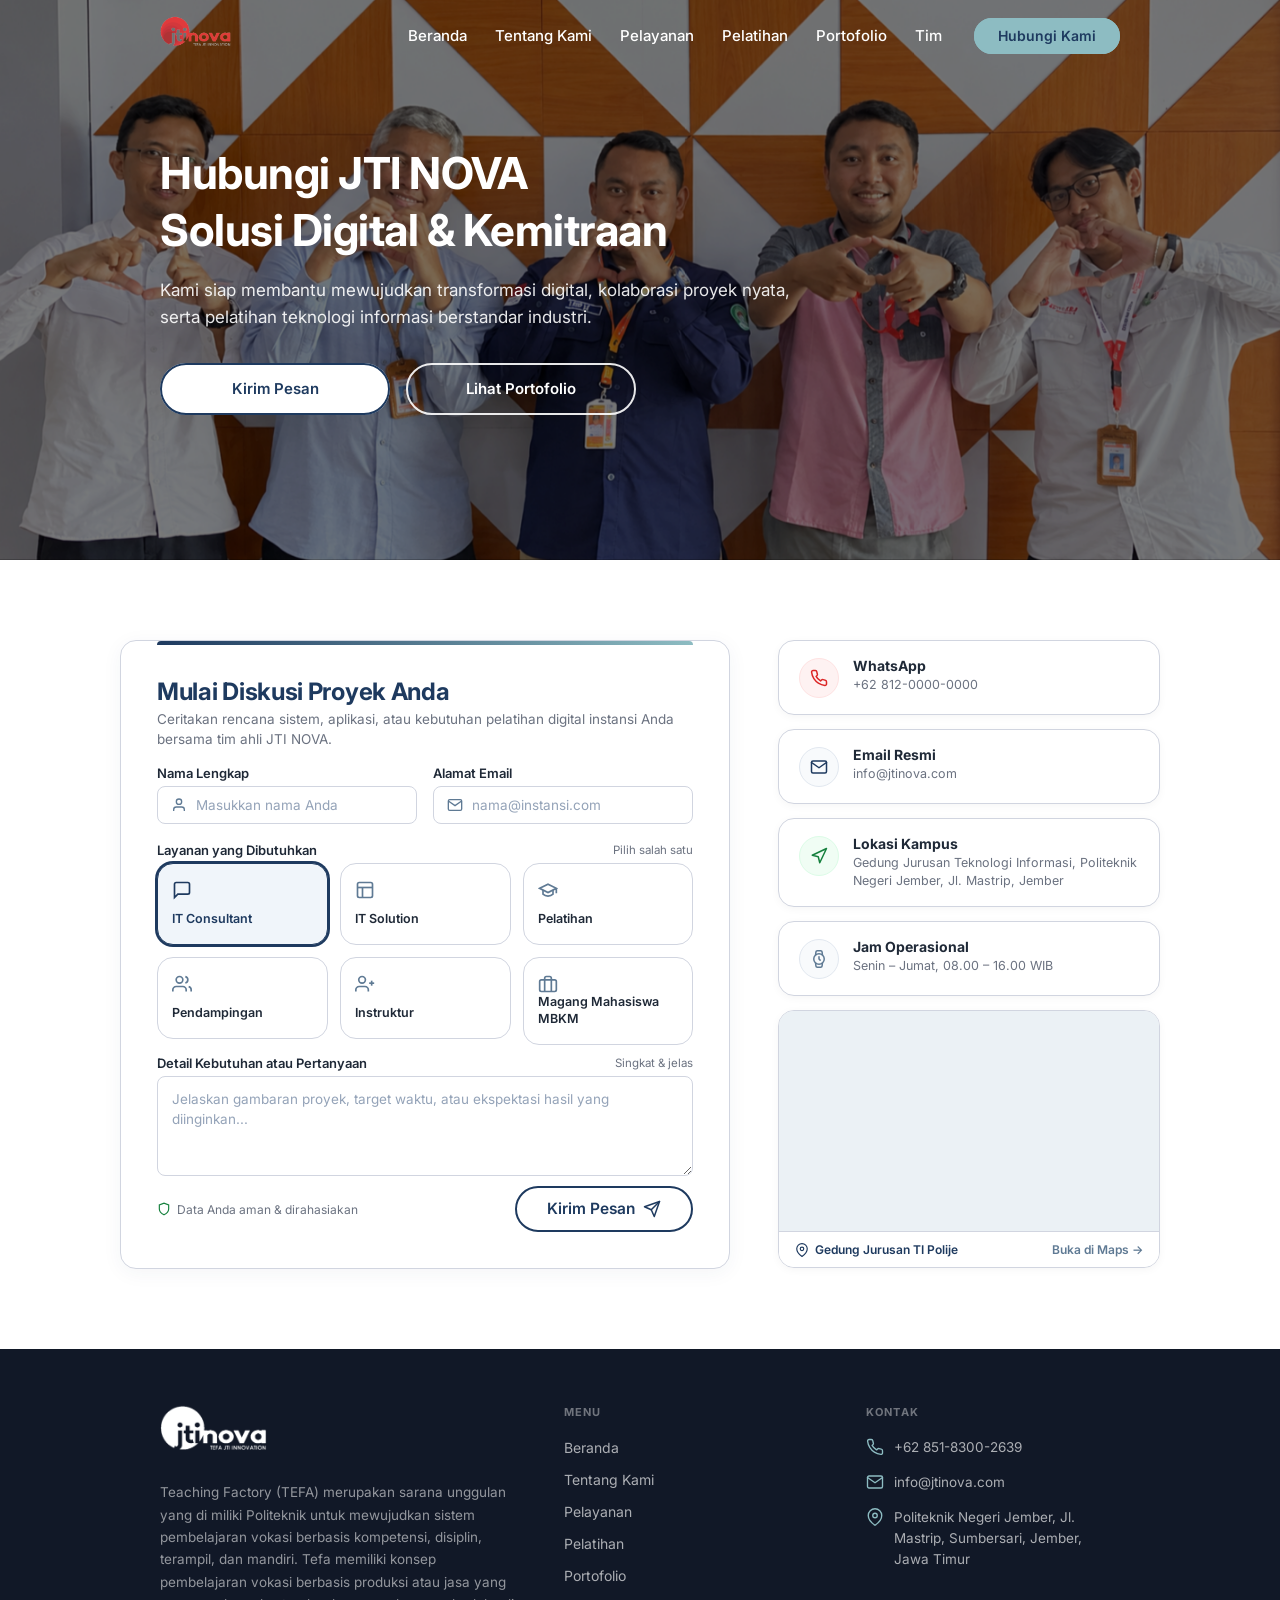
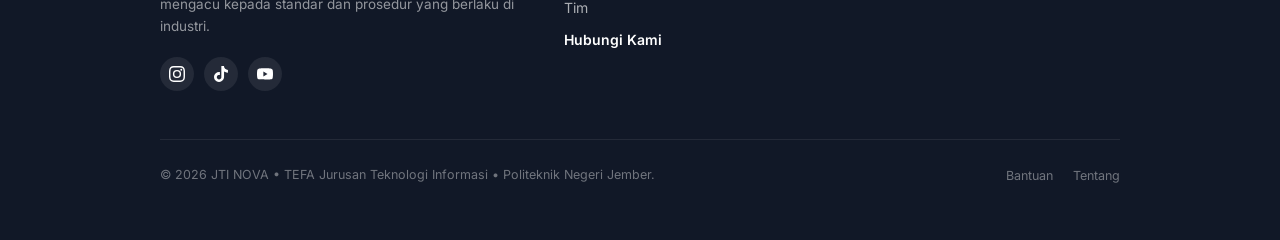
<file: Pages/HubungiKami/index.html>
<!DOCTYPE html>
<html lang="id">
<head>
    <meta charset="UTF-8">
    <meta name="viewport" content="width=device-width, initial-scale=1.0">
    <title>Hubungi Kami - JTI NOVA</title>
    <script>
        (function () {
            var path = (window.location.pathname || '').replace(/\\/g, '/');
            var matches = path.match(/^(.*?)\/(Pages|api|Components)/);
            var base;
            if (matches) {
                base = matches[1];
            } else {
                var idx = path.lastIndexOf('/');
                base = idx > 0 ? path.substring(0, idx) : '';
                base = base.replace(/[\/\\]+$/, '');
                if (base === '/' || base === '\\') {
                    base = '';
                }
            }
            window.base_url = base;
            window.current_page = 'hubungi-kami';
            document.write('<link rel="stylesheet" href="' + base + '/Style/style.css">');
        })();
    </script>
    <script src="../../Components/button.js"></script>
    <script>
        function placeButton(options) {
            document.currentScript.insertAdjacentHTML('beforebegin', renderButton(options));
        }
    </script>
    <style>
        html {
            -webkit-text-size-adjust: 100%;
        }
        body {
            overflow-x: clip;
        }

        .contact-page-section {
            padding: var(--space-80) 0;
            background-color: var(--bg-white);
            min-height: 60vh;
            width: 100%;
            box-sizing: border-box;
        }

        .contact-layout-grid {
            display: grid;
            grid-template-columns: 1.6fr 1fr;
            gap: var(--space-48);
            align-items: start;
            width: 100%;
            box-sizing: border-box;
        }

        .contact-card {
            background-color: var(--bg-white);
            border-radius: var(--radius-card);
            border: 1px solid var(--border-default);
            box-shadow: 0 4px 20px rgba(30, 58, 95, 0.05);
            padding: 36px;
            box-sizing: border-box;
            position: relative;
            width: 100%;
        }

        .contact-card::before {
            content: '';
            position: absolute;
            top: 0;
            left: 36px;
            right: 36px;
            height: 4px;
            background: linear-gradient(90deg, var(--brand-primary), var(--brand-teal));
            border-radius: 4px 4px 0 0;
        }

        .contact-form-header {
            margin-bottom: var(--space-16);
        }

        .contact-form-title {
            font-size: clamp(20px, 2.5vw, 24px);
            font-weight: 700;
            color: var(--brand-primary);
            margin: 0 0 4px;
            font-family: 'Inter', sans-serif;
            letter-spacing: -0.3px;
            overflow-wrap: anywhere;
        }

        .contact-form-subtitle {
            font-size: clamp(12.5px, 1.5vw, 13.5px);
            color: var(--text-secondary);
            margin: 0;
            font-family: 'Inter', sans-serif;
            line-height: 1.45;
            overflow-wrap: break-word;
        }

        .form-row-2col {
            display: grid;
            grid-template-columns: 1fr 1fr;
            gap: 16px;
            margin-bottom: 8px;
            width: 100%;
            box-sizing: border-box;
        }

        .form-group {
            display: flex;
            flex-direction: column;
            gap: 5px;
            margin-bottom: 10px;
            width: 100%;
            box-sizing: border-box;
        }

        .form-label {
            font-family: 'Inter', sans-serif;
            font-size: 13px;
            font-weight: 600;
            color: var(--text-primary);
            display: flex;
            align-items: center;
            justify-content: space-between;
        }

        .form-label-hint {
            font-size: 11.5px;
            color: var(--text-secondary);
            font-weight: 400;
        }

        .form-input-box {
            position: relative;
            display: flex;
            align-items: center;
            width: 100%;
            box-sizing: border-box;
        }

        .form-input-icon {
            position: absolute;
            left: 14px;
            color: var(--brand-slate);
            pointer-events: none;
            display: flex;
            align-items: center;
            justify-content: center;
        }

        .form-input-icon svg {
            width: 16px;
            height: 16px;
        }

        .form-input,
        .form-textarea {
            width: 100%;
            padding: 10px 14px 10px 38px;
            font-family: 'Inter', sans-serif;
            font-size: 13.5px;
            color: var(--text-primary);
            background-color: var(--bg-white);
            border: 1px solid var(--border-default);
            border-radius: var(--radius-input);
            outline: none;
            box-sizing: border-box;
            transition: all 0.2s ease;
        }

        .form-input::placeholder,
        .form-textarea::placeholder {
            color: #94a3b8;
        }

        .form-input:focus,
        .form-textarea:focus {
            border-color: var(--brand-primary);
            box-shadow: 0 0 0 3px rgba(30, 58, 95, 0.12);
            background-color: var(--bg-white);
        }

        .service-selection-grid {
            display: grid;
            grid-template-columns: repeat(3, 1fr);
            gap: 12px;
            width: 100%;
            box-sizing: border-box;
        }

        .service-option-item {
            position: relative;
            min-width: 0;
        }

        .service-option-item input[type="radio"] {
            position: absolute;
            opacity: 0;
            pointer-events: none;
        }

        .service-option-label {
            display: flex;
            flex-direction: column;
            align-items: flex-start;
            justify-content: space-between;
            min-height: 82px;
            padding: 16px 14px;
            border: 1.5px solid var(--border-default);
            border-radius: var(--radius-card);
            background-color: var(--bg-white);
            cursor: pointer;
            transition: all 0.2s ease;
            user-select: none;
            box-sizing: border-box;
            width: 100%;
        }

        .service-option-icon {
            color: var(--brand-slate);
            transition: color 0.2s ease;
            display: flex;
            align-items: center;
        }

        .service-option-icon svg {
            width: 20px;
            height: 20px;
        }

        .service-option-text {
            font-family: 'Inter', sans-serif;
            font-size: 12.5px;
            font-weight: 600;
            color: var(--text-primary);
            line-height: 1.35;
            overflow-wrap: anywhere;
        }

        .service-option-item:hover .service-option-label {
            border-color: var(--brand-primary);
            background-color: var(--bg-soft);
        }

        .service-option-item input[type="radio"]:checked + .service-option-label {
            border-color: var(--brand-primary);
            background-color: #f0f5fa;
            box-shadow: 0 0 0 2px var(--brand-primary);
        }

        .service-option-item input[type="radio"]:checked + .service-option-label .service-option-icon {
            color: var(--brand-primary);
        }

        .service-option-item input[type="radio"]:checked + .service-option-label .service-option-text {
            color: var(--brand-primary);
        }

        .form-textarea {
            padding: 12px 14px;
            resize: vertical;
            min-height: 100px;
            line-height: 1.5;
        }

        .form-footer-action {
            display: flex;
            align-items: center;
            justify-content: space-between;
            gap: var(--space-16);
            margin-top: 4px;
            width: 100%;
            box-sizing: border-box;
        }

        .form-privacy-note {
            font-size: 12px;
            color: var(--text-secondary);
            font-family: 'Inter', sans-serif;
            display: flex;
            align-items: center;
            gap: 6px;
            overflow-wrap: anywhere;
        }

        .form-privacy-note svg {
            width: 14px;
            height: 14px;
            color: #15803d;
            flex-shrink: 0;
        }

        .contact-info-column {
            display: flex;
            flex-direction: column;
            gap: 14px;
            width: 100%;
            box-sizing: border-box;
        }

        .info-pill-card {
            background-color: var(--bg-white);
            border: 1px solid var(--border-default);
            border-radius: var(--radius-card);
            box-shadow: 0 2px 8px rgba(0, 0, 0, 0.04);
            padding: 16px 20px;
            display: flex;
            align-items: flex-start;
            gap: 14px;
            box-sizing: border-box;
            transition: transform 0.2s ease, box-shadow 0.2s ease, border-color 0.2s ease;
            text-decoration: none;
            color: inherit;
            width: 100%;
        }

        .info-pill-card:hover {
            transform: translateY(-2px);
            box-shadow: 0 6px 16px rgba(0, 0, 0, 0.08);
            border-color: var(--brand-teal);
        }

        .info-icon-bubble {
            width: 38px;
            height: 38px;
            border-radius: 50%;
            display: flex;
            align-items: center;
            justify-content: center;
            flex-shrink: 0;
            margin-top: 1px;
            transition: transform 0.2s ease;
        }

        .info-pill-card:hover .info-icon-bubble {
            transform: scale(1.08);
        }

        .info-icon-bubble.icon-wa {
            background-color: #fef2f2;
            color: #dc2626;
            border: 1px solid #fee2e2;
        }

        .info-icon-bubble.icon-email {
            background-color: #f8fafc;
            color: var(--brand-primary);
            border: 1px solid #e2e8f0;
        }

        .info-icon-bubble.icon-alamat {
            background-color: #f0fdf4;
            color: #15803d;
            border: 1px solid #dcfce7;
        }

        .info-icon-bubble.icon-jam {
            background-color: #f8fafc;
            color: var(--brand-slate);
            border: 1px solid #e2e8f0;
        }

        .info-icon-bubble svg {
            width: 18px;
            height: 18px;
        }

        .info-text-group {
            display: flex;
            flex-direction: column;
            flex: 1;
            min-width: 0;
        }

        .info-title {
            font-family: 'Inter', sans-serif;
            font-size: 14px;
            font-weight: 700;
            color: var(--text-primary);
            margin: 0 0 2px;
            overflow-wrap: anywhere;
        }

        .info-desc {
            font-family: 'Inter', sans-serif;
            font-size: 12.5px;
            color: var(--text-secondary);
            margin: 0;
            line-height: 1.45;
            overflow-wrap: break-word;
        }

        .contact-map-wrapper {
            background-color: var(--bg-white);
            border-radius: var(--radius-card);
            border: 1px solid var(--border-default);
            box-shadow: 0 2px 8px rgba(0, 0, 0, 0.04);
            overflow: hidden;
            display: flex;
            flex-direction: column;
            width: 100%;
            box-sizing: border-box;
        }

        .contact-map-card {
            width: 100%;
            height: 220px;
            position: relative;
            background-color: var(--bg-soft);
        }

        .contact-map-card iframe {
            width: 100%;
            height: 100%;
            border: none;
            display: block;
            pointer-events: auto !important;
        }

        .contact-map-footer {
            padding: 10px 16px;
            background-color: var(--bg-white);
            border-top: 1px solid var(--border-default);
            display: flex;
            align-items: center;
            justify-content: space-between;
            gap: 10px;
            box-sizing: border-box;
            width: 100%;
        }

        .contact-map-caption {
            font-size: 12px;
            font-weight: 600;
            color: var(--brand-primary);
            font-family: 'Inter', sans-serif;
            display: flex;
            align-items: center;
            gap: 6px;
            overflow-wrap: anywhere;
        }

        .contact-map-link {
            font-size: 12px;
            color: var(--brand-slate);
            text-decoration: none;
            font-weight: 600;
            transition: color 0.2s ease;
            white-space: nowrap;
        }

        .contact-map-link:hover {
            color: var(--brand-primary);
            text-decoration: underline;
        }

        .success-box-wrapper {
            max-width: 640px;
            margin: 0 auto;
            width: 100%;
            box-sizing: border-box;
        }

        .success-card {
            background-color: var(--bg-white);
            border-radius: var(--radius-card);
            border: 1.5px solid #22c55e;
            box-shadow: var(--shadow-card);
            padding: 56px 40px;
            text-align: center;
            display: flex;
            flex-direction: column;
            align-items: center;
            box-sizing: border-box;
            width: 100%;
        }

        .success-icon-badge {
            width: 64px;
            height: 64px;
            border-radius: 50%;
            background-color: #15803d;
            color: var(--bg-white);
            display: flex;
            align-items: center;
            justify-content: center;
            margin-bottom: var(--space-24);
            box-shadow: 0 4px 14px rgba(21, 128, 61, 0.25);
        }

        .success-icon-badge svg {
            width: 32px;
            height: 32px;
            stroke-width: 3;
        }

        .success-title {
            font-size: 26px;
            font-weight: 700;
            color: var(--text-primary);
            margin: 0 0 var(--space-16);
            font-family: 'Inter', sans-serif;
            overflow-wrap: anywhere;
        }

        .success-desc {
            font-size: 14px;
            line-height: 1.6;
            color: var(--text-secondary);
            max-width: 460px;
            margin: 0 0 var(--space-24);
            font-family: 'Inter', sans-serif;
            overflow-wrap: break-word;
        }

        .success-btn-group {
            display: flex;
            flex-direction: column;
            gap: 12px;
            width: 100%;
            max-width: 240px;
        }

        @media (max-width: 1024px) {
            .container {
                padding-left: 40px;
                padding-right: 40px;
            }

            .contact-layout-grid {
                grid-template-columns: 1fr;
                gap: var(--space-32);
            }

            .service-selection-grid {
                grid-template-columns: repeat(2, 1fr);
            }
        }

        @media (max-width: 768px) {
            .container {
                padding-left: 24px;
                padding-right: 24px;
            }

            .contact-card {
                padding: 28px 20px;
            }

            .contact-card::before {
                left: 20px;
                right: 20px;
            }
        }

        @media (max-width: 640px) {
            .container {
                padding-left: 16px;
                padding-right: 16px;
            }

            .form-row-2col {
                grid-template-columns: 1fr;
                gap: 12px;
            }

            .service-selection-grid {
                grid-template-columns: 1fr;
            }

            .contact-card {
                padding: 20px 16px;
            }

            .contact-card::before {
                left: 16px;
                right: 16px;
            }

            .form-footer-action {
                flex-direction: column-reverse;
                align-items: stretch;
            }

            .btn-submit-message {
                width: 100%;
            }

            .success-card {
                padding: 36px 20px;
            }
        }
    </style>
</head>
<body>

    <script src="../../Components/navbar.js"></script>

    <script>
        window.carousel_slides = [
            {
                id: 1,
                image: window.base_url + '/Assets/images/foto-hubungikami.png',
                title: 'Hubungi JTI NOVA\nSolusi Digital & Kemitraan',
                description: 'Kami siap membantu mewujudkan transformasi digital, kolaborasi proyek nyata, serta pelatihan teknologi informasi berstandar industri.',
                buttons: [
                    { text: 'Kirim Pesan', link: '#kontak-form', variant: 'primary' },
                    { text: 'Lihat Portofolio', link: '/Pages/Portofolio/index.html', variant: 'outline-white' }
                ]
            }
        ];
    </script>
    <script src="../../Components/carousel.js"></script>

    <section id="kontak-form" class="contact-page-section">
        <div class="container">

            <div id="successView" class="success-box-wrapper" style="display: none;">
                <div class="success-card">
                    <div class="success-icon-badge">
                        <svg viewBox="0 0 24 24" fill="none" stroke="currentColor">
                            <polyline points="20 6 9 17 4 12"/>
                        </svg>
                    </div>
                    <h2 class="success-title">Pesan Terkirim</h2>
                    <p class="success-desc">
                        Terima kasih telah menghubungi JTI NOVA. Tim kami akan membalas melalui email atau WhatsApp dalam 1×24 jam kerja.
                    </p>
                    <div class="success-btn-group">
                        <script>
                            placeButton({
                                href: '/Pages/index.html',
                                text: 'Kembali ke Beranda',
                                variant: 'primary',
                                size: 'md',
                                class: 'btn-block'
                            });
                        </script>
                        <script>
                            placeButton({
                                href: '/Pages/HubungiKami/index.html',
                                text: 'Kirim Pesan Lagi',
                                variant: 'outline',
                                size: 'md',
                                id: 'btnKirimLagi',
                                class: 'btn-block'
                            });
                        </script>
                    </div>
                </div>
            </div>

            <div id="formView" class="contact-layout-grid">

                <div class="contact-card">
                    <div class="contact-form-header">
                        <h2 class="contact-form-title">Mulai Diskusi Proyek Anda</h2>
                        <p class="contact-form-subtitle">Ceritakan rencana sistem, aplikasi, atau kebutuhan pelatihan digital instansi Anda bersama tim ahli JTI NOVA.</p>
                    </div>

                    <form id="contactForm" method="POST">
                        <input type="hidden" name="action" value="kirim_pesan">

                        <div class="form-row-2col">
                            <div class="form-group">
                                <label for="nama" class="form-label">Nama Lengkap</label>
                                <div class="form-input-box">
                                    <span class="form-input-icon">
                                        <svg viewBox="0 0 24 24" fill="none" stroke="currentColor" stroke-width="2"><path d="M20 21v-2a4 4 0 0 0-4-4H8a4 4 0 0 0-4 4v2"/><circle cx="12" cy="7" r="4"/></svg>
                                    </span>
                                    <input type="text" id="nama" name="nama" class="form-input" placeholder="Masukkan nama Anda" required>
                                </div>
                            </div>
                            <div class="form-group">
                                <label for="email" class="form-label">Alamat Email</label>
                                <div class="form-input-box">
                                    <span class="form-input-icon">
                                        <svg viewBox="0 0 24 24" fill="none" stroke="currentColor" stroke-width="2"><path d="M4 4h16c1.1 0 2 .9 2 2v12c0 1.1-.9 2-2 2H4c-1.1 0-2-.9-2-2V6c0-1.1.9-2 2-2z"/><polyline points="22,6 12,13 2,6"/></svg>
                                    </span>
                                    <input type="email" id="email" name="email" class="form-input" placeholder="nama@instansi.com" required>
                                </div>
                            </div>
                        </div>

                        <div class="form-group">
                            <label class="form-label">
                                <span>Layanan yang Dibutuhkan</span>
                                <span class="form-label-hint">Pilih salah satu</span>
                            </label>
                            <div class="service-selection-grid">
                                <div class="service-option-item">
                                    <input type="radio" id="srv_it_consultant" name="layanan" value="IT Consultant" checked required>
                                    <label for="srv_it_consultant" class="service-option-label">
                                        <span class="service-option-icon"><svg viewBox="0 0 24 24" fill="none" stroke="currentColor" stroke-width="2"><path d="M21 15a2 2 0 0 1-2 2H7l-4 4V5a2 2 0 0 1 2-2h14a2 2 0 0 1 2 2z"/></svg></span>
                                        <span class="service-option-text">IT Consultant</span>
                                    </label>
                                </div>
                                <div class="service-option-item">
                                    <input type="radio" id="srv_it_solution" name="layanan" value="IT Solution" required>
                                    <label for="srv_it_solution" class="service-option-label">
                                        <span class="service-option-icon"><svg viewBox="0 0 24 24" fill="none" stroke="currentColor" stroke-width="2"><rect x="3" y="3" width="18" height="18" rx="2"/><path d="M3 9h18"/><path d="M9 21V9"/></svg></span>
                                        <span class="service-option-text">IT Solution</span>
                                    </label>
                                </div>
                                <div class="service-option-item">
                                    <input type="radio" id="srv_pelatihan" name="layanan" value="Pelatihan" required>
                                    <label for="srv_pelatihan" class="service-option-label">
                                        <span class="service-option-icon"><svg viewBox="0 0 24 24" fill="none" stroke="currentColor" stroke-width="2"><path d="M22 10v6M2 10l10-5 10 5-10 5z"/><path d="M6 12v5c3 3 9 3 12 0v-5"/></svg></span>
                                        <span class="service-option-text">Pelatihan</span>
                                    </label>
                                </div>
                                <div class="service-option-item">
                                    <input type="radio" id="srv_pendampingan" name="layanan" value="Pendampingan" required>
                                    <label for="srv_pendampingan" class="service-option-label">
                                        <span class="service-option-icon"><svg viewBox="0 0 24 24" fill="none" stroke="currentColor" stroke-width="2"><path d="M17 21v-2a4 4 0 0 0-4-4H5a4 4 0 0 0-4 4v2"/><circle cx="9" cy="7" r="4"/><path d="M23 21v-2a4 4 0 0 0-3-3.87"/><path d="M16 3.13a4 4 0 0 1 0 7.75"/></svg></span>
                                        <span class="service-option-text">Pendampingan</span>
                                    </label>
                                </div>
                                <div class="service-option-item">
                                    <input type="radio" id="srv_instruktur" name="layanan" value="Instruktur" required>
                                    <label for="srv_instruktur" class="service-option-label">
                                        <span class="service-option-icon"><svg viewBox="0 0 24 24" fill="none" stroke="currentColor" stroke-width="2"><path d="M16 21v-2a4 4 0 0 0-4-4H5a4 4 0 0 0-4 4v2"/><circle cx="8.5" cy="7" r="4"/><line x1="20" y1="8" x2="20" y2="14"/><line x1="23" y1="11" x2="17" y2="11"/></svg></span>
                                        <span class="service-option-text">Instruktur</span>
                                    </label>
                                </div>
                                <div class="service-option-item">
                                    <input type="radio" id="srv_magang_mbkm" name="layanan" value="Magang Mahasiswa MBKM" required>
                                    <label for="srv_magang_mbkm" class="service-option-label">
                                        <span class="service-option-icon"><svg viewBox="0 0 24 24" fill="none" stroke="currentColor" stroke-width="2"><rect x="2" y="7" width="20" height="14" rx="2" ry="2"/><path d="M16 21V5a2 2 0 0 0-2-2h-4a2 2 0 0 0-2 2v16"/></svg></span>
                                        <span class="service-option-text">Magang Mahasiswa MBKM</span>
                                    </label>
                                </div>
                            </div>
                        </div>

                        <div class="form-group">
                            <label for="pesan" class="form-label">
                                <span>Detail Kebutuhan atau Pertanyaan</span>
                                <span class="form-label-hint">Singkat &amp; jelas</span>
                            </label>
                            <textarea id="pesan" name="pesan" class="form-textarea" placeholder="Jelaskan gambaran proyek, target waktu, atau ekspektasi hasil yang diinginkan..." required></textarea>
                        </div>

                        <div class="form-footer-action">
                            <div class="form-privacy-note">
                                <svg viewBox="0 0 24 24" fill="none" stroke="currentColor" stroke-width="2"><path d="M12 22s8-4 8-10V5l-8-3-8 3v7c0 6 8 10 8 10z"/></svg>
                                <span>Data Anda aman &amp; dirahasiakan</span>
                            </div>
                            <script>
                                placeButton({
                                    type: 'submit',
                                    text: 'Kirim Pesan',
                                    icon: 'send',
                                    icon_position: 'right',
                                    variant: 'primary',
                                    size: 'md',
                                    class: 'btn-submit-message'
                                });
                            </script>
                        </div>
                    </form>
                </div>

                <div class="contact-info-column">

                    <a href="https://wa.me/6281200000000" target="_blank" rel="noopener noreferrer" class="info-pill-card">
                        <div class="info-icon-bubble icon-wa">
                            <svg viewBox="0 0 24 24" fill="none" stroke="currentColor" stroke-width="2" stroke-linecap="round" stroke-linejoin="round">
                                <path d="M22 16.92v3a2 2 0 0 1-2.18 2 19.79 19.79 0 0 1-8.63-3.07 19.5 19.5 0 0 1-6-6 19.79 19.79 0 0 1-3.07-8.67A2 2 0 0 1 4.11 2h3a2 2 0 0 1 2 1.72 12.84 12.84 0 0 0 .7 2.81 2 2 0 0 1-.45 2.11L8.09 9.91a16 16 0 0 0 6 6l1.27-1.27a2 2 0 0 1 2.11-.45 12.84 12.84 0 0 0 2.81.7A2 2 0 0 1 22 16.92z"/>
                            </svg>
                        </div>
                        <div class="info-text-group">
                            <h3 class="info-title">WhatsApp</h3>
                            <p class="info-desc">+62 812-0000-0000</p>
                        </div>
                    </a>

                    <a href="mailto:info@jtinova.com" class="info-pill-card">
                        <div class="info-icon-bubble icon-email">
                            <svg viewBox="0 0 24 24" fill="none" stroke="currentColor" stroke-width="2" stroke-linecap="round" stroke-linejoin="round">
                                <path d="M4 4h16c1.1 0 2 .9 2 2v12c0 1.1-.9 2-2 2H4c-1.1 0-2-.9-2-2V6c0-1.1.9-2 2-2z"/>
                                <polyline points="22,6 12,13 2,6"/>
                            </svg>
                        </div>
                        <div class="info-text-group">
                            <h3 class="info-title">Email Resmi</h3>
                            <p class="info-desc">info@jtinova.com</p>
                        </div>
                    </a>

                    <div class="info-pill-card">
                        <div class="info-icon-bubble icon-alamat">
                            <svg viewBox="0 0 24 24" fill="none" stroke="currentColor" stroke-width="2" stroke-linecap="round" stroke-linejoin="round">
                                <polygon points="3 11 22 2 13 21 11 13 3 11"/>
                            </svg>
                        </div>
                        <div class="info-text-group">
                            <h3 class="info-title">Lokasi Kampus</h3>
                            <p class="info-desc">Gedung Jurusan Teknologi Informasi, Politeknik Negeri Jember, Jl. Mastrip, Jember</p>
                        </div>
                    </div>

                    <div class="info-pill-card">
                        <div class="info-icon-bubble icon-jam">
                            <svg viewBox="0 0 24 24" fill="none" stroke="currentColor" stroke-width="2" stroke-linecap="round" stroke-linejoin="round">
                                <circle cx="12" cy="12" r="7"/>
                                <polyline points="12 9 12 12 13.5 13.5"/>
                                <path d="M16.51 17.35l-.35 3.83a2 2 0 0 1-2 1.82H9.83a2 2 0 0 1-2-1.82l-.35-3.83m.01-10.7l.35-3.83A2 2 0 0 1 9.83 1h4.35a2 2 0 0 1 2 1.82l.35 3.83"/>
                            </svg>
                        </div>
                        <div class="info-text-group">
                            <h3 class="info-title">Jam Operasional</h3>
                            <p class="info-desc">Senin – Jumat, 08.00 – 16.00 WIB</p>
                        </div>
                    </div>

                    <div class="contact-map-wrapper">
                        <div class="contact-map-card">
                            <iframe
                                src="https://maps.google.com/maps?q=-8.1581561,113.7226039+(Gedung%20Jurusan%20Teknologi%20Informasi%20Politeknik%20Negeri%20Jember)&amp;t=&amp;z=17&amp;ie=UTF8&amp;iwloc=B&amp;output=embed"
                                allowfullscreen=""
                                loading="lazy"
                                referrerpolicy="no-referrer-when-downgrade"
                                title="Peta Interaktif Lokasi Gedung Jurusan TI Politeknik Negeri Jember">
                            </iframe>
                        </div>
                        <div class="contact-map-footer">
                            <span class="contact-map-caption">
                                <svg viewBox="0 0 24 24" width="14" height="14" fill="none" stroke="currentColor" stroke-width="2"><path d="M21 10c0 7-9 13-9 13s-9-6-9-13a9 9 0 0 1 18 0z"/><circle cx="12" cy="10" r="3"/></svg>
                                Gedung Jurusan TI Polije
                            </span>
                            <a href="https://maps.google.com/?q=-8.1581561,113.7226039" target="_blank" rel="noopener noreferrer" class="contact-map-link">
                                Buka di Maps &rarr;
                            </a>
                        </div>
                    </div>

                </div>

            </div>

        </div>
    </section>

    <script src="../../Components/footer.js"></script>

    <script>
        (function () {
            var successView = document.getElementById('successView');
            var formView = document.getElementById('formView');
            var params = new URLSearchParams(window.location.search);

            if (params.get('sent') === '1') {
                successView.style.display = '';
                formView.style.display = 'none';
            }

            function getWaktu() {
                var parts = new Intl.DateTimeFormat('en-GB', {
                    timeZone: 'Asia/Jakarta',
                    hour: '2-digit',
                    minute: '2-digit',
                    hourCycle: 'h23'
                }).formatToParts(new Date());

                var hour = 0;
                var minute = 0;
                parts.forEach(function (part) {
                    if (part.type === 'hour') hour = parseInt(part.value, 10);
                    if (part.type === 'minute') minute = parseInt(part.value, 10);
                });

                var timeVal = hour + (minute / 60);

                if (timeVal >= 4.0 && timeVal <= 10.0) {
                    return 'pagi';
                } else if (timeVal > 10.0 && timeVal <= 15.0) {
                    return 'siang';
                } else if (timeVal > 15.0 && timeVal <= 18.0) {
                    return 'sore';
                }
                return 'malam';
            }

            var form = document.getElementById('contactForm');
            form.addEventListener('submit', function (e) {
                e.preventDefault();

                var waktu = getWaktu();
                var nama = form.elements['nama'].value.trim();
                var email = form.elements['email'].value.trim();
                var layananEl = form.querySelector('input[name="layanan"]:checked');
                var layanan = layananEl ? layananEl.value.trim() : '';
                var pesan = form.elements['pesan'].value.trim();

                var template = 'Halo Admin JTI NOVA, selamat ' + waktu + '! 😊\n\n' +
                    'Saya tertarik dengan layanan JTI NOVA dan ingin bertanya lebih lanjut.\n\n' +
                    'Nama: ' + nama + '\n\n' +
                    'Email: ' + email + '\n\n' +
                    'Layanan: ' + layanan + '\n\n' +
                    'Pertanyaan/Kebutuhan: ' + pesan + '\n\n' +
                    'Ditunggu respons dan informasi selanjutnya. Terima kasih! 🙏';

                var waNumber = '+6285282439141';
                var waUrl = 'https://api.whatsapp.com/send?phone=' + waNumber + '&text=' + encodeURIComponent(template);

                window.location.href = waUrl;
            });
        })();
    </script>

</body>
</html>
</file>
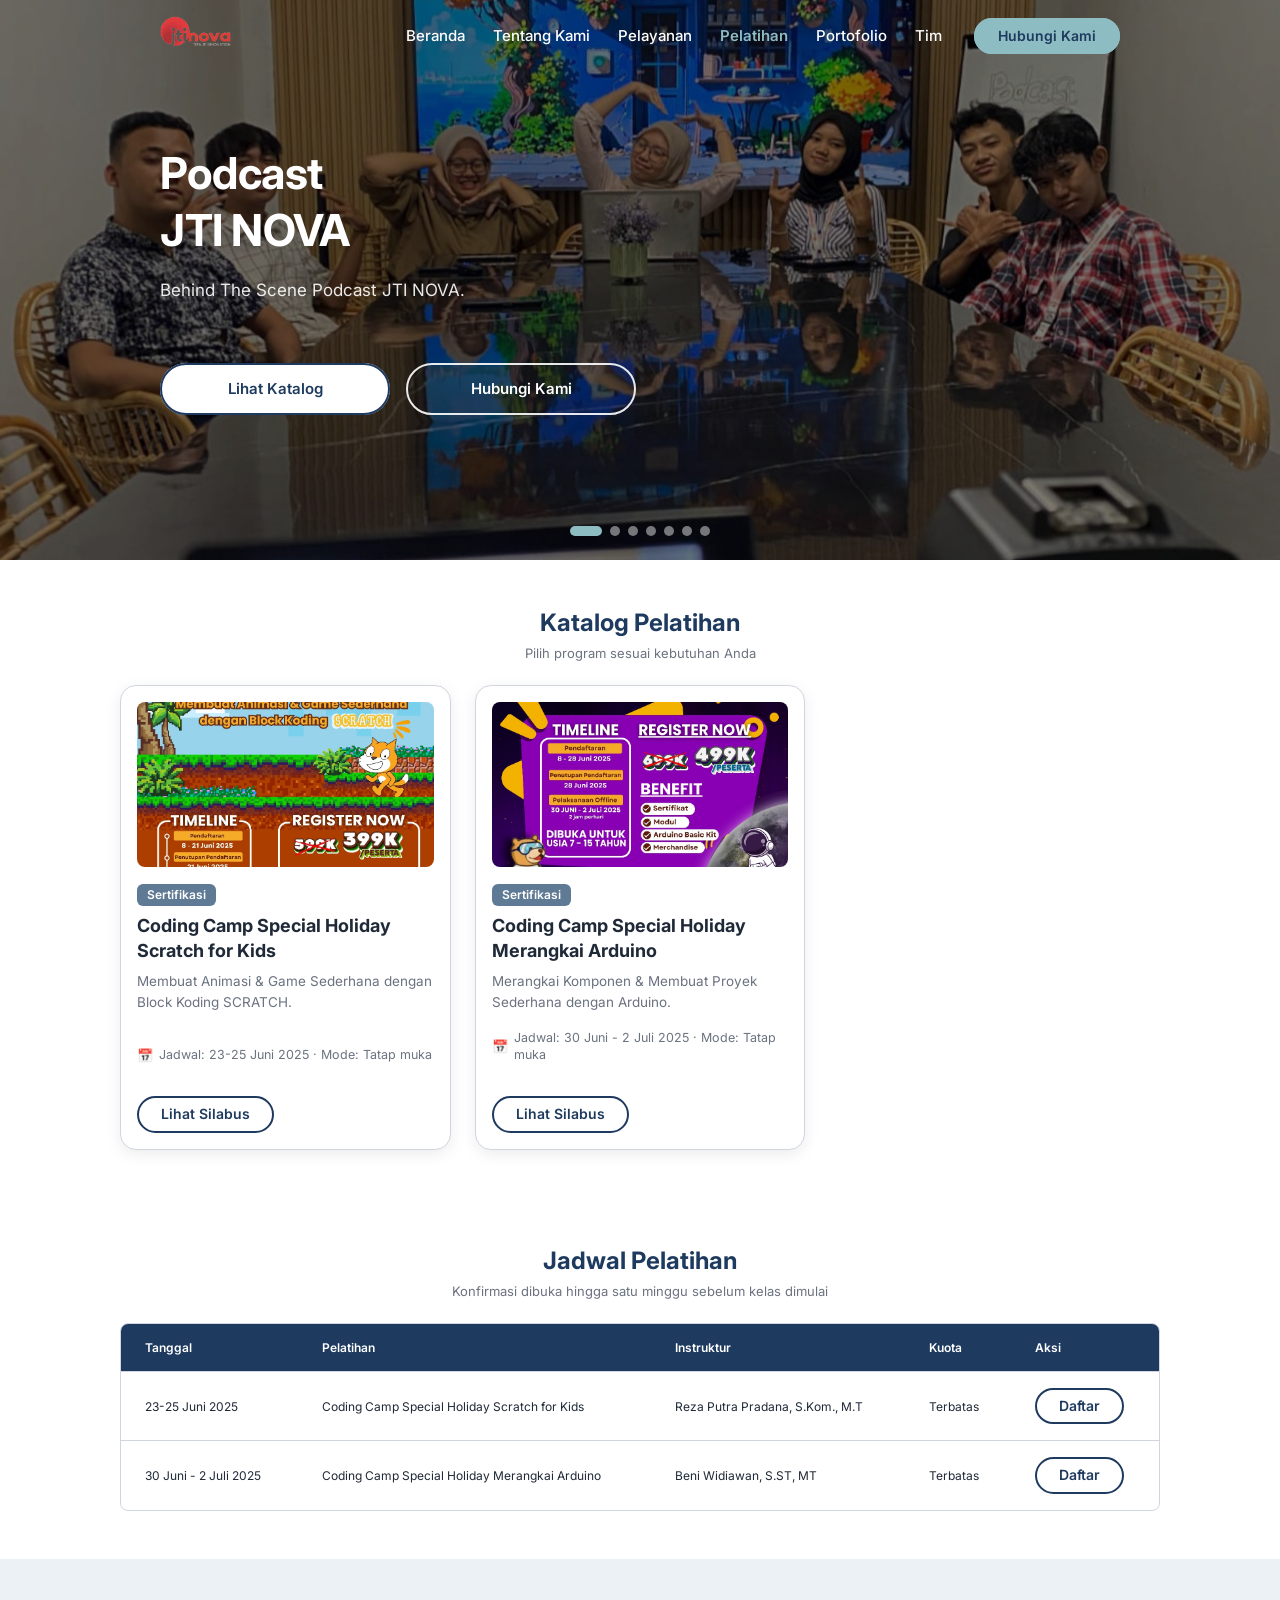
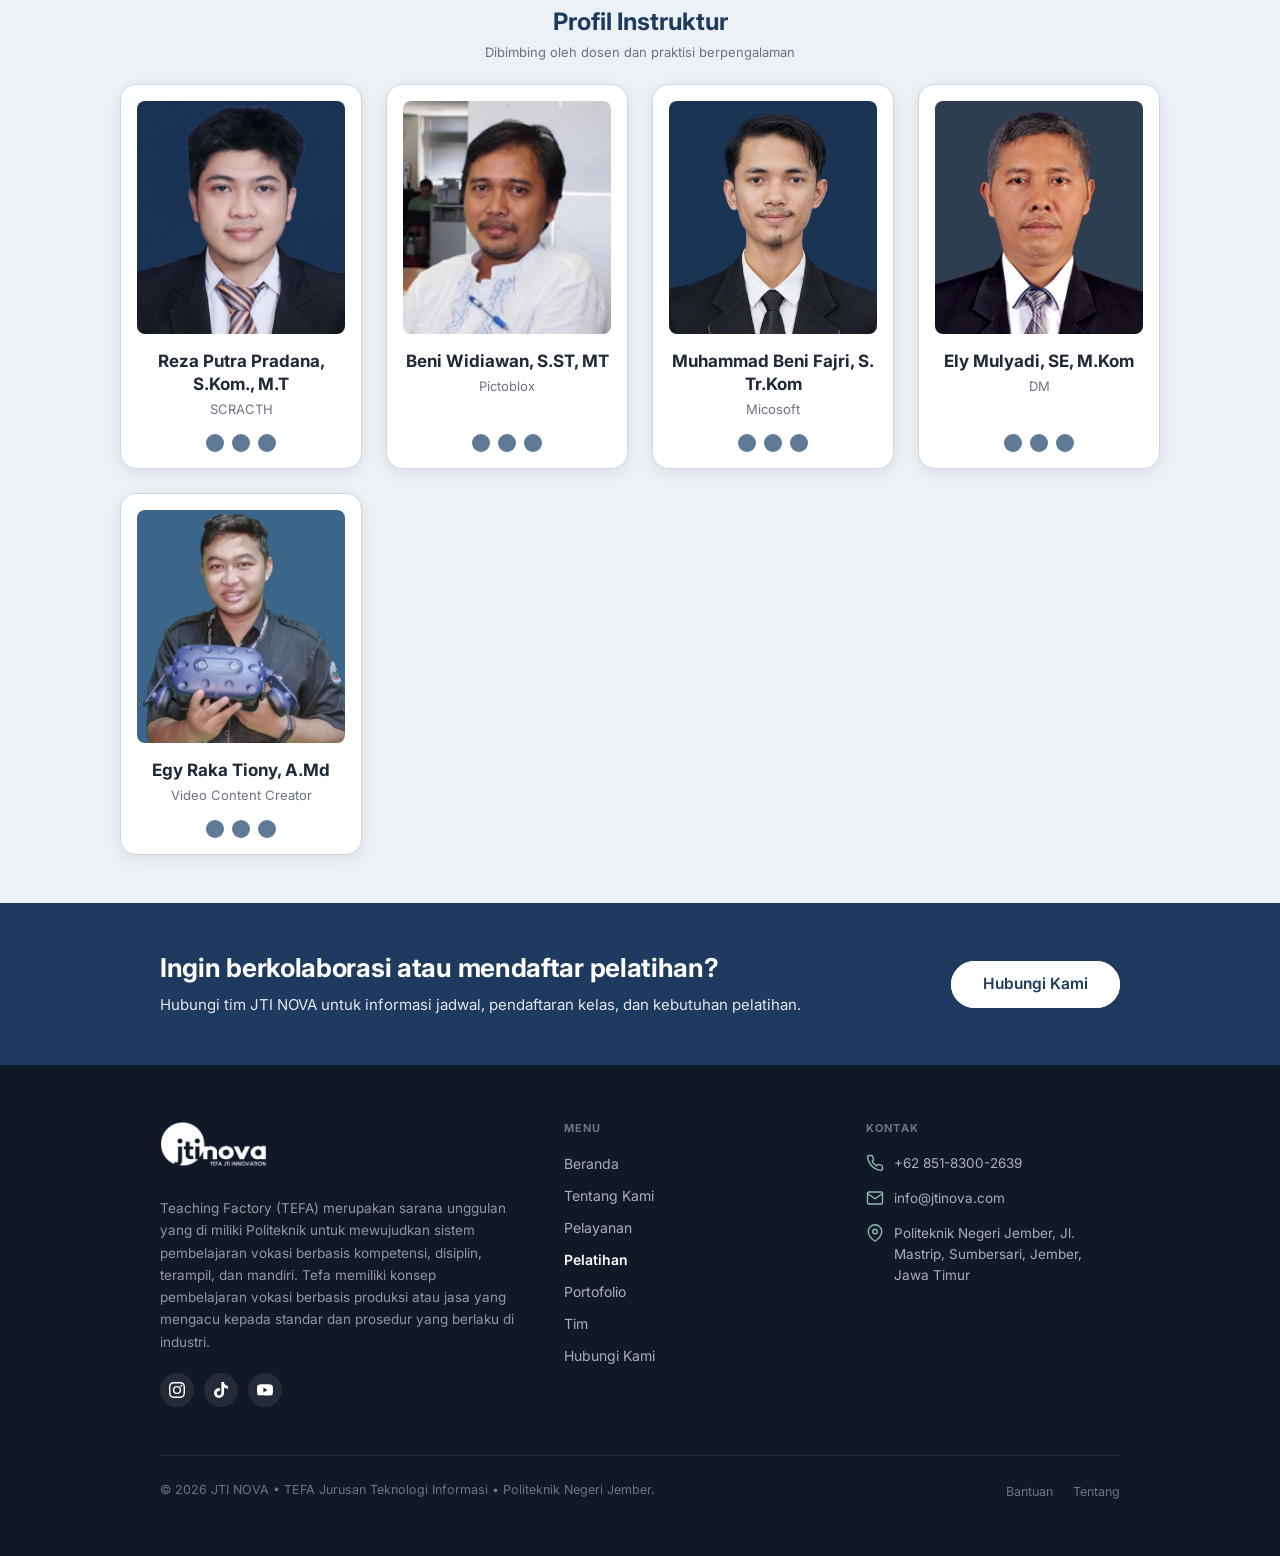
<file: Pages/Pelatihan/index.html>
<!DOCTYPE html>
<html lang="id">

<head>
    <meta charset="UTF-8">
    <meta name="viewport" content="width=device-width, initial-scale=1.0">
    <title>jtinova - Pelatihan</title>

    <link rel="stylesheet" href="../../Style/style.css">

    <style>
        html {
            -webkit-text-size-adjust: 100%;
        }

        body {
            overflow-x: clip;
            margin: 0;
        }

        @media (prefers-reduced-motion: no-preference) {
            html {
                scroll-behavior: smooth;
            }
        }

        [id] {
            scroll-margin-top: 96px;
        }

        .section {
            padding-top: var(--space-48, 48px);
            padding-bottom: var(--space-48, 48px);
            box-sizing: border-box;
            width: 100%;
        }

        .section--soft {
            background-color: var(--bg-soft, #eef3f7);
        }

        .section__head {
            text-align: center;
            margin-bottom: var(--space-24, 24px);
        }

        .section__title {
            margin: 0;
            color: var(--brand-primary, #0f294a);
            font-size: clamp(22px, 3vw, 24px);
        }

        .section__subtitle {
            margin: var(--space-8, 8px) 0 0;
            font-size: clamp(12px, 1.5vw, 13px);
            color: var(--text-secondary, #64748b);
        }

        .catalog-grid {
            display: grid;
            grid-template-columns: repeat(3, 1fr);
            gap: var(--space-24, 24px);
            width: 100%;
            box-sizing: border-box;
        }

        .syllabus {
            display: flex;
            flex-direction: column;
            gap: var(--space-8, 8px);
            max-width: 880px;
            margin: 0 auto;
            width: 100%;
            box-sizing: border-box;
        }

        .syllabus__row {
            display: grid;
            grid-template-columns: 120px 180px 1fr;
            align-items: center;
            gap: var(--space-16, 16px);
            padding: var(--space-16, 16px) var(--space-24, 24px);
            border: 1px solid var(--border-default, #e2e8f0);
            border-radius: var(--radius-input, 8px);
            background-color: var(--bg-white, #ffffff);
            font-size: 12px;
            box-sizing: border-box;
            width: 100%;
        }

        .syllabus__no {
            color: var(--text-secondary, #64748b);
            font-weight: 600;
        }

        .syllabus__topic {
            margin: 0;
            font-weight: 700;
            color: var(--text-primary, #0f172a);
            overflow-wrap: anywhere;
        }

        .syllabus__sum {
            margin: 0;
            color: var(--text-secondary, #64748b);
            overflow-wrap: break-word;
        }

        .schedule {
            overflow-x: auto;
            border: 1px solid var(--border-default, #e2e8f0);
            border-radius: var(--radius-input, 8px);
            background-color: var(--bg-white, #ffffff);
            width: 100%;
            box-sizing: border-box;
        }

        .schedule table {
            width: 100%;
            border-collapse: collapse;
            font-size: 12px;
            min-width: 600px;
        }

        .schedule th {
            padding: var(--space-16, 16px) var(--space-24, 24px);
            background-color: var(--brand-primary, #0f294a);
            color: var(--bg-white, #ffffff);
            font-weight: 600;
            text-align: left;
            white-space: nowrap;
        }

        .schedule td {
            padding: var(--space-16, 16px) var(--space-24, 24px);
            border-top: 1px solid var(--border-default, #e2e8f0);
            color: var(--text-primary, #0f172a);
            overflow-wrap: anywhere;
        }

        .instr-grid {
            display: grid;
            grid-template-columns: repeat(4, 1fr);
            gap: var(--space-24, 24px);
            width: 100%;
            box-sizing: border-box;
        }

        .instr-link {
            display: block;
            color: inherit;
            text-decoration: none;
            border-radius: var(--radius-card, 12px);
            min-width: 0;
        }

        .instr-link:focus-visible {
            outline: 2px solid var(--brand-teal, #0d9488);
            outline-offset: 3px;
        }

        @media (max-width: 1024px) {
            .container {
                padding-left: 40px;
                padding-right: 40px;
            }

            .catalog-grid,
            .instr-grid {
                grid-template-columns: repeat(2, 1fr);
                gap: 20px;
            }
        }

        @media (max-width: 768px) {
            .container {
                padding-left: 24px;
                padding-right: 24px;
            }

            .syllabus__row {
                grid-template-columns: 1fr;
                gap: 6px;
                padding: 16px;
            }
        }

        @media (max-width: 640px) {
            .container {
                padding-left: 16px;
                padding-right: 16px;
            }

            .catalog-grid,
            .instr-grid {
                grid-template-columns: 1fr;
                gap: 16px;
            }

            .section {
                padding-top: 36px;
                padding-bottom: 36px;
            }
        }
    </style>
</head>

<body>

    <div id="navbar-container"></div>

    <div id="carousel-container"></div>

    <section class="section" id="katalog">
        <div class="container">
            <div class="section__head">
                <h2 class="heading-2 section__title">Katalog Pelatihan</h2>
                <p class="section__subtitle">Pilih program sesuai kebutuhan Anda</p>
            </div>
            <div class="catalog-grid" id="katalog-grid"></div>
        </div>
    </section>

    <section class="section" id="jadwal">
        <div class="container">
            <div class="section__head">
                <h2 class="heading-2 section__title">Jadwal Pelatihan</h2>
                <p class="section__subtitle">Konfirmasi dibuka hingga satu minggu sebelum kelas dimulai</p>
            </div>
            <div class="schedule">
                <table>
                    <thead>
                        <tr>
                            <th>Tanggal</th>
                            <th>Pelatihan</th>
                            <th>Instruktur</th>
                            <th>Kuota</th>
                            <th>Aksi</th>
                        </tr>
                    </thead>
                    <tbody id="jadwal-tbody"></tbody>
                </table>
            </div>
        </div>
    </section>

    <section class="section section--soft" id="instruktur">
        <div class="container">
            <div class="section__head">
                <h2 class="heading-2 section__title">Profil Instruktur</h2>
                <p class="section__subtitle">Dibimbing oleh dosen dan praktisi berpengalaman</p>
            </div>
            <div class="instr-grid" id="instruktur-grid"></div>
        </div>
    </section>
    
    <div id="cta-container"></div>
    <div id="footer-container"></div>

    <script>
        window.current_page = 'pelatihan';
        window.navbar_autorender = false;
        window.carousel_autorender = false;
        window.footer_autorender = false;
    </script>

    <script src="../../Components/ctacontainer.js"></script>
    <script src="../../Components/button.js"></script>
    <script src="../../Components/card.js"></script>
    <script src="../../Components/carousel.js"></script>
    <script src="../../Components/navbar.js"></script>
    <script src="../../Components/footer.js"></script>

    <script>
        (function () {
            "use strict";

            var baseUrl = (typeof window.baseUrl === 'string') ? window.baseUrl : '../..';
            var imagesUrl = baseUrl + '/Assets/images/';

            var katalog = [
                {
                    id: 1,
                    judul: "Coding Camp Special Holiday Scratch for Kids",
                    badge: "Sertifikasi",
                    deskripsi: "Membuat Animasi & Game Sederhana dengan Block Koding SCRATCH.",
                    tanggal: "23-25 Juni 2025",
                    mode: "Tatap muka",
                    kuota: "Terbatas",
                    instruktur: "Reza Putra Pradana, S.Kom., M.T",
                    gambar: "Foto-Pelatihan/foto1.jpg",
                    silabus: [
                        { pertemuan: "Pertemuan 1", materi: "Dasar HTML & CSS", ringkasan: "Struktur halaman, styling, dan layout responsif" },
                        { pertemuan: "Pertemuan 2", materi: "JavaScript Dasar", ringkasan: "Variabel, fungsi, DOM, dan event" },
                        { pertemuan: "Pertemuan 3", materi: "Backend & Database", ringkasan: "PHP, REST API, dan pengelolaan database" },
                        { pertemuan: "Proyek Akhir", materi: "Proyek Akhir", ringkasan: "Integrasi, penyajian, dan presentasi" }
                    ]
                },
                {
                    id: 2,
                    judul: "Coding Camp Special Holiday Merangkai Arduino",
                    badge: "Sertifikasi",
                    deskripsi: "Merangkai Komponen & Membuat Proyek Sederhana dengan Arduino.",
                    tanggal: "30 Juni - 2 Juli 2025",
                    mode: "Tatap muka",
                    kuota: "Terbatas",
                    instruktur: "Beni Widiawan, S.ST, MT",
                    gambar: "Foto-Pelatihan/foto2.jpg",
                    silabus: [
                        { pertemuan: "Pertemuan 1", materi: "Dasar UI/UX", ringkasan: "Prinsip desain dan alur kerja desainer" },
                        { pertemuan: "Pertemuan 2", materi: "Riset & Wireframe", ringkasan: "User persona, user flow, dan wireframe" },
                        { pertemuan: "Pertemuan 3", materi: "Desain Visual", ringkasan: "Komponen, warna, tipografi, dan design system" },
                        { pertemuan: "Proyek Akhir", materi: "Prototipe", ringkasan: "Prototipe interaktif dan uji kegunaan" }
                    ]
                }
            ];

            var instruktur = [
                { id: 1, nama: "Reza Putra Pradana, S.Kom., M.T", peran: "SCRACTH", foto: "Foto-Instruktur/foto1.jpg" },
                { id: 2, nama: "Beni Widiawan, S.ST, MT", peran: "Pictoblox", foto: "Foto-Instruktur/foto2.jpg" },
                { id: 3, nama: "Muhammad Beni Fajri, S. Tr.Kom", peran: "Micosoft", foto: "Foto-Instruktur/foto3.jpg" },
                { id: 4, nama: "Ely Mulyadi, SE, M.Kom", peran: "DM", foto: "Foto-Instruktur/foto4.jpg" },
                { id: 5, nama: "Egy Raka Tiony, A.Md", peran: "Video Content Creator", foto: "Foto-Instruktur/foto5.jpg" }
            ];

            var jadwal = katalog.slice(0, 3);

            var silabusById = {};
            katalog.forEach(function (kursus) {
                silabusById[kursus.id] = {
                    judul: kursus.judul,
                    baris: kursus.silabus
                };
            });

            var carouselSlides = [
                {
                    id: 1,
                    image: imagesUrl + "Foto-Carousel/foto1.png",
                    title: "Podcast\nJTI NOVA",
                    description: "Behind The Scene Podcast JTI NOVA.",
                    buttons: [
                        { text: "Lihat Katalog", link: "#katalog", variant: "primary" },
                        { text: "Hubungi Kami", link: baseUrl + "/Pages/HubungiKami/index.html", variant: "outline-white" }
                    ]
                },
                {
                    id: 2,
                    image: imagesUrl + "Foto-Carousel/foto2.png",
                    title: "Simulasi\nS-LEARN",
                    description: "Pengujian Website S-LEARN.",
                    buttons: [
                        { text: "Lihat Katalog", link: "#katalog", variant: "primary" },
                        { text: "Hubungi Kami", link: baseUrl + "/Pages/HubungiKami/index.html", variant: "outline-white" }
                    ]
                },
                {
                    id: 3,
                    image: imagesUrl + "Foto-Carousel/foto3.png",
                    title: "Closing MBKM\nBatch 3",
                    description: "Kegiatan MBKM Batch 3 Ditutup dengan Liburan Ke Banyuwangi",
                    buttons: [
                        { text: "Lihat Katalog", link: "#katalog", variant: "primary" },
                        { text: "Hubungi Kami", link: baseUrl + "/Pages/HubungiKami/index.html", variant: "outline-white" }
                    ]
                },
                {
                    id: 4,
                    image: imagesUrl + "Foto-Carousel/foto4.png",
                    title: "Free\nTime",
                    description: "Kegiatan Setelah Evaluasi Pertama.",
                    buttons: [
                        { text: "Lihat Katalog", link: "#katalog", variant: "primary" },
                        { text: "Hubungi Kami", link: baseUrl + "/Pages/HubungiKami/index.html", variant: "outline-white" }
                    ]
                },
                {
                    id: 5,
                    image: imagesUrl + "Foto-Carousel/foto5.png",
                    title: "Weekly\nMeet",
                    description: "Rapat Mingguan yang Dilaksanakan untuk Membahas Progres.",
                    buttons: [
                        { text: "Lihat Katalog", link: "#katalog", variant: "primary" },
                        { text: "Hubungi Kami", link: baseUrl + "/Pages/HubungiKami/index.html", variant: "outline-white" }
                    ]
                },
                {
                    id: 6,
                    image: imagesUrl + "Foto-Carousel/foto6.png",
                    title: "Nurul Chotib\nMoU",
                    description: "Penandatanganan nota kesepahaman dan perjanjian kerja sama antara Politeknik Negeri Jember dengan Yayasan Nurul Chotib Al Qodiri Jember.",
                    buttons: [
                        { text: "Lihat Katalog", link: "#katalog", variant: "primary" },
                        { text: "Hubungi Kami", link: baseUrl + "/Pages/HubungiKami/index.html", variant: "outline-white" }
                    ]
                },
                {
                    id: 7,
                    image: imagesUrl + "Foto-Carousel/foto7.png",
                    title: "Pelatihan\nGame Developer",
                    description: "Pelatihan Offline yang disediakan TEFA untuk usia dini.",
                    buttons: [
                        { text: "Lihat Katalog", link: "#katalog", variant: "primary" },
                        { text: "Hubungi Kami", link: baseUrl + "/Pages/HubungiKami/index.html", variant: "outline-white" }
                    ]
                }
            ];

            // Mount Navbar, Carousel, dan Footer tepat di container masing-masing
            var navContainer = document.getElementById("navbar-container");
            if (navContainer && typeof window.mountNavbar === "function") {
                window.mountNavbar(navContainer, { current_page: "pelatihan", base_url: baseUrl });
            }

            var carouselContainer = document.getElementById("carousel-container");
            if (carouselContainer && typeof window.mountCarousel === "function") {
                window.mountCarousel(carouselContainer, {
                    carousel_type: "hero",
                    carousel_slides: carouselSlides
                });
            }

            function renderKatalog() {
                var grid = document.getElementById("katalog-grid");
                if (!grid || typeof window.renderCard !== "function") return;

                var cardsHtml = katalog.map(function (kursus) {
                    return window.renderCard({
                        variant: "training",
                        title: kursus.judul,
                        description: kursus.deskripsi,
                        category: kursus.badge,
                        image: imagesUrl + kursus.gambar,
                        extra_info: ["Jadwal: " + kursus.tanggal, "Mode: " + kursus.mode],
                        attributes: 'data-id="' + kursus.id + '"',
                        button_config: {
                        variant: "primary",
                        text: "Lihat Silabus",
                        href: baseUrl + "/Pages/Pelatihan/Detail/DetailPelatihan/index.html?id=" + kursus.id
                        }
                    });
                }).join("");

                grid.innerHTML = cardsHtml;

                grid.querySelectorAll("[data-id]").forEach(function (cardEl) {
                    var id = cardEl.getAttribute("data-id");
                    var tautan = cardEl.querySelector('a[href="#silabus"]');
                    if (!tautan) return;

                });
            }

            function renderSilabus(kursusId) {
                var judulEl = document.getElementById("silabus-judul");
                var daftarEl = document.getElementById("silabus-daftar");
                if (!judulEl || !daftarEl) return;

                var data = silabusById[kursusId] || silabusById[katalog[0].id];
                judulEl.textContent = "Silabus: " + data.judul;
                daftarEl.textContent = "";

                data.baris.forEach(function (item) {
                    var baris = document.createElement("div");
                    baris.className = "syllabus__row";

                    var no = document.createElement("span");
                    no.className = "syllabus__no";
                    no.textContent = item.pertemuan;

                    var topik = document.createElement("p");
                    topik.className = "syllabus__topic";
                    topik.textContent = item.materi;

                    var ringkasan = document.createElement("p");
                    ringkasan.className = "syllabus__sum";
                    ringkasan.textContent = item.ringkasan;

                    baris.appendChild(no);
                    baris.appendChild(topik);
                    baris.appendChild(ringkasan);
                    daftarEl.appendChild(baris);
                });
            }

            function renderJadwal() {
                var tbody = document.getElementById("jadwal-tbody");
                if (!tbody || typeof window.renderButton !== "function") return;

                tbody.innerHTML = jadwal.map(function (item) {
                    var btnHtml = window.renderButton({
                        variant: "primary",
                        text: "Daftar",
                        href: baseUrl + "/Pages/HubungiKami/index.html",
                        size: "sm"
                    });

                    return "<tr>" +
                        "<td>" + item.tanggal + "</td>" +
                        "<td>" + item.judul + "</td>" +
                        "<td>" + item.instruktur + "</td>" +
                        "<td>" + item.kuota + "</td>" +
                        "<td>" + btnHtml + "</td>" +
                        "</tr>";
                }).join("");
            }

            function renderInstruktur() {
                var grid = document.getElementById("instruktur-grid");
                if (!grid || typeof window.renderCard !== "function") return;

                grid.innerHTML = instruktur.map(function (orang) {
                    return window.renderCard({
                        variant: "team",
                        title: orang.nama,
                        subtitle: orang.peran,
                        image: imagesUrl + orang.foto,
                        href: baseUrl + "/Pages/Pelatihan/Detail/DetailInstruktur/index.html?id=" + orang.id
                    });
                }).join("");
            }

            renderKatalog();
            renderSilabus(katalog[0].id);
            renderJadwal();
            renderInstruktur();

            var ctaContainer = document.getElementById("cta-container");
            if (ctaContainer && typeof window.mountCta === "function") {
                window.mountCta(ctaContainer, {
                    title: "Ingin berkolaborasi atau mendaftar pelatihan?",
                    subtitle: "Hubungi tim JTI NOVA untuk informasi jadwal, pendaftaran kelas, dan kebutuhan pelatihan.",
                    btn_text: "Hubungi Kami",
                    btn_href: baseUrl + "/Pages/HubungiKami/index.html",
                    variant: "dark"
                });
            }

            var footerContainer = document.getElementById("footer-container");
            if (footerContainer && typeof window.mountFooter === "function") {
                window.mountFooter(footerContainer, { current_page: "pelatihan", base_url: baseUrl });
            }
        })();
    </script>

</body>

</html>
</file>
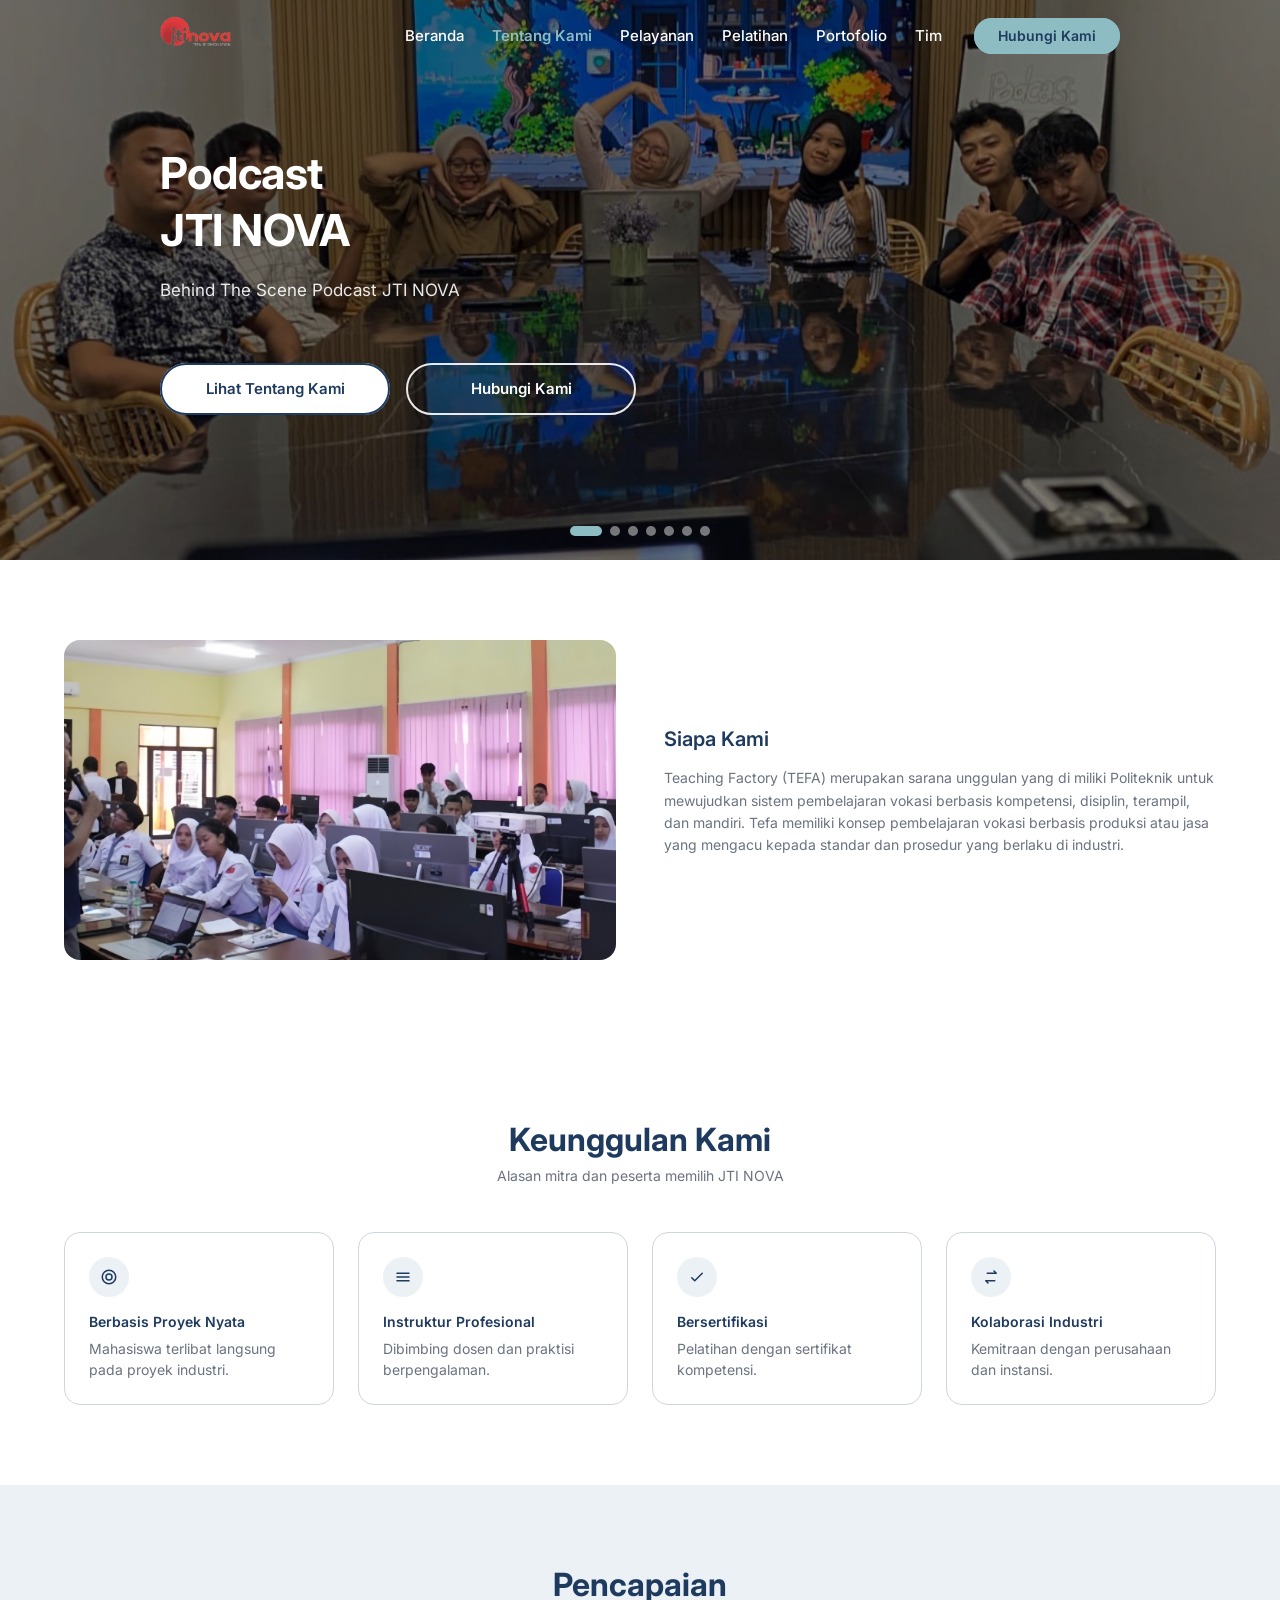
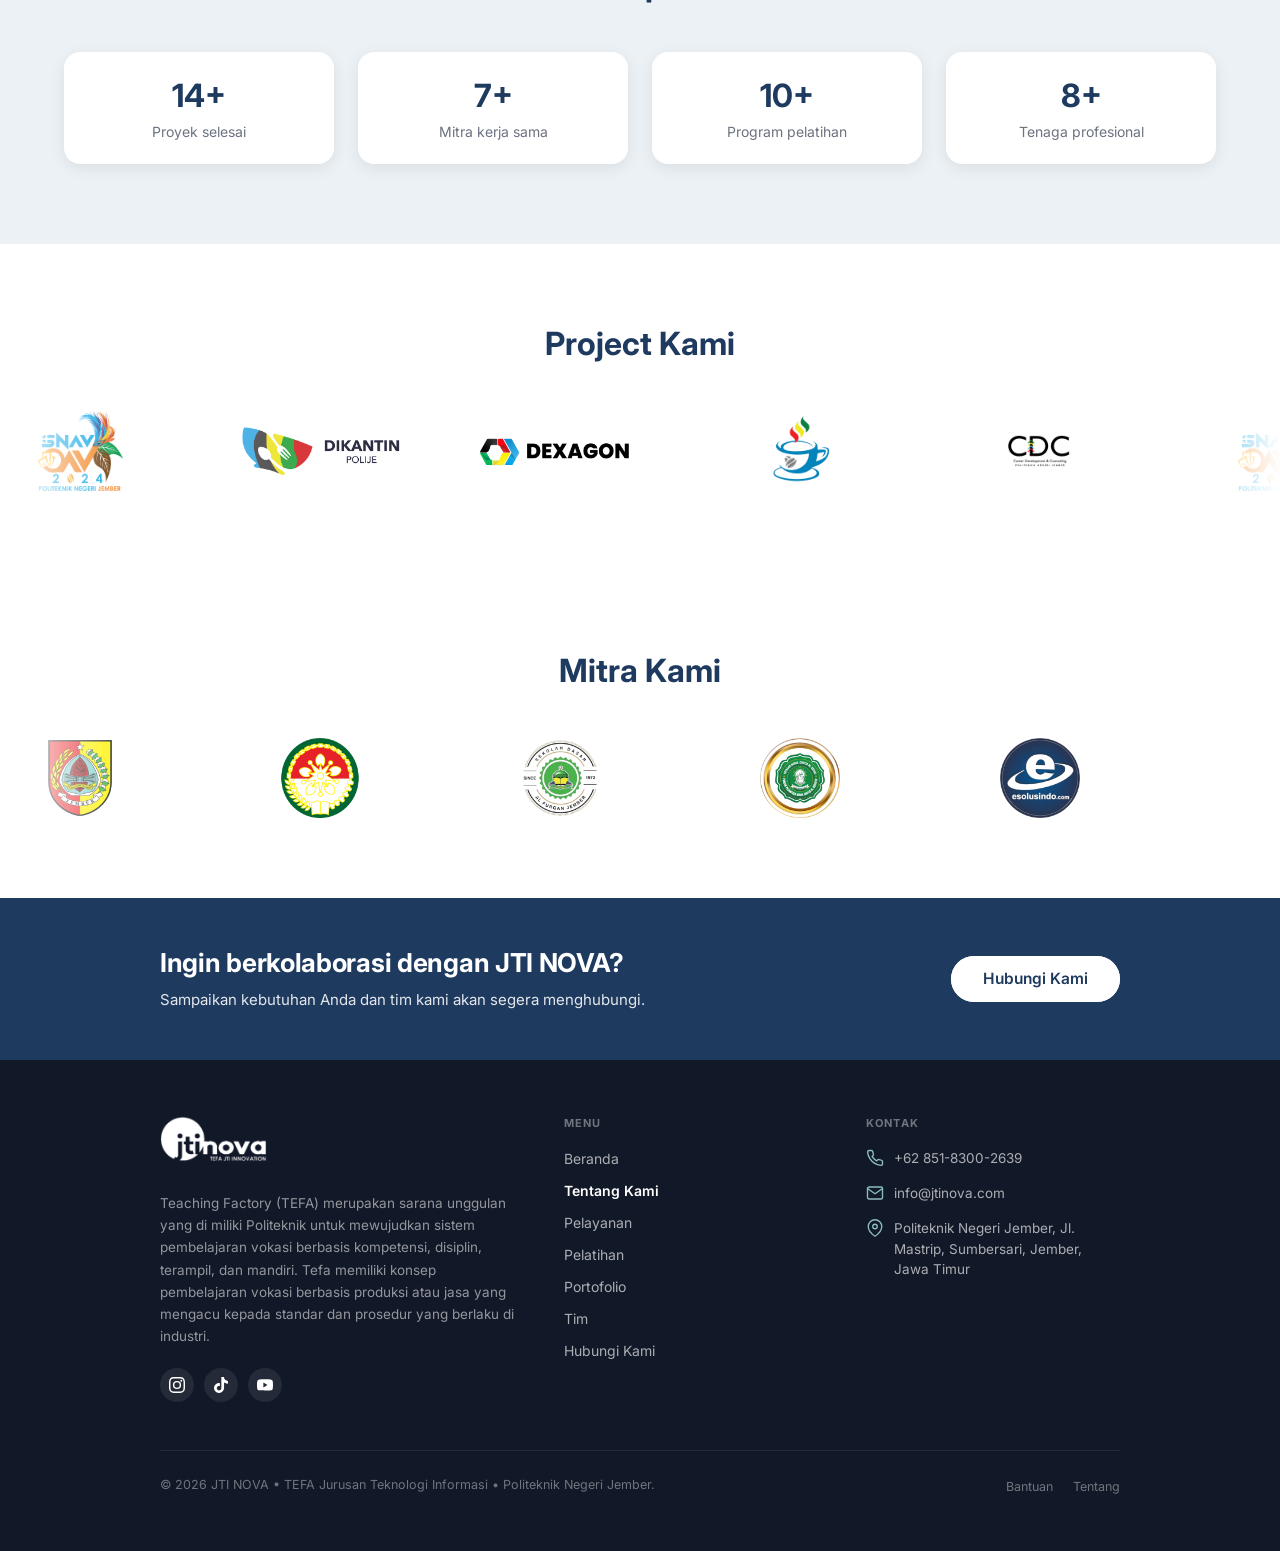
<file: Pages/TentangKami/index.html>
<!DOCTYPE html>
<html lang="id">

<head>
    <meta charset="UTF-8">
    <meta name="viewport" content="width=device-width, initial-scale=1.0">
    <title>jtinova - Tentang Kami</title>
    <script>
        (function () {
            var path = (window.location.pathname || '').replace(/\\/g, '/');
            var matches = path.match(/^(.*?)\/(Pages|api|Components)/);
            var base;
            if (matches) {
                base = matches[1];
            } else {
                var idx = path.lastIndexOf('/');
                base = idx > 0 ? path.substring(0, idx) : '';
                base = base.replace(/[\/\\]+$/, '');
                if (base === '/' || base === '\\') {
                    base = '';
                }
            }
            window.base_url = base;
            window.current_page = 'tentang-kami';
            document.write('<link rel="stylesheet" href="' + base + '/Style/style.css">');
        })();
    </script>
    <script src="../../Components/button.js"></script>

    <style>
    .section {
        padding-top: var(--space-80);
        padding-bottom: var(--space-80);
    }

    .section--soft {
        background-color: var(--bg-soft);
    }

    .section__head {
        text-align: center;
        margin-bottom: var(--space-48);
    }

    .section__title {
        margin: 0;
        color: var(--brand-primary);
        text-align: center;
    }

    .section__subtitle {
        margin: var(--space-8) 0 0;
        font-size: 14px;
        color: var(--text-secondary);
    }

    .about {
        display: grid;
        grid-template-columns: 1fr 1fr;
        align-items: center;
        gap: var(--space-48);
    }

    .about__image {
        width: 100%;
        height: 320px;
        object-fit: cover;
        display: block;
        border-radius: var(--radius-card);
        background-color: var(--bg-gray);
    }

    .about__title {
        margin: 0 0 var(--space-16);
        color: var(--brand-primary);
    }

    .about__text {
        margin: 0 0 var(--space-16);
        font-size: 14px;
        line-height: 1.6;
        color: var(--text-secondary);
    }

    .vm-grid {
        display: grid;
        grid-template-columns: repeat(2, 1fr);
        gap: var(--space-24);
    }

    .vm-card {
        display: flex;
        gap: var(--space-16);
        align-items: flex-start;
        padding: var(--space-24);
    }

    .vm-card__no {
        font-size: 32px;
        font-weight: 700;
        line-height: 1;
        color: var(--brand-slate);
    }

    .vm-card__title {
        margin: 0 0 var(--space-8);
        color: var(--brand-primary);
        font-size: 16px;
    }

    .vm-card__text {
        margin: 0;
        font-size: 14px;
        line-height: 1.6;
        color: var(--text-secondary);
    }

    .adv-grid,
    .stat-grid {
        display: grid;
        grid-template-columns: repeat(4, 1fr);
        gap: var(--space-24);
    }

    .adv-card {
        padding: var(--space-24);
        border: 1px solid var(--border-default);
        box-shadow: none;
    }

    .adv-card__icon {
        display: inline-flex;
        align-items: center;
        justify-content: center;
        width: 40px;
        height: 40px;
        margin-bottom: var(--space-16);
        border-radius: 50%;
        background-color: var(--bg-soft);
        color: var(--brand-primary);
    }

    .adv-card__icon svg {
        width: var(--icon-size-min);
        height: var(--icon-size-min);
        fill: none;
        stroke: currentColor;
    }

    .adv-card__title {
        margin: 0 0 var(--space-8);
        color: var(--brand-primary);
    }

    .adv-card__text {
        margin: 0;
        font-size: 14px;
        line-height: 1.5;
        color: var(--text-secondary);
    }

    .stat-card {
        padding: var(--space-24);
        text-align: center;
    }

    .stat-card__value {
        margin: 0 0 var(--space-8);
        font-size: 32px;
        font-weight: 700;
        color: var(--brand-primary);
    }

    .stat-card__label {
        margin: 0;
        font-size: 14px;
        color: var(--text-secondary);
    }

    .marquee {
        overflow: hidden;
        -webkit-mask-image: linear-gradient(to right, transparent, #000 10%, #000 90%, transparent);
        mask-image: linear-gradient(to right, transparent, #000 10%, #000 90%, transparent);
    }

    .marquee__track {
        display: flex;
        align-items: center;
        width: max-content;
        animation: marquee-scroll 30s linear infinite;
    }

    .marquee__item {
        flex: 0 0 auto;
        display: flex;
        align-items: center;
        justify-content: center;
        width: 160px;
        height: 80px;
        margin-right: var(--space-80);
        transition: filter 0.3s ease, opacity 0.3s ease;
    }

    .marquee__item:hover {
        filter: grayscale(100%);
        opacity: 0.6;
    }

    .marquee__item img {
        max-width: 100%;
        max-height: 100%;
        object-fit: contain;
        display: block;
    }

    @keyframes marquee-scroll {
        from { transform: translateX(0); }
        to   { transform: translateX(-50%); }
    }

    @media (prefers-reduced-motion: reduce) {
        .marquee__track {
            animation: none;
        }
    }

    html { -webkit-text-size-adjust: 100%; }
    body { overflow-x: clip; }
    img  { max-width: 100%; }

    .about > *,
    .vm-card > *,
    .adv-card,
    .stat-card { min-width: 0; }

    .section__title,
    .about__title,
    .vm-card__title,
    .adv-card__title { overflow-wrap: anywhere; }

    .vm-card__text,
    .adv-card__text,
    .about__text { overflow-wrap: break-word; }

    @media (max-width: 1280px) {
        .container {
            padding-left: 64px;
            padding-right: 64px;
        }
    }

    @media (max-width: 1024px) {
        .container,
        .section .container {
            padding-left: 40px;
            padding-right: 40px;
        }

        .section {
            padding-top: 64px;
            padding-bottom: 64px;
        }

        .section__head {
            margin-bottom: 36px;
        }

        .about {
            gap: 32px;
        }

        .about__image {
            height: 280px;
        }

        .adv-grid,
        .stat-grid {
            grid-template-columns: repeat(2, 1fr);
        }
    }

    @media (max-width: 768px) {
        .container,
        .section .container {
            padding-left: 24px;
            padding-right: 24px;
        }

        .section {
            padding-top: var(--space-48);
            padding-bottom: var(--space-48);
        }

        .section__head {
            margin-bottom: 28px;
        }

        .section__title {
            font-size: 26px;
        }

        .about,
        .vm-grid {
            grid-template-columns: 1fr;
        }

        .about {
            gap: 24px;
        }

        .about__image {
            height: 240px;
        }

        .vm-card,
        .adv-card,
        .stat-card {
            padding: 20px;
        }

        .marquee__item {
            width: 130px;
            height: 64px;
            margin-right: 48px;
        }
    }

    @media (max-width: 480px) {
        .container,
        .section .container {
            padding-left: 16px;
            padding-right: 16px;
        }

        .section {
            padding-top: 40px;
            padding-bottom: 40px;
        }

        .section__title {
            font-size: 24px;
        }

        .about__image {
            height: 200px;
        }

        .adv-grid {
            grid-template-columns: 1fr;
        }

        .stat-grid {
            grid-template-columns: repeat(2, 1fr);
            gap: var(--space-16);
        }

        .stat-card {
            padding: 16px 12px;
        }

        .stat-card__value {
            font-size: 28px;
        }

        .vm-card {
            gap: 12px;
        }

        .vm-card__no {
            font-size: 28px;
        }

        .marquee__item {
            width: 110px;
            height: 56px;
            margin-right: 32px;
        }
    }

    @media (max-width: 360px) {
        .stat-grid {
            grid-template-columns: 1fr;
        }
    }

    @media (hover: none) {
        .marquee__item:hover {
            filter: none;
            opacity: 1;
        }
    }
    </style>
</head>

<body>

    <script src="../../Components/navbar.js"></script>

    <script>
        window.carousel_slides = [
            {
                id: 1,
                image: window.base_url + '/Assets/images/Foto-Carousel/foto1.png',
                title: 'Podcast\nJTI NOVA',
                description: 'Behind The Scene Podcast JTI NOVA',
                buttons: [
                    { text: 'Lihat Tentang Kami', link:'#tentangkami', variant: 'primary' },
                    { text: 'Hubungi Kami', link: baseUrl + "/Pages/HubungiKami/index.html", variant: 'secondary' }
                ]
            },
            {
                id: 2,
                image: window.base_url + '/Assets/images/Foto-Carousel/foto2.png',
                title: 'Simulasi\nS-LEARN',
                description: 'Pengujian Website S-LEARN.',
                buttons: [
                    { text: 'Lihat Tentang Kami', link: '#tentangkami', variant: 'primary' },
                    { text: 'Hubungi Kami', link: baseUrl + "/Pages/HubungiKami/index.html", variant: 'secondary' }
                ]
            },
            {
                id: 3,
                image: window.base_url + '/Assets/images/Foto-Carousel/foto3.png',
                title: 'Closing MBKM\nBatch 3',
                description: 'Kegiatan MBKM Batch 3 Ditutup dengan Liburan Ke Banyuwangi',
                buttons: [
                    { text: 'Lihat Tentang Kami', link: '#tentangkami', variant: 'primary' },
                    { text: 'Hubungi Kami', link: baseUrl + "/Pages/HubungiKami/index.html", variant: 'secondary' }
                ]
            },
            {
                id: 4,
                image: window.base_url + '/Assets/images/Foto-Carousel/foto4.png',
                title: 'Free\nTime',
                description: 'Kegiatan Setelah Evaluasi Pertama.',
                buttons: [
                    { text: 'Lihat Tentang Kami', link: '#tentangkami', variant: 'primary' },
                    { text: 'Hubungi Kami', link: baseUrl + "/Pages/HubungiKami/index.html", variant: 'secondary' }
                ]
            },
            {
                id: 5,
                image: window.base_url + '/Assets/images/Foto-Carousel/foto5.png',
                title: 'Weekly\nMeet',
                description: 'Rapat Mingguan yang Dilaksanakan untuk Membahas Progres.',
                buttons: [
                    { text: 'Lihat Tentang Kami', link: '#tentangkami', variant: 'primary' },
                    { text: 'Hubungi Kami', link: baseUrl + "/Pages/HubungiKami/index.html", variant: 'secondary' }
                ]
            },
            {
                id: 6,
                image: window.base_url + '/Assets/images/Foto-Carousel/foto6.png',
                title: 'Nurul Chotib\nMoU',
                description: 'Penandatanganan nota kesepahaman dan perjanjian kerja sama antara Politeknik Negeri Jember dengan Yayasan Nurul Chotib Al Qodiri Jember.',
                buttons: [
                    { text: 'Lihat Tentang Kami', link: '#tentangkami', variant: 'primary' },
                    { text: 'Hubungi Kami', link: baseUrl + "/Pages/HubungiKami/index.html", variant: 'secondary' }
                ]
            },
            {
                id: 7,
                image: window.base_url + '/Assets/images/Foto-Carousel/foto7.png',
                title: 'Pelatihan\nGame Developer',
                description: 'Pelatihan Offline yang disediakan TEFA untuk usia dini.',
                buttons: [
                    { text: 'Lihat Tentang Kami', link: '#tentangkami', variant: 'primary' },
                    { text: 'Hubungi Kami', link: baseUrl + "/Pages/HubungiKami/index.html", variant: 'secondary' }
                ]
            },
        ];
    </script>
    <script src="../../Components/carousel.js"></script>

    <section class="section" id="tentangkami">
        <div class="container about">
            <img class="about__image"
                 data-src="/Assets/images/foto_tentang_kami.jpg"
                 alt="Siapa Kami">
            <div>
                <h2 class="heading-3 about__title">Siapa Kami</h2>
                <p class="about__text">Teaching Factory (TEFA) merupakan sarana unggulan yang di miliki Politeknik untuk mewujudkan sistem pembelajaran vokasi berbasis kompetensi, disiplin, terampil, dan mandiri. Tefa memiliki konsep pembelajaran vokasi berbasis produksi atau jasa yang mengacu kepada standar dan prosedur yang berlaku di industri.</p>
            </div>
        </div>
    </section>

    <section class="section"> 
        <div class="container">
            <div class="section__head">
                <h2 class="heading-2 section__title">Keunggulan Kami</h2>
                <p class="section__subtitle">Alasan mitra dan peserta memilih JTI NOVA</p>
            </div>
            <div class="adv-grid">
                <article class="card adv-card">
                    <span class="adv-card__icon">
                        <svg class="icon" viewBox="0 0 24 24" aria-hidden="true"><circle cx="12" cy="12" r="9"/><circle cx="12" cy="12" r="4"/></svg>
                    </span>
                    <h3 class="label adv-card__title">Berbasis Proyek Nyata</h3>
                    <p class="adv-card__text">Mahasiswa terlibat langsung pada proyek industri.</p>
                </article>
                <article class="card adv-card">
                    <span class="adv-card__icon">
                        <svg class="icon" viewBox="0 0 24 24" aria-hidden="true"><path d="M4 7h16M4 12h16M4 17h16"/></svg>
                    </span>
                    <h3 class="label adv-card__title">Instruktur Profesional</h3>
                    <p class="adv-card__text">Dibimbing dosen dan praktisi berpengalaman.</p>
                </article>
                <article class="card adv-card">
                    <span class="adv-card__icon">
                        <svg class="icon" viewBox="0 0 24 24" aria-hidden="true"><path d="M5 13l4 4L19 7"/></svg>
                    </span>
                    <h3 class="label adv-card__title">Bersertifikasi</h3>
                    <p class="adv-card__text">Pelatihan dengan sertifikat kompetensi.</p>
                </article>
                <article class="card adv-card">
                    <span class="adv-card__icon">
                        <svg class="icon" viewBox="0 0 24 24" aria-hidden="true"><path d="M7 7h12l-3-3M17 17H5l3 3"/></svg>
                    </span>
                    <h3 class="label adv-card__title">Kolaborasi Industri</h3>
                    <p class="adv-card__text">Kemitraan dengan perusahaan dan instansi.</p>
                </article>
            </div>
        </div>
    </section>

    <section class="section section--soft">
        <div class="container">
            <div class="section__head">
                <h2 class="heading-2 section__title">Pencapaian</h2>
            </div>
            <div class="stat-grid">
                <div class="card stat-card">
                    <p class="stat-card__value">14+</p>
                    <p class="stat-card__label">Proyek selesai</p>
                </div>
                <div class="card stat-card">
                    <p class="stat-card__value">7+</p>
                    <p class="stat-card__label">Mitra kerja sama</p>
                </div>
                <div class="card stat-card">
                    <p class="stat-card__value">10+</p>
                    <p class="stat-card__label">Program pelatihan</p>
                </div>
                <div class="card stat-card">
                    <p class="stat-card__value">8+</p>
                    <p class="stat-card__label">Tenaga profesional</p>
                </div>
            </div>
        </div>
    </section>

    <section class="section">
        <div class="container">
            <div class="section__head">
                <h2 class="heading-2 section__title">Project Kami</h2>
            </div>
        </div>
        <div class="marquee" aria-label="Daftar mitra">
            <div class="marquee__track" id="marqueeTrack">
                <div class="marquee__item">
                    <img data-src="/Assets/images/Foto-Project/foto1.png" alt="SNAV DAW 2024" loading="lazy">
                </div>
                <div class="marquee__item">
                    <img data-src="/Assets/images/Foto-Project/foto2.png" alt="Dikantin Polije" loading="lazy">
                </div>
                <div class="marquee__item">
                    <img data-src="/Assets/images/Foto-Project/foto3.png" alt="Dexagon" loading="lazy">
                </div>
                <div class="marquee__item">
                    <img data-src="/Assets/images/Foto-Project/foto4.png" alt="Java Cup" loading="lazy">
                </div>
                <div class="marquee__item">
                    <img data-src="/Assets/images/Foto-Project/foto5.png" alt="CDC Polije" loading="lazy">
                </div>
            </div>
        </div>
    </section>

    <section class="section">
        <div class="container">
            <div class="section__head">
                <h2 class="heading-2 section__title">Mitra Kami</h2>
            </div>
        </div>
        <div class="marquee" aria-label="Daftar mitra">
            <div class="marquee__track" id="marqueeTrack">
                <div class="marquee__item">
                    <img data-src="/Assets/images/Foto-Mitra/foto1.png" alt="SNAV DAW 2024" loading="lazy">
                </div>
                <div class="marquee__item">
                    <img data-src="/Assets/images/Foto-Mitra/foto2.png" alt="Dikantin Polije" loading="lazy">
                </div>
                <div class="marquee__item">
                    <img data-src="/Assets/images/Foto-Mitra/foto3.png" alt="Dexagon" loading="lazy">
                </div>
                <div class="marquee__item">
                    <img data-src="/Assets/images/Foto-Mitra/foto4.png" alt="Java Cup" loading="lazy">
                </div>
                <div class="marquee__item">
                    <img data-src="/Assets/images/Foto-Mitra/foto5.png" alt="CDC Polije" loading="lazy">
                </div>
            </div>
        </div>
    </section>

    <script>
        window.cta_title = 'Ingin berkolaborasi dengan JTI NOVA?';
        window.cta_subtitle = 'Sampaikan kebutuhan Anda dan tim kami akan segera menghubungi.';
        window.cta_btn_text = 'Hubungi Kami';
        window.cta_btn_href = '#';
        window.cta_variant = 'dark';
    </script>
    <script src="../../Components/ctacontainer.js"></script>
    <script src="../../Components/footer.js"></script>

    <script>
        (function () {
            document.querySelectorAll('img[data-src]').forEach(function (img) {
                img.setAttribute('src', window.base_url + img.getAttribute('data-src'));
            });

            var track = document.getElementById('marqueeTrack');
            if (track) {
                var originals = Array.prototype.slice.call(track.children);
                for (var copy = 1; copy < 4; copy++) {
                    originals.forEach(function (item) {
                        var clone = item.cloneNode(true);
                        if (copy > 1) {
                            clone.setAttribute('aria-hidden', 'true');
                        }
                        track.appendChild(clone);
                    });
                }
            }
        })();
    </script>

</body>

</html>
</file>
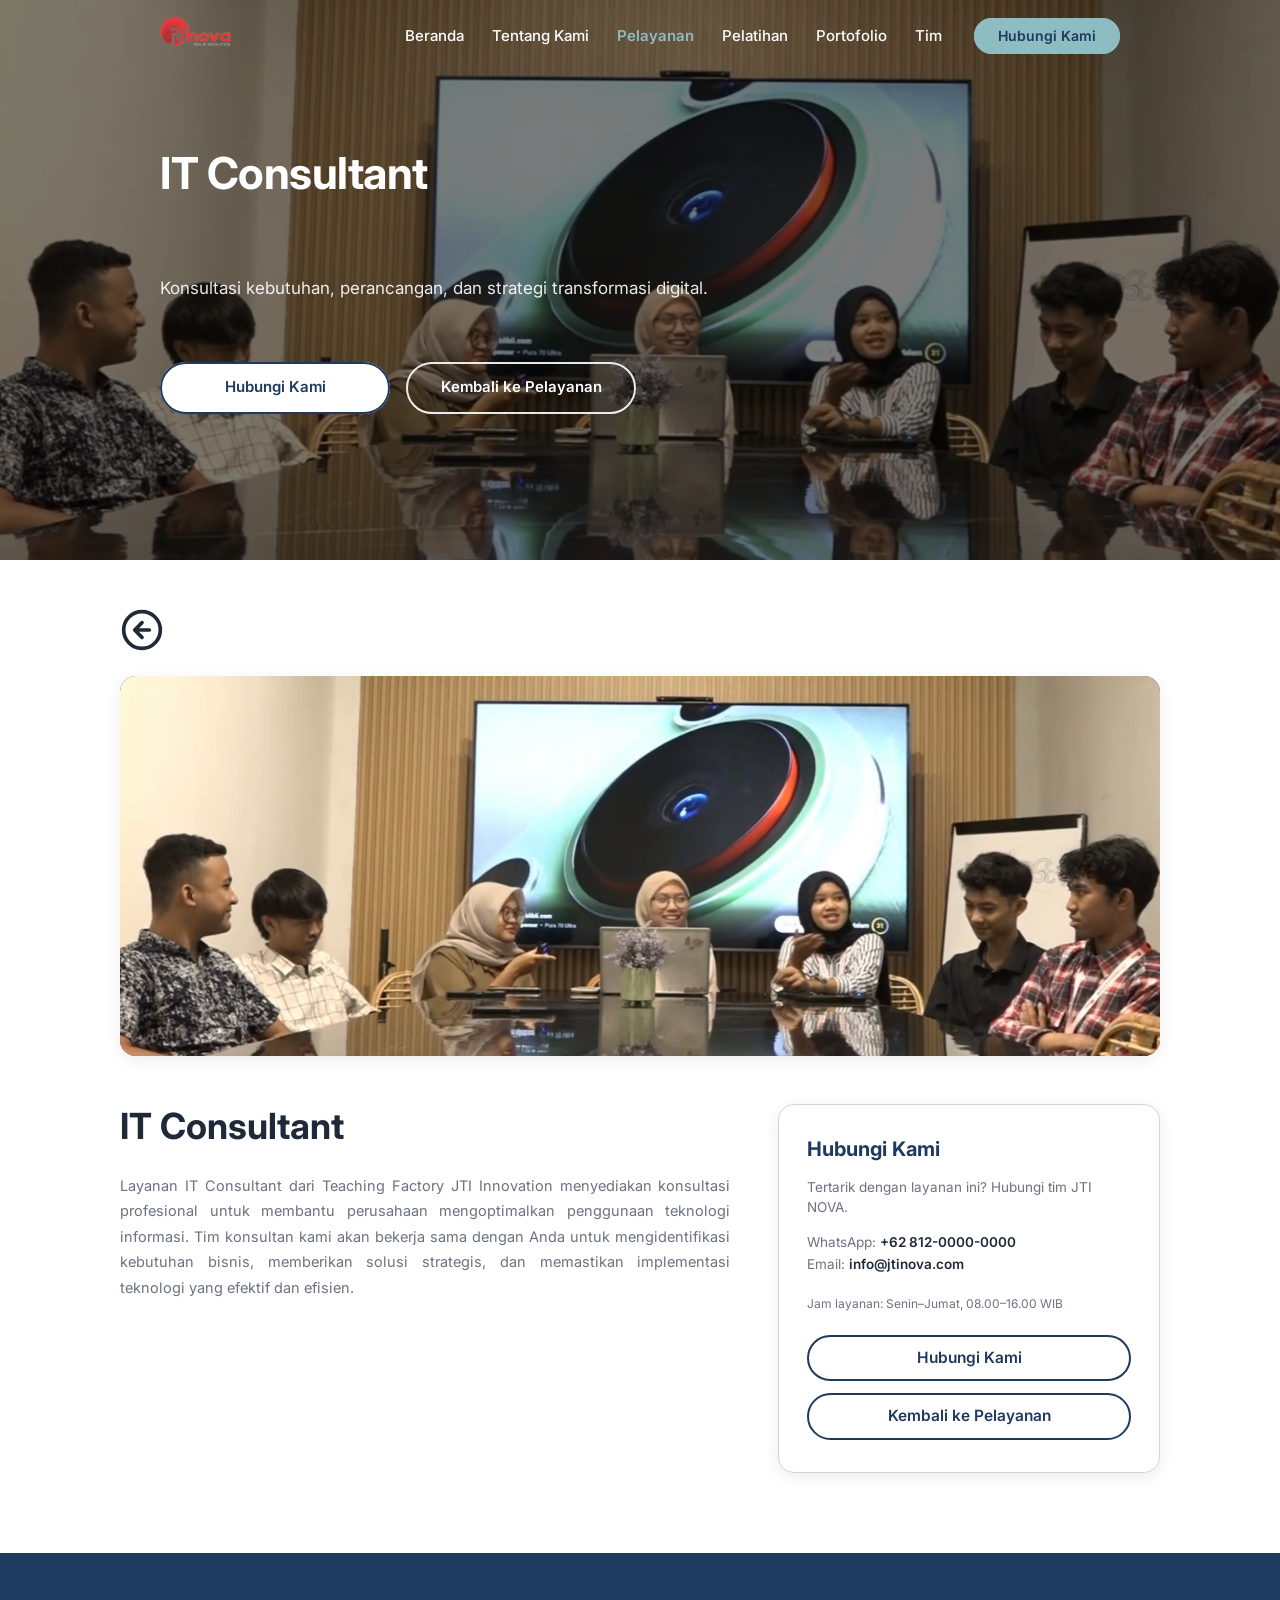
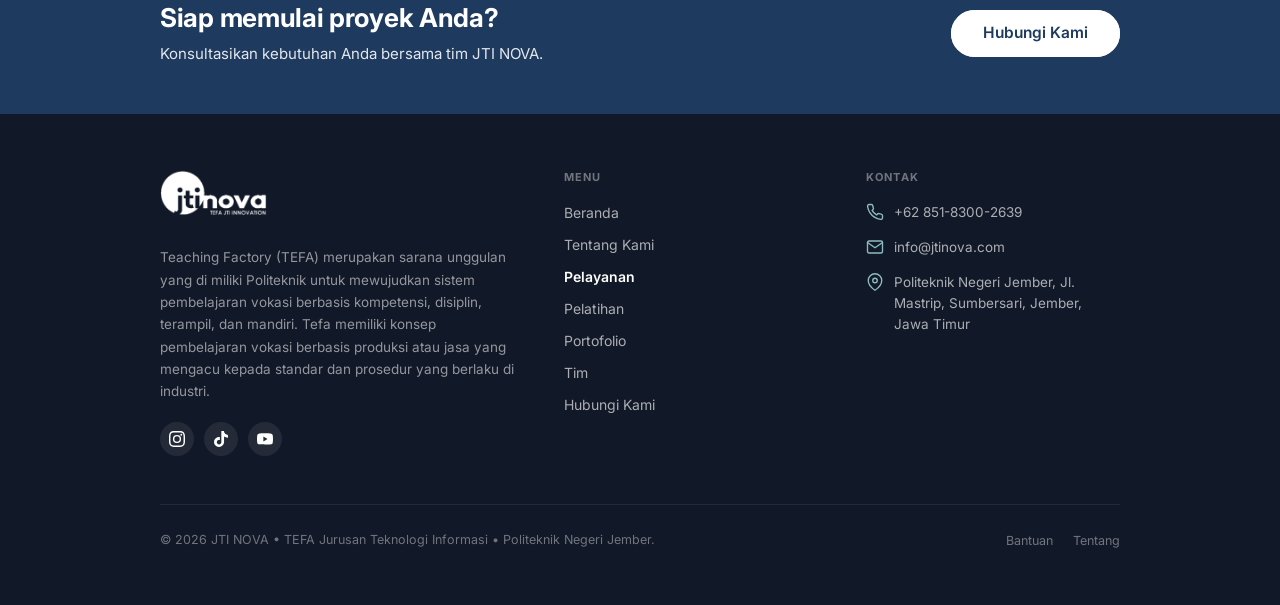
<file: Pages/Pelayanan/Detail/index.html>
<!DOCTYPE html>
<html lang="id">

<head>
    <meta charset="UTF-8">
    <meta name="viewport" content="width=device-width, initial-scale=1.0">
    <title>Detail Pelayanan - JTI NOVA</title>

    <link rel="stylesheet" href="../../../Style/style.css">

    <style>
        html {
            -webkit-text-size-adjust: 100%;
        }

        body {
            overflow-x: clip;
            margin: 0;
        }

        img {
            max-width: 100%;
            height: auto;
        }

        .detail-page-section {
            padding: var(--space-48) 0 var(--space-80);
            background-color: var(--bg-white);
            box-sizing: border-box;
            width: 100%;
        }

        .dt-hero__back {
            display: inline-flex;
            color: var(--text-primary);
            border-radius: 50%;
            margin-bottom: var(--space-24);
        }

        .dt-hero__back svg {
            width: 44px;
            height: 44px;
            fill: none;
            stroke: currentColor;
        }

        .dt-hero__back:focus-visible {
            outline: 2px solid var(--brand-teal);
            outline-offset: 3px;
        }

        .detail-hero-banner {
            width: 100%;
            height: 380px;
            border-radius: var(--radius-card);
            overflow: hidden;
            background-color: var(--brand-primary);
            margin-bottom: var(--space-48);
            position: relative;
            box-shadow: var(--shadow-card);
            box-sizing: border-box;
        }

        .detail-hero-banner img {
            width: 100%;
            height: 100%;
            object-fit: cover;
            display: block;
        }

        .detail-layout-grid {
            display: grid;
            grid-template-columns: 1.6fr 1fr;
            gap: 48px;
            align-items: start;
            box-sizing: border-box;
            width: 100%;
        }

        .detail-main-content {
            display: flex;
            flex-direction: column;
            min-width: 0;
        }

        .detail-main-title {
            font-size: 36px;
            font-weight: 700;
            color: var(--text-primary);
            margin: 0 0 var(--space-24);
            font-family: 'Inter', sans-serif;
            line-height: 1.25;
            overflow-wrap: anywhere;
        }

        .detail-paragraph {
            font-size: 14.5px;
            line-height: 1.75;
            color: var(--text-secondary);
            margin: 0 0 var(--space-24);
            font-family: 'Inter', sans-serif;
            text-align: justify;
            overflow-wrap: break-word;
        }

        .detail-sidebar-card {
            background-color: var(--bg-white);
            border-radius: var(--radius-card);
            border: 1px solid var(--border-default);
            box-shadow: var(--shadow-card);
            padding: 32px 28px;
            position: sticky;
            top: 96px;
            box-sizing: border-box;
            min-width: 0;
        }

        .sidebar-card-title {
            font-size: 20px;
            font-weight: 700;
            color: var(--brand-primary);
            margin: 0 0 var(--space-16);
            font-family: 'Inter', sans-serif;
        }

        .sidebar-card-desc {
            font-size: 13.5px;
            line-height: 1.5;
            color: var(--text-secondary);
            margin: 0 0 var(--space-16);
            font-family: 'Inter', sans-serif;
        }

        .sidebar-contact-info {
            display: flex;
            flex-direction: column;
            gap: 6px;
            margin-bottom: var(--space-24);
            font-size: 13.5px;
            color: var(--text-primary);
            font-family: 'Inter', sans-serif;
        }

        .sidebar-contact-item {
            display: flex;
            align-items: center;
            gap: 4px;
            flex-wrap: wrap;
        }

        .sidebar-contact-label {
            color: var(--text-secondary);
        }

        .sidebar-contact-value {
            font-weight: 600;
            color: var(--text-primary);
            overflow-wrap: anywhere;
        }

        .sidebar-card-hours {
            font-size: 12px;
            color: var(--text-secondary);
            margin: 0 0 var(--space-24);
            font-family: 'Inter', sans-serif;
        }

        .sidebar-btn-group {
            display: flex;
            flex-direction: column;
            gap: 12px;
        }

        /* Responsivitas Tablet & Layar Menengah (<= 1024px) */
        @media (max-width: 1024px) {
            .container {
                padding-left: 40px;
                padding-right: 40px;
            }

            .detail-hero-banner {
                height: 320px;
                margin-bottom: 36px;
            }

            .detail-layout-grid {
                gap: 32px;
            }
        }

        /* Responsivitas Phablet / Tablet Kecil (<= 900px) */
        @media (max-width: 900px) {
            .detail-layout-grid {
                grid-template-columns: 1fr;
                gap: 32px;
            }

            .detail-sidebar-card {
                position: static;
                max-width: 100%;
            }

            .detail-hero-banner {
                height: 260px;
            }

            .detail-main-title {
                font-size: 28px;
            }
        }

        /* Responsivitas Smartphone / Android / iPhone (<= 768px) */
        @media (max-width: 768px) {
            .container {
                padding-left: 24px;
                padding-right: 24px;
            }

            .detail-page-section {
                padding: 32px 0 60px;
            }

            .dt-hero__back svg {
                width: 40px;
                height: 40px;
            }

            .detail-hero-banner {
                height: 220px;
                margin-bottom: 28px;
            }
        }

        /* Responsivitas Perangkat Sangat Kecil / iPhone SE (<= 480px) */
        @media (max-width: 480px) {
            .container {
                padding-left: 16px;
                padding-right: 16px;
            }

            .detail-hero-banner {
                height: 180px;
                margin-bottom: 24px;
            }

            .detail-main-title {
                font-size: 24px;
            }

            .detail-paragraph {
                font-size: 14px;
                text-align: left;
            }

            .detail-sidebar-card {
                padding: 24px 20px;
            }

            .sidebar-card-title {
                font-size: 18px;
            }
        }
    </style>
</head>

<body>

    <div id="navbar-container"></div>

    <div id="carousel-container"></div>

    <section class="detail-page-section">
        <div class="container">
            <a class="dt-hero__back" id="detail-back-link" href="../index.html" aria-label="Kembali ke Pelayanan">
                <svg class="icon" viewBox="0 0 24 24" aria-hidden="true">
                    <circle cx="12" cy="12" r="10" />
                    <path d="M16 12H8M12 8l-4 4 4 4" />
                </svg>
            </a>

            <div class="detail-hero-banner">
                <img id="detail-banner-img" src="" alt="">
            </div>

            <div class="detail-layout-grid">
                <main class="detail-main-content" id="detail-main-content">
                    <h1 class="detail-main-title" id="detail-main-title"></h1>
                    <p class="detail-paragraph" id="detail-p1"></p>
                </main>

                <aside class="detail-sidebar-card">
                    <h3 class="sidebar-card-title">Hubungi Kami</h3>
                    <p class="sidebar-card-desc">Tertarik dengan layanan ini? Hubungi tim JTI NOVA.</p>

                    <div class="sidebar-contact-info">
                        <div class="sidebar-contact-item">
                            <span class="sidebar-contact-label">WhatsApp:</span>
                            <span class="sidebar-contact-value">+62 812-0000-0000</span>
                        </div>
                        <div class="sidebar-contact-item">
                            <span class="sidebar-contact-label">Email:</span>
                            <span class="sidebar-contact-value">info@jtinova.com</span>
                        </div>
                    </div>

                    <p class="sidebar-card-hours">Jam layanan: Senin–Jumat, 08.00–16.00 WIB</p>

                    <div class="sidebar-btn-group" id="sidebar-btn-group"></div>
                </aside>
            </div>
        </div>
    </section>

    <div id="cta-container"></div>

    <div id="footer-container"></div>

    <script>
        window.current_page = 'pelayanan';
        window.navbar_autorender = false;
        window.carousel_autorender = false;
        window.footer_autorender = false;
    </script>

    <script src="../../../Components/button.js"></script>
    <script src="../../../Components/card.js"></script>
    <script src="../../../Components/carousel.js"></script>
    <script src="../../../Components/navbar.js"></script>
    <script src="../../../Components/ctacontainer.js"></script>
    <script src="../../../Components/footer.js"></script>

    <script>
        (function () {
            "use strict";

            var baseUrl = (typeof window.baseUrl === 'string' && window.baseUrl !== '') ? window.baseUrl : '../../..';
            var imagesUrl = baseUrl + '/Assets/images/';
            var pelayananUrl = baseUrl + '/Pages/Pelayanan/index.html';
            var hubungiUrl = baseUrl + '/Pages/HubungiKami/index.html';

            var layananKatalog = {
                1: {
                    id: 1,
                    title: "IT Consultant",
                    crumb: "ITconsultant",
                    image: "Foto-Pelayanan/foto1.png",
                    overview: "Konsultasi kebutuhan, perancangan, dan strategi transformasi digital.",
                    p1: "Layanan IT Consultant dari Teaching Factory JTI Innovation menyediakan konsultasi profesional untuk membantu perusahaan mengoptimalkan penggunaan teknologi informasi. Tim konsultan kami akan bekerja sama dengan Anda untuk mengidentifikasi kebutuhan bisnis, memberikan solusi strategis, dan memastikan implementasi teknologi yang efektif dan efisien."
                },
                2: {
                    id: 2,
                    title: "IT Solution",
                    crumb: "ITsolution",
                    image: "Foto-Pelayanan/foto2.png",
                    overview: "Pengembangan website, aplikasi mobile, dan sistem informasi.",
                    p1: "Layanan IT Solution kami menawarkan berbagai solusi teknologi yang dirancang untuk memenuhi kebutuhan spesifik perusahaan Anda. Kami menyediakan layanan pengembangan perangkat lunak, integrasi sistem, serta solusi jaringan dan keamanan, yang semuanya dirancang untuk meningkatkan produktivitas dan efisiensi operasional perusahaan Anda."
                },
                3: {
                    id: 3,
                    title: "Pelatihan",
                    crumb: "Pelatihan",
                    image: "Foto-Pelayanan/foto3.png",
                    overview: "Pelatihan teknologi informasi dengan kurikulum berbasis industri.",
                    p1: "Kami menawarkan berbagai program pelatihan yang dirancang untuk meningkatkan keterampilan teknis dan praktis peserta. Pelatihan kami mencakup berbagai bidang teknologi dan inovasi, dengan kurikulum yang disesuaikan dengan kebutuhan industri untuk memastikan lulusan siap kerja."
                },
                4: {
                    id: 4,
                    title: "Pendampingan",
                    crumb: "Pendampingan",
                    image: "Foto-Pelayanan/foto4.png",
                    overview: "Pendampingan pengembangan produk digital dan UMKM.",
                    p1: "Teaching Factory JTI Innovation menyediakan layanan pendampingan bagi individu atau perusahaan yang membutuhkan bimbingan dalam penerapan teknologi dan inovasi. Tim ahli kami siap membantu dalam proses pengembangan produk, peningkatan kualitas, dan implementasi proyek teknologi."
                },
                5: {
                    id: 5,
                    title: "Instruktur",
                    crumb: "Instruktur",
                    image: "Foto-Pelayanan/foto5.png",
                    overview: "Penyediaan instruktur profesional untuk program pelatihan.",
                    p1: "Kami mengundang para profesional dan praktisi industri yang memiliki pengetahuan dan pengalaman di bidang teknologi dan inovasi untuk bergabung dengan kami. Sebagai instruktur, Anda akan memiliki kesempatan untuk berbagi ilmu dan keterampilan dengan peserta, serta berkontribusi pada pengembangan pendidikan vokasi yang berkualitas."
                },
                6: {
                    id: 6,
                    title: "Magang Mahasiswa MBKM",
                    crumb: "MagangMBKM",
                    image: "Foto-Pelayanan/foto6.png",
                    overview: "Program magang MBKM pada proyek nyata teaching factory.",
                    p1: "Program magang ini memberikan kesempatan bagi mahasiswa untuk mendapatkan pengalaman kerja nyata di industri. Melalui Magang MBKM, mahasiswa dapat mengembangkan keterampilan praktis, memahami dinamika industri, dan membangun jaringan profesional yang akan mendukung karir mereka di masa depan"
                }
            };

            var params = new URLSearchParams(window.location.search);
            var rawId = params.get("id");
            var parsedId = rawId !== null ? parseInt(rawId, 10) : 1;
            var layanan = layananKatalog[parsedId] || layananKatalog[1];
            var layananImageUrl = imagesUrl + (layanan.image || "dummy.jpg");

            document.title = layanan.title + " - Detail Pelayanan JTI NOVA";

            var backLink = document.getElementById("detail-back-link");
            if (backLink) {
                backLink.href = pelayananUrl;
            }

            var navContainer = document.getElementById("navbar-container");
            if (navContainer && typeof window.mountNavbar === "function") {
                window.mountNavbar(navContainer, { current_page: "pelayanan", base_url: baseUrl });
            }

            var carouselSlides = [
                {
                    id: layanan.id,
                    image: layananImageUrl,
                    title: layanan.title,
                    description: layanan.overview,
                    buttons: [
                        { text: "Hubungi Kami", link: hubungiUrl, variant: "primary" },
                        { text: "Kembali ke Pelayanan", link: pelayananUrl, variant: "outline-white" }
                    ]
                },
            ];

            var carouselContainer = document.getElementById("carousel-container");
            if (carouselContainer && typeof window.mountCarousel === "function") {
                window.mountCarousel(carouselContainer, {
                    carousel_type: "hero",
                    carousel_slides: carouselSlides
                });
            }

            var bannerImg = document.getElementById("detail-banner-img");
            if (bannerImg) {
                bannerImg.src = layananImageUrl;
                bannerImg.alt = layanan.title;
                bannerImg.addEventListener("error", function () {
                    if (bannerImg.src.indexOf("dummy.jpg") === -1) {
                        bannerImg.src = imagesUrl + "dummy.jpg";
                    }
                });
            }

            var titleEl = document.getElementById("detail-main-title");
            if (titleEl) titleEl.textContent = layanan.title;

            var p1El = document.getElementById("detail-p1");
            if (p1El) p1El.textContent = layanan.p1 || "";

            var btnGroup = document.getElementById("sidebar-btn-group");
            if (btnGroup && typeof window.renderButton === "function") {
                btnGroup.innerHTML =
                    window.renderButton({
                        href: hubungiUrl,
                        text: "Hubungi Kami",
                        variant: "primary",
                        size: "md",
                        class: "btn-block"
                    }) +
                    window.renderButton({
                        href: pelayananUrl,
                        text: "Kembali ke Pelayanan",
                        variant: "outline",
                        size: "md",
                        class: "btn-block"
                    });
            }

            var ctaContainer = document.getElementById("cta-container");
            if (ctaContainer && typeof window.mountCta === "function") {
                window.mountCta(ctaContainer, {
                    title: "Siap memulai proyek Anda?",
                    subtitle: "Konsultasikan kebutuhan Anda bersama tim JTI NOVA.",
                    btn_text: "Hubungi Kami",
                    btn_href: hubungiUrl,
                    variant: "dark"
                });
            }

            var footerContainer = document.getElementById("footer-container");
            if (footerContainer && typeof window.mountFooter === "function") {
                window.mountFooter(footerContainer, { current_page: "pelayanan", base_url: baseUrl });
            }
        })();
    </script>

</body>

</html>
</file>
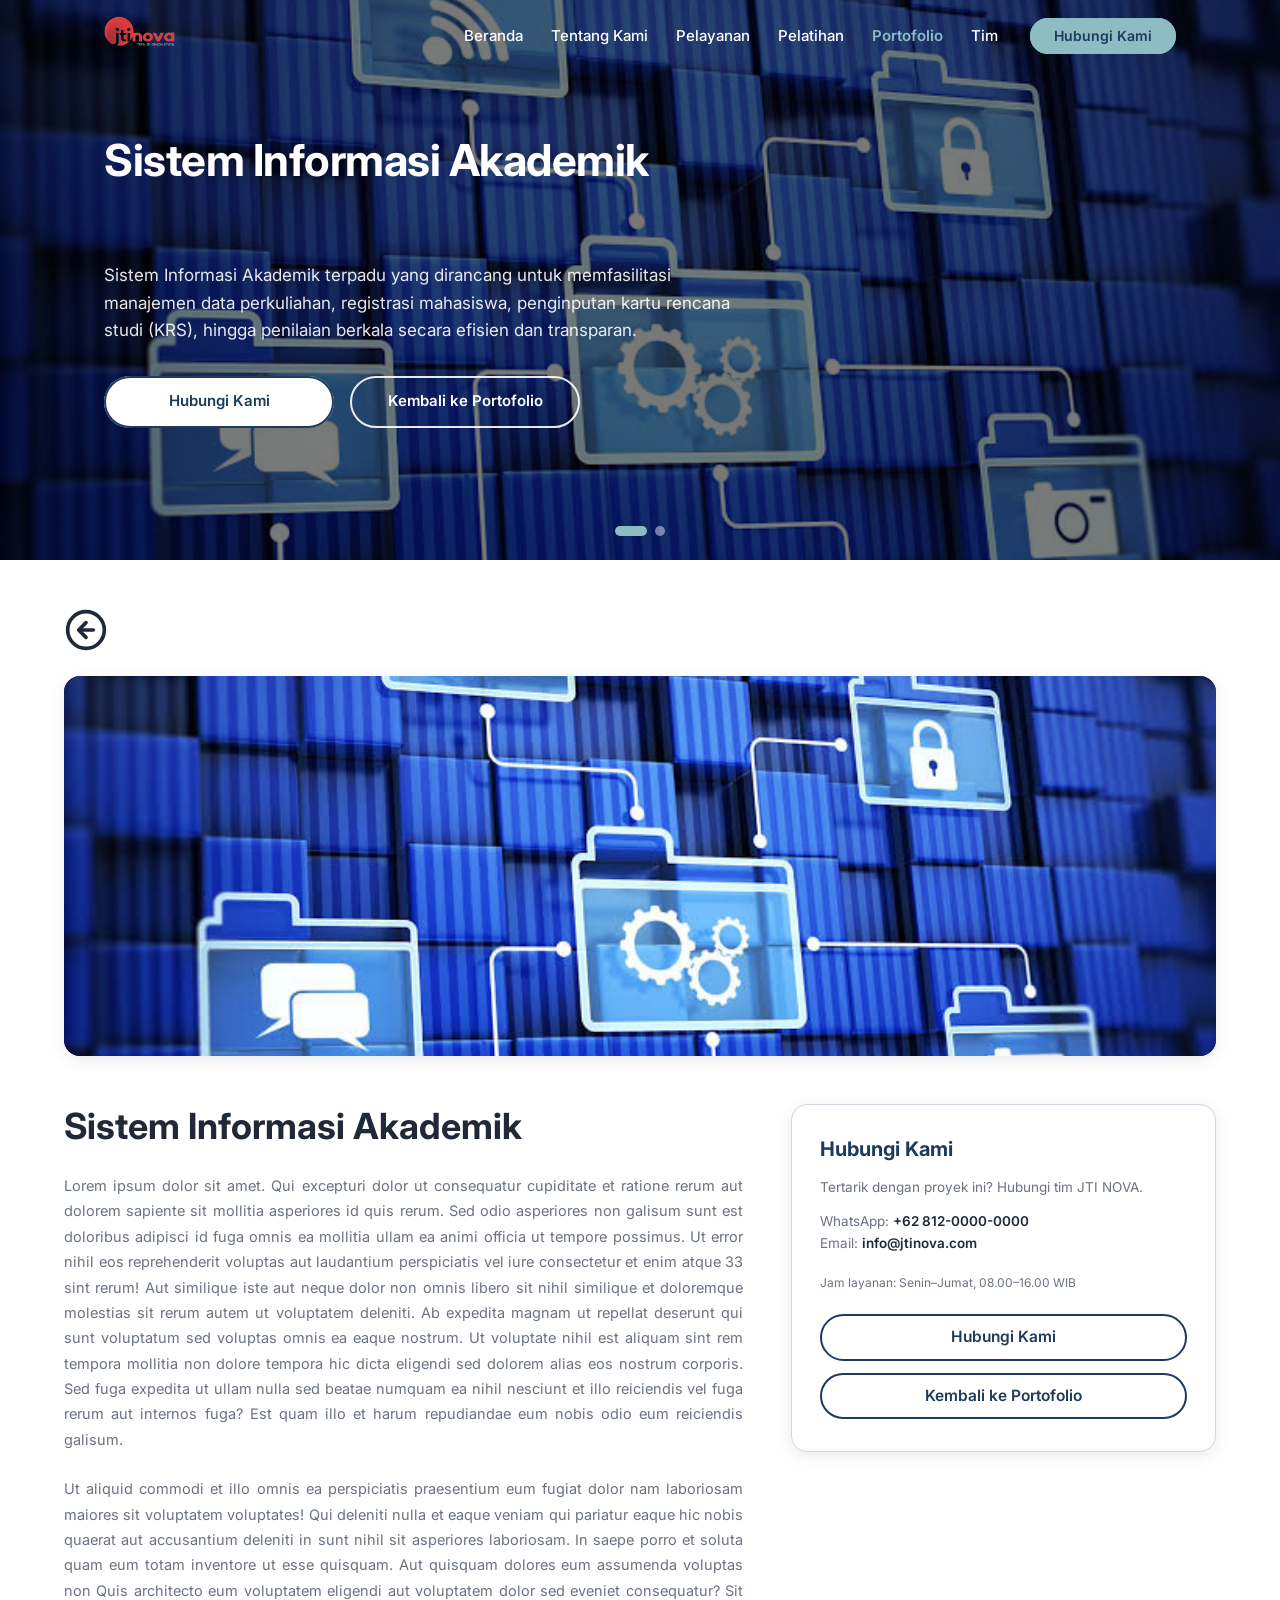
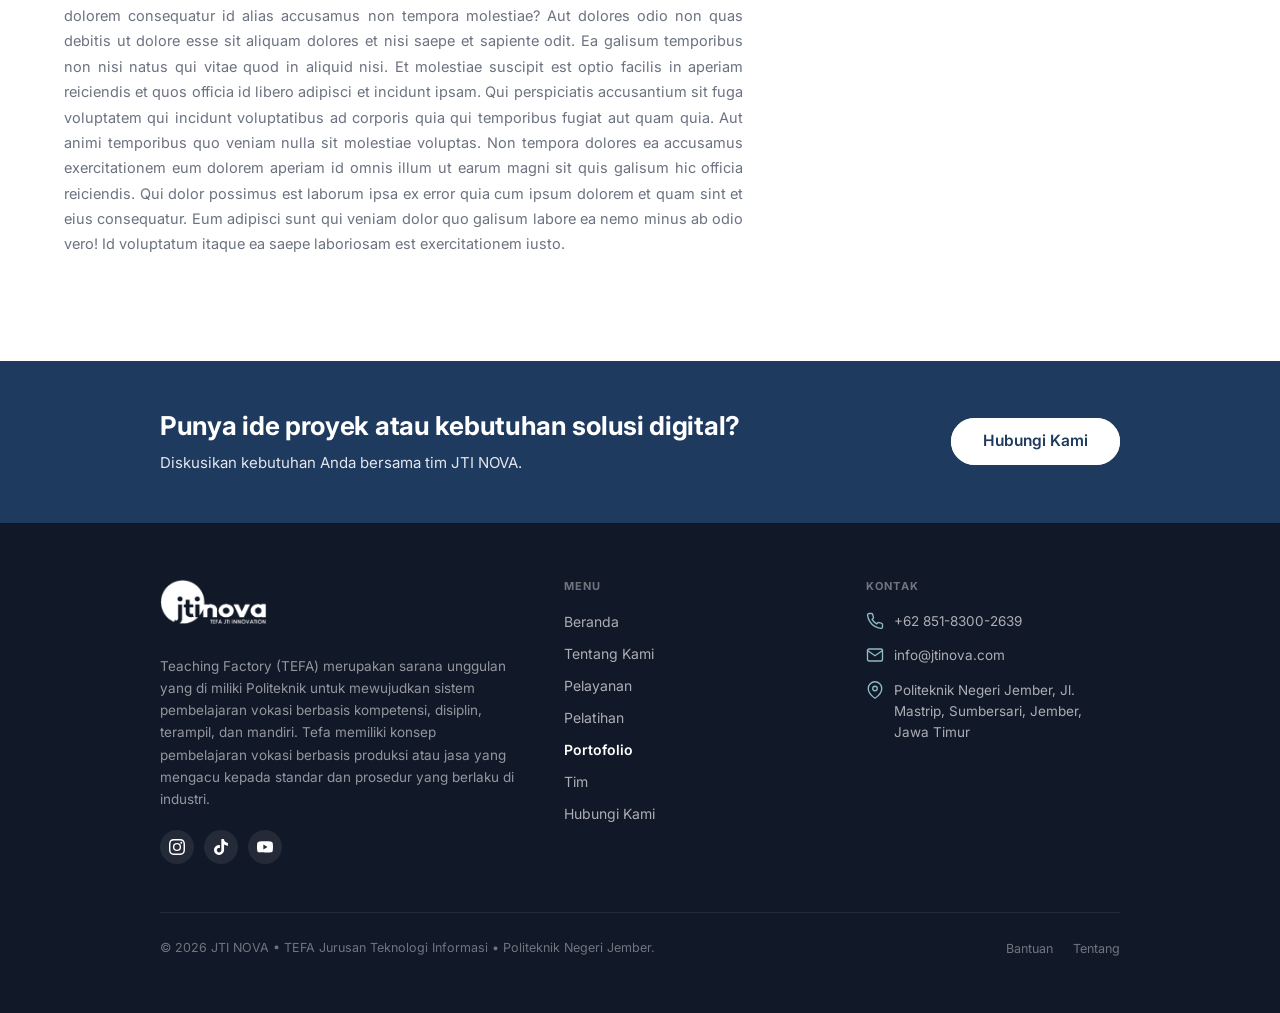
<file: Pages/Portofolio/Detail/index.html>
<!DOCTYPE html>
<html lang="id">

<head>
    <meta charset="UTF-8">
    <meta name="viewport" content="width=device-width, initial-scale=1.0">
    <title>Detail Portofolio - JTI NOVA</title>

    <link rel="stylesheet" href="../../../Style/style.css">

    <style>
        .detail-page-section {
            padding: var(--space-48) 0 var(--space-80);
            background-color: var(--bg-white);
        }

        .dt-hero__back {
            display: inline-flex;
            color: var(--text-primary);
            border-radius: 50%;
            margin-bottom: var(--space-24);
        }

        .dt-hero__back svg {
            width: 44px;
            height: 44px;
            fill: none;
            stroke: currentColor;
        }

        .dt-hero__back:focus-visible {
            outline: 2px solid var(--brand-teal);
            outline-offset: 3px;
        }

        .detail-hero-banner {
            width: 100%;
            height: 380px;
            border-radius: var(--radius-card);
            overflow: hidden;
            background-color: var(--brand-primary);
            margin-bottom: var(--space-48);
            position: relative;
            box-shadow: var(--shadow-card);
        }

        .detail-hero-banner img {
            width: 100%;
            height: 100%;
            object-fit: cover;
            display: block;
        }

        .detail-layout-grid {
            display: grid;
            grid-template-columns: 1.6fr 1fr;
            gap: 48px;
            align-items: start;
        }

        .detail-main-content {
            display: flex;
            flex-direction: column;
        }

        .detail-main-title {
            font-size: 36px;
            font-weight: 700;
            color: var(--text-primary);
            margin: 0 0 var(--space-24);
            font-family: 'Inter', sans-serif;
            line-height: 1.25;
        }

        .detail-paragraph {
            font-size: 14.5px;
            line-height: 1.75;
            color: var(--text-secondary);
            margin: 0 0 var(--space-24);
            font-family: 'Inter', sans-serif;
            text-align: justify;
        }

        .detail-sidebar-card {
            background-color: var(--bg-white);
            border-radius: var(--radius-card);
            border: 1px solid var(--border-default);
            box-shadow: var(--shadow-card);
            padding: 32px 28px;
            position: sticky;
            top: 96px;
        }

        .sidebar-card-title {
            font-size: 20px;
            font-weight: 700;
            color: var(--brand-primary);
            margin: 0 0 var(--space-16);
            font-family: 'Inter', sans-serif;
        }

        .sidebar-card-desc {
            font-size: 13.5px;
            line-height: 1.5;
            color: var(--text-secondary);
            margin: 0 0 var(--space-16);
            font-family: 'Inter', sans-serif;
        }

        .sidebar-contact-info {
            display: flex;
            flex-direction: column;
            gap: 6px;
            margin-bottom: var(--space-24);
            font-size: 13.5px;
            color: var(--text-primary);
            font-family: 'Inter', sans-serif;
        }

        .sidebar-contact-item {
            display: flex;
            align-items: center;
            gap: 4px;
        }

        .sidebar-contact-label {
            color: var(--text-secondary);
        }

        .sidebar-contact-value {
            font-weight: 600;
            color: var(--text-primary);
        }

        .sidebar-card-hours {
            font-size: 12px;
            color: var(--text-secondary);
            margin: 0 0 var(--space-24);
            font-family: 'Inter', sans-serif;
        }

        .sidebar-btn-group {
            display: flex;
            flex-direction: column;
            gap: 12px;
        }

        html { -webkit-text-size-adjust: 100%; }
        body { overflow-x: clip; margin: 0; }
        img  { max-width: 100%; }

        .detail-layout-grid > *,
        .detail-main-content > * { min-width: 0; }

        .detail-main-title { overflow-wrap: anywhere; }
        .detail-paragraph { overflow-wrap: break-word; }

        .sidebar-contact-item { flex-wrap: wrap; }
        .sidebar-contact-value { overflow-wrap: anywhere; }

        @media (max-width: 1280px) {
            .container {
                padding-left: 64px;
                padding-right: 64px;
            }

            .navbar .navbar-container {
                padding-left: 64px;
                padding-right: 64px;
            }

            body .carousel-wrapper .carousel-content-wrap {
                padding-left: 64px;
                padding-right: 64px;
            }
        }

        @media (min-width: 901px) and (max-width: 1100px) {
            .navbar .navbar-menu-wrapper {
                gap: 16px;
            }

            .navbar .navbar-menu {
                gap: 16px;
            }

            .navbar .nav-link {
                font-size: 14px;
            }
        }

        @media (max-width: 1024px) {
            .container {
                padding-left: 40px;
                padding-right: 40px;
            }

            .navbar .navbar-container {
                padding-left: 40px;
                padding-right: 40px;
            }

            body .carousel-wrapper .carousel-content-wrap {
                padding-left: 40px;
                padding-right: 40px;
            }

            .detail-page-section {
                padding: 40px 0 64px;
            }

            .detail-hero-banner {
                height: 320px;
                margin-bottom: 40px;
            }

            .detail-layout-grid {
                gap: 32px;
            }

            .detail-main-title {
                font-size: 32px;
            }

            .detail-sidebar-card {
                padding: 28px 24px;
            }
        }

        @media (max-width: 900px) {
            .navbar .navbar-container {
                padding-left: 24px;
                padding-right: 24px;
            }

            .detail-layout-grid {
                grid-template-columns: 1fr;
                gap: 32px;
            }

            .detail-sidebar-card {
                position: static;
            }

            .detail-hero-banner {
                height: 260px;
            }

            .detail-main-title {
                font-size: 28px;
            }
        }

        @media (max-width: 768px) {
            .container {
                padding-left: 24px;
                padding-right: 24px;
            }

            body .carousel-wrapper .carousel-content-wrap {
                padding: 72px 24px 48px;
            }

            .detail-page-section {
                padding: 32px 0 52px;
            }

            .dt-hero__back svg {
                width: 40px;
                height: 40px;
            }

            .dt-hero__back {
                margin-bottom: 20px;
            }

            .detail-hero-banner {
                margin-bottom: 32px;
            }

            .detail-main-title {
                margin-bottom: 20px;
            }

            .detail-sidebar-card {
                max-width: 520px;
            }
        }

        @media (max-width: 640px) {
            /* Hero carousel ringkas: tinggi mengikuti isi (tidak dikunci 540px lagi) */
            body .carousel-wrapper {
                height: auto;
                min-height: 300px;
            }

            body .carousel-wrapper .carousel-content-wrap {
                height: auto;
                min-height: 300px;
                padding: 68px 16px 44px;
            }

            body .carousel-wrapper .carousel-text-box {
                min-height: 0;
            }

            body .carousel-wrapper .carousel-title {
                font-size: clamp(19px, 5.6vw, 22px);
                min-height: 0;
                margin-bottom: 8px;
            }

            body .carousel-wrapper .carousel-desc {
                font-size: 12.5px;
                line-height: 1.5;
                min-height: 0;
                display: -webkit-box;
                -webkit-line-clamp: 3;
                -webkit-box-orient: vertical;
                overflow: hidden;
            }

            body .carousel-wrapper .carousel-buttons {
                flex-direction: row;
                flex-wrap: wrap;
                width: auto;
                gap: 8px;
                margin-top: 14px;
            }

            body .carousel-wrapper .carousel-hero-btn,
            body .carousel-wrapper .carousel-buttons .blob-btn {
                width: auto !important;
                flex: 0 0 auto !important;
                height: 38px !important;
                min-height: 38px !important;
                padding: 0 18px !important;
                font-size: 12.5px !important;
            }

            .detail-paragraph {
                text-align: left;
            }
        }

        @media (max-width: 480px) {
            .container {
                padding-left: 16px;
                padding-right: 16px;
            }

            .navbar .navbar-container {
                padding-left: 16px;
                padding-right: 16px;
            }

            body .carousel-wrapper .carousel-content-wrap {
                padding: 68px 16px 44px;
            }

            body .mobile-overlay {
                padding: 84px 24px 32px;
            }

            .mobile-overlay .mobile-nav-link {
                font-size: 18px;
                padding: 12px 0;
            }

            .mobile-overlay .mobile-dropdown-link {
                font-size: 16px;
            }

            .detail-page-section {
                padding: 28px 0 44px;
            }

            .dt-hero__back svg {
                width: 36px;
                height: 36px;
            }

            .detail-hero-banner {
                height: 200px;
                margin-bottom: 28px;
            }

            .detail-main-title {
                font-size: 24px;
            }

            .detail-paragraph {
                font-size: 14px;
                line-height: 1.7;
                margin-bottom: 20px;
            }

            .detail-sidebar-card {
                padding: 24px 20px;
                max-width: none;
            }

            .sidebar-card-title {
                font-size: 18px;
            }
        }

        @media (max-width: 380px) {
            .detail-hero-banner {
                height: 180px;
            }
        }
    </style>
</head>

<body>

    <div id="navbar-container"></div>

    <div id="carousel-container"></div>

    <section class="detail-page-section">
        <div class="container">
            <a class="dt-hero__back" id="detail-back-link" href="../index.html" aria-label="Kembali ke Portofolio">
                <svg class="icon" viewBox="0 0 24 24" aria-hidden="true">
                    <circle cx="12" cy="12" r="10" />
                    <path d="M16 12H8M12 8l-4 4 4 4" />
                </svg>
            </a>

            <div class="detail-hero-banner">
                <img id="detail-banner-img" src="" alt="">
            </div>

            <div class="detail-layout-grid">
                <main class="detail-main-content">
                    <h1 class="detail-main-title" id="detail-main-title"></h1>
                    <p class="detail-paragraph" id="detail-p1"></p>
                    <p class="detail-paragraph" id="detail-p2"></p>
                </main>

                <aside class="detail-sidebar-card">
                    <h3 class="sidebar-card-title">Hubungi Kami</h3>
                    <p class="sidebar-card-desc">Tertarik dengan proyek ini? Hubungi tim JTI NOVA.</p>

                    <div class="sidebar-contact-info">
                        <div class="sidebar-contact-item">
                            <span class="sidebar-contact-label">WhatsApp:</span>
                            <span class="sidebar-contact-value">+62 812-0000-0000</span>
                        </div>
                        <div class="sidebar-contact-item">
                            <span class="sidebar-contact-label">Email:</span>
                            <span class="sidebar-contact-value">info@jtinova.com</span>
                        </div>
                    </div>

                    <p class="sidebar-card-hours">Jam layanan: Senin–Jumat, 08.00–16.00 WIB</p>

                    <div class="sidebar-btn-group" id="sidebar-btn-group"></div>
                </aside>
            </div>
        </div>
    </section>

    <div id="cta-container"></div>

    <div id="footer-container"></div>

    <script>
        window.current_page = 'portofolio';
        window.navbar_autorender = false;
        window.carousel_autorender = false;
        window.footer_autorender = false;
    </script>

    <script src="../../../Components/button.js"></script>
    <script src="../../../Components/card.js"></script>
    <script src="../../../Components/carousel.js"></script>
    <script src="../../../Components/navbar.js"></script>
    <script src="../../../Components/ctacontainer.js"></script>
    <script src="../../../Components/footer.js"></script>

    <script>
        (function () {
            "use strict";

            var baseUrl = (typeof window.baseUrl === 'string' && window.baseUrl !== '') ? window.baseUrl : '../../..';
            var imagesUrl = baseUrl + '/Assets/images/';
            var portofolioUrl = baseUrl + '/Pages/Portofolio/index.html';
            var hubungiUrl = baseUrl + '/Pages/HubungiKami/index.html';

            var proyekKatalog = {
                1: {
                    id: 1,
                    title: "Sistem Informasi Akademik",
                    category: "Website",
                    image: "sia.jpg",
                    overview: "Sistem Informasi Akademik terpadu yang dirancang untuk memfasilitasi manajemen data perkuliahan, registrasi mahasiswa, penginputan kartu rencana studi (KRS), hingga penilaian berkala secara efisien dan transparan.",
                    p1: "Lorem ipsum dolor sit amet. Qui excepturi dolor ut consequatur cupiditate et ratione rerum aut dolorem sapiente sit mollitia asperiores id quis rerum. Sed odio asperiores non galisum sunt est doloribus adipisci id fuga omnis ea mollitia ullam ea animi officia ut tempore possimus. Ut error nihil eos reprehenderit voluptas aut laudantium perspiciatis vel iure consectetur et enim atque 33 sint rerum! Aut similique iste aut neque dolor non omnis libero sit nihil similique et doloremque molestias sit rerum autem ut voluptatem deleniti. Ab expedita magnam ut repellat deserunt qui sunt voluptatum sed voluptas omnis ea eaque nostrum. Ut voluptate nihil est aliquam sint rem tempora mollitia non dolore tempora hic dicta eligendi sed dolorem alias eos nostrum corporis. Sed fuga expedita ut ullam nulla sed beatae numquam ea nihil nesciunt et illo reiciendis vel fuga rerum aut internos fuga? Est quam illo et harum repudiandae eum nobis odio eum reiciendis galisum.",
                    p2: "Ut aliquid commodi et illo omnis ea perspiciatis praesentium eum fugiat dolor nam laboriosam maiores sit voluptatem voluptates! Qui deleniti nulla et eaque veniam qui pariatur eaque hic nobis quaerat aut accusantium deleniti in sunt nihil sit asperiores laboriosam. In saepe porro et soluta quam eum totam inventore ut esse quisquam. Aut quisquam dolores eum assumenda voluptas non Quis architecto eum voluptatem eligendi aut voluptatem dolor sed eveniet consequatur? Sit dolorem consequatur id alias accusamus non tempora molestiae? Aut dolores odio non quas debitis ut dolore esse sit aliquam dolores et nisi saepe et sapiente odit. Ea galisum temporibus non nisi natus qui vitae quod in aliquid nisi. Et molestiae suscipit est optio facilis in aperiam reiciendis et quos officia id libero adipisci et incidunt ipsam. Qui perspiciatis accusantium sit fuga voluptatem qui incidunt voluptatibus ad corporis quia qui temporibus fugiat aut quam quia. Aut animi temporibus quo veniam nulla sit molestiae voluptas. Non tempora dolores ea accusamus exercitationem eum dolorem aperiam id omnis illum ut earum magni sit quis galisum hic officia reiciendis. Qui dolor possimus est laborum ipsa ex error quia cum ipsum dolorem et quam sint et eius consequatur. Eum adipisci sunt qui veniam dolor quo galisum labore ea nemo minus ab odio vero! Id voluptatum itaque ea saepe laboriosam est exercitationem iusto."
                },
                2: {
                    id: 2,
                    title: "Aplikasi Absensi Mahasiswa",
                    category: "Mobile App",
                    image: "aplikasi.png",
                    overview: "Aplikasi presensi digital berbasis mobile dengan verifikasi lokasi geofencing dan pemindaian QR dinamis guna menjamin akurasi dan integritas kehadiran mahasiswa.",
                    p1: "Lorem ipsum dolor sit amet. Qui excepturi dolor ut consequatur cupiditate et ratione rerum aut dolorem sapiente sit mollitia asperiores id quis rerum. Sed odio asperiores non galisum sunt est doloribus adipisci id fuga omnis ea mollitia ullam ea animi officia ut tempore possimus. Ut error nihil eos reprehenderit voluptas aut laudantium perspiciatis vel iure consectetur et enim atque 33 sint rerum! Aut similique iste aut neque dolor non omnis libero sit nihil similique et doloremque molestias sit rerum autem ut voluptatem deleniti.",
                    p2: "Ut aliquid commodi et illo omnis ea perspiciatis praesentium eum fugiat dolor nam laboriosam maiores sit voluptatem voluptates! Qui deleniti nulla et eaque veniam qui pariatur eaque hic nobis quaerat aut accusantium deleniti in sunt nihil sit asperiores laboriosam. In saepe porro et soluta quam eum totam inventore ut esse quisquam. Aut quisquam dolores eum assumenda voluptas non Quis architecto eum voluptatem eligendi aut voluptatem dolor sed eveniet consequatur?"
                },
                3: {
                    id: 3,
                    title: "Smart Monitoring Pertanian",
                    category: "IoT",
                    image: "pertanian.jpg",
                    overview: "Sistem pemantauan lingkungan pertanian cerdas berbasis Internet of Things (IoT) yang mengukur kelembapan tanah, suhu udara, serta mengotomatisasi irigasi secara presisi.",
                    p1: "Lorem ipsum dolor sit amet. Qui excepturi dolor ut consequatur cupiditate et ratione rerum aut dolorem sapiente sit mollitia asperiores id quis rerum. Sed odio asperiores non galisum sunt est doloribus adipisci id fuga omnis ea mollitia ullam ea animi officia ut tempore possimus. Ut error nihil eos reprehenderit voluptas aut laudantium perspiciatis vel iure consectetur et enim atque 33 sint rerum!",
                    p2: "Ut aliquid commodi et illo omnis ea perspiciatis praesentium eum fugiat dolor nam laboriosam maiores sit voluptatem voluptates! Qui deleniti nulla et eaque veniam qui pariatur eaque hic nobis quaerat aut accusantium deleniti in sunt nihil sit asperiores laboriosam."
                },
                4: {
                    id: 4,
                    title: "Aplikasi Layanan Desa",
                    category: "Web & Mobile App",
                    image: "layanan-desa.png",
                    overview: "Platform digitalisasi administrasi kependudukan desa terpadu untuk pengajuan surat pengantar, pendataan warga, serta transparansi pelayanan publik.",
                    p1: "Lorem ipsum dolor sit amet. Qui excepturi dolor ut consequatur cupiditate et ratione rerum aut dolorem sapiente sit mollitia asperiores id quis rerum. Sed odio asperiores non galisum sunt est doloribus adipisci id fuga omnis ea mollitia ullam ea animi officia ut tempore possimus. Ut error nihil eos reprehenderit voluptas aut laudantium perspiciatis vel iure consectetur et enim atque 33 sint rerum! Aut similique iste aut neque dolor non omnis libero sit nihil similique et doloremque molestias sit rerum autem ut voluptatem deleniti. Ab expedita magnam ut repellat deserunt qui sunt voluptatum sed voluptas omnis ea eaque nostrum.",
                    p2: "Ut aliquid commodi et illo omnis ea perspiciatis praesentium eum fugiat dolor nam laboriosam maiores sit voluptatem voluptates! Qui deleniti nulla et eaque veniam qui pariatur eaque hic nobis quaerat aut accusantium deleniti in sunt nihil sit asperiores laboriosam. In saepe porro et soluta quam eum totam inventore ut esse quisquam. Aut quisquam dolores eum assumenda voluptas non Quis architecto eum voluptatem eligendi aut voluptatem dolor sed eveniet consequatur?"
                },
                5: {
                    id: 5,
                    title: "Video Profil Instansi",
                    category: "Multimedia",
                    image: "pp.jpg",
                    overview: "Produksi video profil korporat sinematik dengan visualisasi komprehensif mengenai visi, pencapaian, serta layanan unggulan instansi mitra.",
                    p1: "Lorem ipsum dolor sit amet. Qui excepturi dolor ut consequatur cupiditate et ratione rerum aut dolorem sapiente sit mollitia asperiores id quis rerum. Sed odio asperiores non galisum sunt est doloribus adipisci id fuga omnis ea mollitia ullam ea animi officia ut tempore possimus. Ut error nihil eos reprehenderit voluptas aut laudantium perspiciatis vel iure consectetur et enim atque 33 sint rerum!",
                    p2: "Ut aliquid commodi et illo omnis ea perspiciatis praesentium eum fugiat dolor nam laboriosam maiores sit voluptatem voluptates! Qui deleniti nulla et eaque veniam qui pariatur eaque hic nobis quaerat aut accusantium deleniti in sunt nihil sit asperiores laboriosam."
                },
                6: {
                    id: 6,
                    title: "Webinar Transformasi Digital",
                    category: "Webinar",
                    image: "webinar.jpg",
                    overview: "Pelaksanaan seminar daring berskala nasional mengenai adopsi teknologi terapan dan kesiapan talenta digital menghadapi revolusi industri terkini.",
                    p1: "Lorem ipsum dolor sit amet. Qui excepturi dolor ut consequatur cupiditate et ratione rerum aut dolorem sapiente sit mollitia asperiores id quis rerum. Sed odio asperiores non galisum sunt est doloribus adipisci id fuga omnis ea mollitia ullam ea animi officia ut tempore possimus. Ut error nihil eos reprehenderit voluptas aut laudantium perspiciatis vel iure consectetur et enim atque 33 sint rerum!",
                    p2: "Ut aliquid commodi et illo omnis ea perspiciatis praesentium eum fugiat dolor nam laboriosam maiores sit voluptatem voluptates! Qui deleniti nulla et eaque veniam qui pariatur eaque hic nobis quaerat aut accusantium deleniti in sunt nihil sit asperiores laboriosam."
                }
            };

            var params = new URLSearchParams(window.location.search);
            var rawId = params.get("id");
            var parsedId = rawId !== null ? parseInt(rawId, 10) : 1;
            var proyek = proyekKatalog[parsedId] || proyekKatalog[1];
            var proyekImageUrl = imagesUrl + (proyek.image || "dummy.jpg");

            document.title = proyek.title + " - Detail Portofolio JTI NOVA";

            var backLink = document.getElementById("detail-back-link");
            if (backLink) {
                backLink.href = portofolioUrl;
            }

            var navContainer = document.getElementById("navbar-container");
            if (navContainer && typeof window.mountNavbar === "function") {
                window.mountNavbar(navContainer, { current_page: "portofolio", base_url: baseUrl });
            }

            var carouselSlides = [
                {
                    id: proyek.id,
                    image: proyekImageUrl,
                    title: proyek.title,
                    description: proyek.overview,
                    buttons: [
                        { text: "Hubungi Kami", link: hubungiUrl, variant: "primary" },
                        { text: "Kembali ke Portofolio", link: portofolioUrl, variant: "outline-white" }
                    ]
                },
                {
                    id: "overview",
                    image: imagesUrl + "ajasendiri.jpg",
                    title: "Portofolio Proyek Unggulan\nSolusi Digital JTI NOVA",
                    description: "Eksplorasi karya inovatif aplikasi web, mobile, IoT, dan multimedia yang dikembangkan oleh mahasiswa dan talenta profesional TEFA JTI Polije.",
                    buttons: [
                        { text: "Lihat Studi Kasus", link: portofolioUrl, variant: "primary" },
                        { text: "Hubungi Kami", link: hubungiUrl, variant: "outline-white" }
                    ]
                }
            ];

            var carouselContainer = document.getElementById("carousel-container");
            if (carouselContainer && typeof window.mountCarousel === "function") {
                window.mountCarousel(carouselContainer, {
                    carousel_type: "hero",
                    carousel_slides: carouselSlides
                });
            }

            var bannerImg = document.getElementById("detail-banner-img");
            if (bannerImg) {
                bannerImg.src = proyekImageUrl;
                bannerImg.alt = proyek.title;
                bannerImg.addEventListener("error", function () {
                    if (bannerImg.src.indexOf("dummy.jpg") === -1) {
                        bannerImg.src = imagesUrl + "dummy.jpg";
                    }
                });
            }

            var titleEl = document.getElementById("detail-main-title");
            if (titleEl) titleEl.textContent = proyek.title;

            var p1El = document.getElementById("detail-p1");
            if (p1El) p1El.textContent = proyek.p1;

            var p2El = document.getElementById("detail-p2");
            if (p2El) p2El.textContent = proyek.p2;

            var btnGroup = document.getElementById("sidebar-btn-group");
            if (btnGroup && typeof window.renderButton === "function") {
                btnGroup.innerHTML =
                    window.renderButton({
                        href: hubungiUrl,
                        text: "Hubungi Kami",
                        variant: "primary",
                        size: "md",
                        class: "btn-block"
                    }) +
                    window.renderButton({
                        href: portofolioUrl,
                        text: "Kembali ke Portofolio",
                        variant: "outline",
                        size: "md",
                        class: "btn-block"
                    });
            }

            var ctaContainer = document.getElementById("cta-container");
            if (ctaContainer && typeof window.mountCta === "function") {
                window.mountCta(ctaContainer, {
                    title: "Punya ide proyek atau kebutuhan solusi digital?",
                    subtitle: "Diskusikan kebutuhan Anda bersama tim JTI NOVA.",
                    btn_text: "Hubungi Kami",
                    btn_href: hubungiUrl,
                    variant: "dark"
                });
            }

            var footerContainer = document.getElementById("footer-container");
            if (footerContainer && typeof window.mountFooter === "function") {
                window.mountFooter(footerContainer, { current_page: "portofolio", base_url: baseUrl });
            }
        })();
    </script>

</body>

</html>
</file>
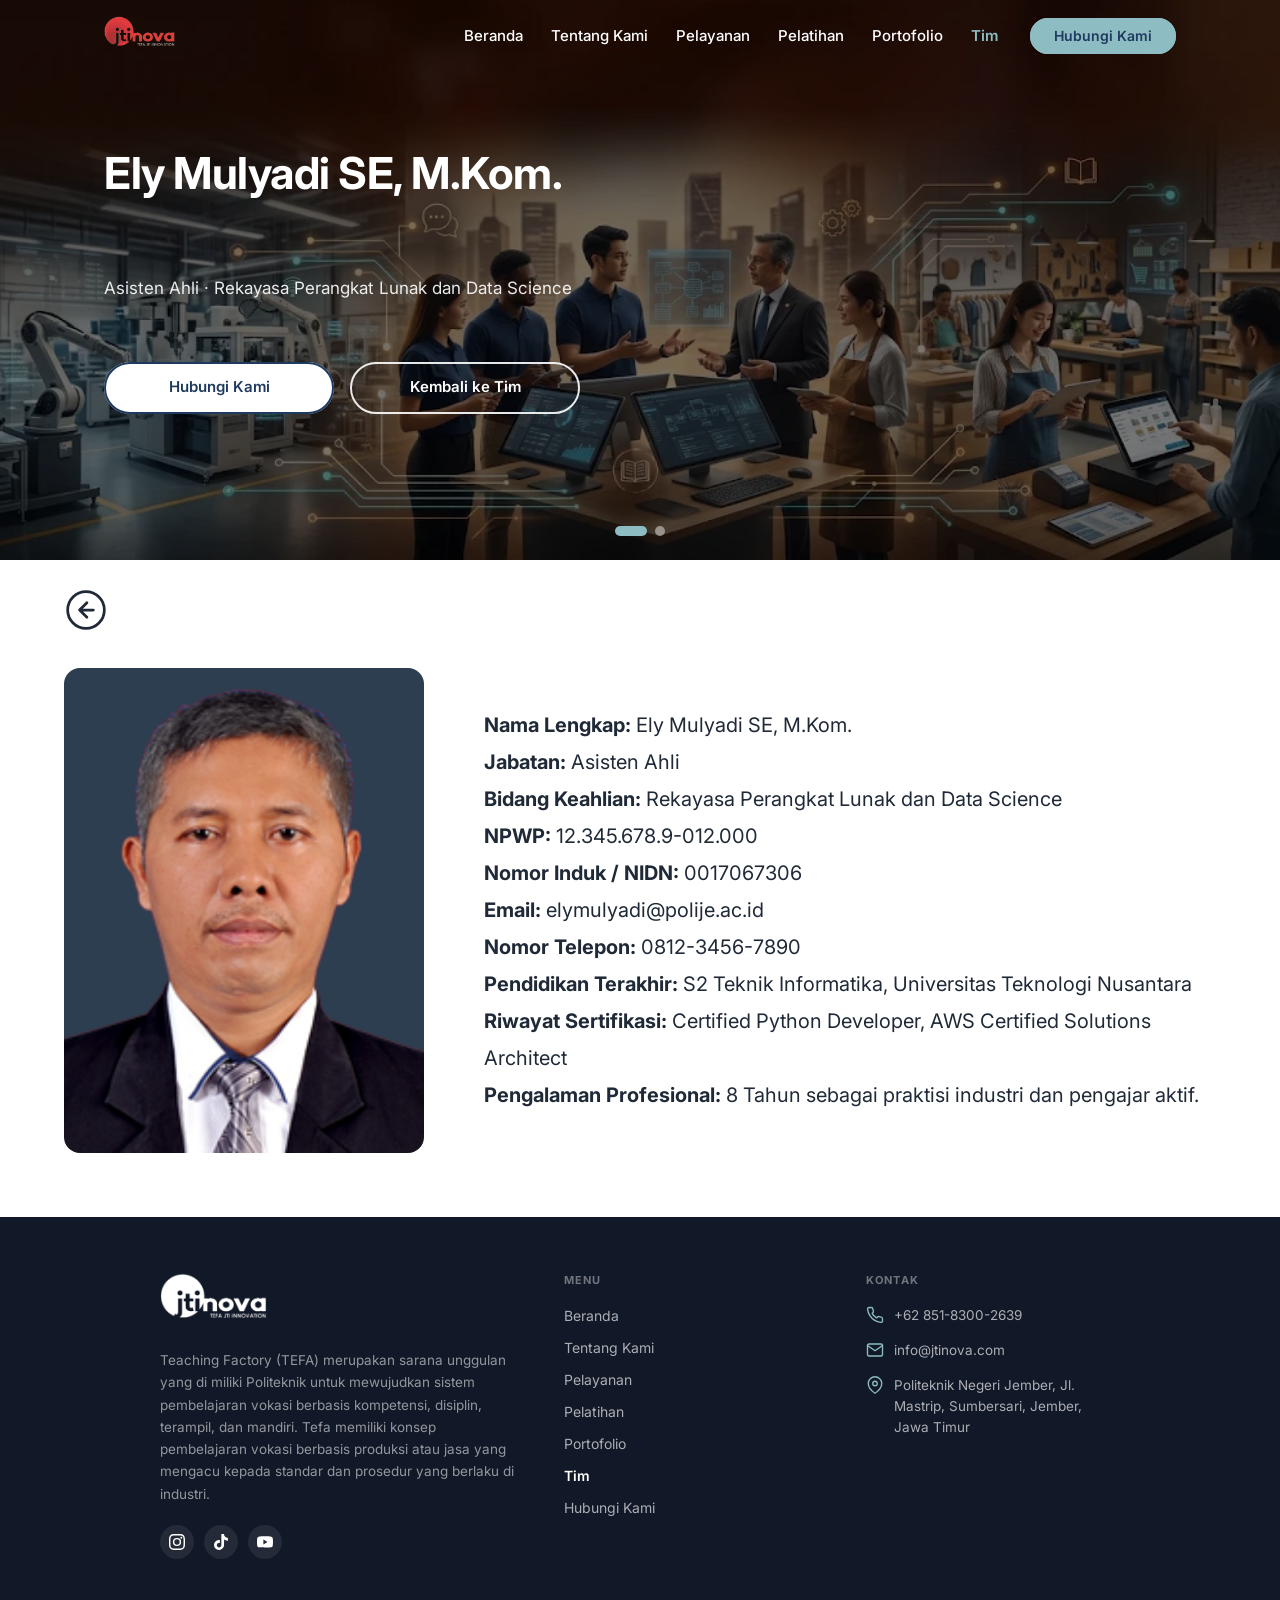
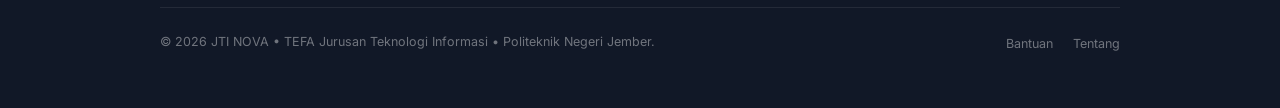
<file: Pages/Tim/Detail/index.html>
<!DOCTYPE html>
<html lang="id">

<head>
    <meta charset="UTF-8">
    <meta name="viewport" content="width=device-width, initial-scale=1.0">
    <title>jtinova - Anggota Tim</title>

    <link rel="stylesheet" href="../../../Style/style.css">

    <style>
    .at-hero {
        background-color: var(--bg-soft);
        padding-top: calc(var(--space-48) + var(--space-8));
        padding-bottom: calc(var(--space-48) + var(--space-8));
    }

    .at-hero__back {
        display: inline-flex;
        color: var(--text-primary);
        border-radius: 50%;
    }

    .at-hero__back svg {
        width: 44px;
        height: 44px;
        fill: none;
        stroke: currentColor;
    }

    .at-hero__back:focus-visible {
        outline: 2px solid var(--brand-teal);
        outline-offset: 3px;
    }

    .at-hero__crumb {
        margin: calc(var(--space-24) + var(--space-16)) 0 calc(var(--space-24) + var(--space-8));
        color: var(--text-secondary);
    }

    .at-hero__crumb a {
        color: inherit;
        text-decoration: none;
    }

    .at-hero__crumb a:hover {
        text-decoration: underline;
    }

    .at-hero__title {
        margin: 0 0 calc(var(--space-24) + var(--space-8));
        color: var(--brand-primary);
    }

    .at-hero__desc {
        margin: 0;
        color: var(--text-secondary);
    }

    .at-profile {
        padding-top: calc(var(--space-24) + var(--space-8));
        padding-bottom: calc(var(--space-48) + var(--space-16));
    }

    .at-profile__grid {
        display: grid;
        grid-template-columns: 360px 1fr;
        align-items: center;
        gap: 60px;
    }

    .at-profile__photo {
        width: 360px;
        height: 485px;
        object-fit: cover;
        display: block;
        border-radius: var(--radius-card);
        background-color: var(--bg-gray);
    }

    .at-profile__list {
        margin: 0;
        padding: 0;
        list-style: none;
        font-size: 20px;
        font-weight: 400;
        line-height: 37px;
        color: var(--text-primary);
    }

    .at-profile__list strong {
        font-weight: 700;
        color: var(--text-primary);
    }

    .at-back {
        padding-top: 28px;
    }

    .at-back .at-hero__back {
        transition: transform 0.2s ease, color 0.2s ease;
    }

    .at-back .at-hero__back:hover {
        color: var(--brand-primary);
        transform: translateX(-3px);
    }

    @media (max-width: 768px) {
        .at-back {
            padding-top: 20px;
        }

        .at-back .at-hero__back svg {
            width: 40px;
            height: 40px;
        }
    }

    @media (max-width: 480px) {
        .at-back .at-hero__back svg {
            width: 36px;
            height: 36px;
        }
    }

    @media (hover: none) {
        .at-back .at-hero__back:hover {
            transform: none;
        }
    }

    html { -webkit-text-size-adjust: 100%; }
    body { overflow-x: clip; }
    img  { max-width: 100%; }

    .at-profile__grid > * { min-width: 0; }
    .at-profile__list li { overflow-wrap: break-word; }
    .at-hero__title { overflow-wrap: anywhere; }

    @media (max-width: 1280px) {
        .container {
            padding-left: 64px;
            padding-right: 64px;
        }

        .navbar .navbar-container {
            padding-left: 64px;
            padding-right: 64px;
        }

        body .carousel-wrapper .carousel-content-wrap {
            padding-left: 64px;
            padding-right: 64px;
        }
    }

    @media (min-width: 901px) and (max-width: 1100px) {
        .navbar .navbar-menu-wrapper {
            gap: 16px;
        }

        .navbar .navbar-menu {
            gap: 16px;
        }

        .navbar .nav-link {
            font-size: 14px;
        }
    }

    @media (max-width: 1024px) {
        .container,
        .at-hero .container,
        .at-profile .container {
            padding-left: 40px;
            padding-right: 40px;
        }

        .navbar .navbar-container {
            padding-left: 40px;
            padding-right: 40px;
        }

        body .carousel-wrapper .carousel-content-wrap {
            padding-left: 40px;
            padding-right: 40px;
        }

        .at-hero {
            padding-top: 48px;
            padding-bottom: 48px;
        }

        .at-profile {
            padding-top: 28px;
            padding-bottom: 56px;
        }

        .at-profile__grid {
            grid-template-columns: minmax(240px, 300px) 1fr;
            gap: 40px;
        }

        .at-profile__photo {
            width: 100%;
            height: auto;
            aspect-ratio: 360 / 485;
        }

        .at-profile__list {
            font-size: 18px;
            line-height: 1.8;
        }
    }

    @media (max-width: 900px) {
        .navbar .navbar-container {
            padding-left: 24px;
            padding-right: 24px;
        }
    }

    @media (max-width: 768px) {
        .container,
        .at-hero .container,
        .at-profile .container {
            padding-left: 24px;
            padding-right: 24px;
        }

        body .carousel-wrapper .carousel-content-wrap {
            padding: 72px 24px 48px;
        }

        .at-hero {
            padding-top: 40px;
            padding-bottom: 40px;
        }

        .at-hero__title {
            font-size: 32px;
        }

        .at-profile {
            padding-top: 24px;
            padding-bottom: 44px;
        }

        .at-profile__grid {
            grid-template-columns: minmax(180px, 220px) 1fr;
            gap: 28px;
        }

        .at-profile__list {
            font-size: 16px;
            line-height: 1.75;
        }
    }

    @media (max-width: 640px) {
        body .carousel-wrapper {
            height: 540px;
        }

        .at-profile__grid {
            grid-template-columns: 1fr;
            gap: 24px;
            align-items: start;
        }

        .at-profile__photo {
            max-width: 360px;
        }

        .at-profile__list {
            font-size: 15px;
            line-height: 1.7;
        }

        .at-profile__list li + li {
            margin-top: 6px;
        }
    }

    @media (max-width: 480px) {
        .container,
        .at-hero .container,
        .at-profile .container {
            padding-left: 16px;
            padding-right: 16px;
        }

        .navbar .navbar-container {
            padding-left: 16px;
            padding-right: 16px;
        }

        body .carousel-wrapper .carousel-content-wrap {
            padding: 72px 16px 48px;
        }

        body .mobile-overlay {
            padding: 84px 24px 32px;
        }

        .mobile-overlay .mobile-nav-link {
            font-size: 18px;
            padding: 12px 0;
        }

        .mobile-overlay .mobile-dropdown-link {
            font-size: 16px;
        }

        .at-hero__title {
            font-size: 28px;
        }

        .at-profile__photo {
            max-width: 100%;
        }
    }

    @media (max-width: 380px) {
        body .carousel-wrapper {
            height: 580px;
        }

        .at-profile__list {
            font-size: 14.5px;
        }
    }
    </style>
</head>

<body>

    <div id="navbar-container"></div>

    <div id="carousel-container"></div>

    <section class="at-back">
        <div class="container">
            <a href="../index.html#anggota" id="back-to-tim" class="at-hero__back" aria-label="Kembali ke halaman Tim">
                <svg viewBox="0 0 24 24" stroke-width="1.5" stroke-linecap="round" stroke-linejoin="round" aria-hidden="true" focusable="false">
                    <circle cx="12" cy="12" r="10"/>
                    <path d="M12.5 8l-4 4 4 4M8.5 12h7.5"/>
                </svg>
            </a>
        </div>
    </section>

    <section class="at-profile">
        <div class="container at-profile__grid">
            <img class="at-profile__photo"
                 id="profile-photo"
                 src="../../../Assets/images/dummy.jpg"
                 alt="">
            <ul class="at-profile__list" id="profile-list"></ul>
        </div>
    </section>

    <div id="footer-container"></div>

    <script>
        window.current_page = 'tim';
        window.navbar_autorender = false;
        window.carousel_autorender = false;
        window.footer_autorender = false;
    </script>

    <script src="../../../Components/button.js"></script>
    <script src="../../../Components/card.js"></script>
    <script src="../../../Components/carousel.js"></script>
    <script src="../../../Components/navbar.js"></script>
    <script src="../../../Components/footer.js"></script>

    <script>
        (function () {
            "use strict";

            var baseUrl = (typeof window.baseUrl === "string" && window.baseUrl !== "") ? window.baseUrl : "../../..";
            var imagesUrl = baseUrl + "/Assets/images/";
            var fallbackImg = imagesUrl + "dummy.jpg";

            var timUrl = baseUrl + "/Pages/Tim/index.html";
            var hubungiUrl = baseUrl + "/Pages/HubungiKami/index.html";

            var fotoAnggota = {
                1: "tim-4.jpg",
                2: "tim-7.jpg",
                3: "tim-6.jpg",
                4: "tim-8.jpg",
                5: "tim-5.jpg",
                6: "tim-3.jpg",
                7: "tim-2.jpg",
                8: "tim-1.jpg"
            };

            var anggotaKatalog = {
                1: {
                    id: 1,
                    foto: fotoAnggota[1],
                    nama: "Ely Mulyadi SE, M.Kom.",
                    jabatan: "Asisten Ahli",
                    bidang: "Rekayasa Perangkat Lunak dan Data Science",
                    npwp: "12.345.678.9-012.000",
                    nidn: "0017067306",
                    email: "elymulyadi@polije.ac.id",
                    telepon: "0812-3456-7890",
                    pendidikan: "S2 Teknik Informatika, Universitas Teknologi Nusantara",
                    sertifikasi: "Certified Python Developer, AWS Certified Solutions Architect",
                    pengalaman: "8 Tahun sebagai praktisi industri dan pengajar aktif."
                }
            };

            var anggotaLain = {
                2: ["Arvita Agus Kurniasari, S. ST.,M.Tr.Kom.",   "Asisten Ahli",    "Manajemen Proyek Teknologi Informasi",    "S2 Manajemen Teknologi, Universitas Teknologi Nusantara",    "PMP, Certified Scrum Master",                     "7 Tahun sebagai project manager dan pengajar aktif."],
                3: ["Dwi Putro Sarwo Setyohadi, S.Kom., M.Kom.", "Lektor",     "UI/UX Design dan Desain Interaksi",       "S2 Desain Komunikasi Visual, Universitas Teknologi Nusantara", "Google UX Design Professional Certificate",       "6 Tahun sebagai desainer produk digital dan pengajar aktif."],
                4: ["Ahmad Fahriyannur Rosyady, S.Kom., M.MT.", "Asisten Ahli", "Pengembangan Antarmuka Web",              "S2 Teknik Informatika, Universitas Teknologi Nusantara",     "Meta Front-End Developer Certificate",            "5 Tahun sebagai frontend developer dan pengajar aktif."],
                5: ["Lukie Perdanasari, S.Kom., M.T.", "Asisten Ahli",  "Pengembangan Sistem dan Basis Data",      "S2 Sistem Informasi, Universitas Teknologi Nusantara",       "Certified Laravel Developer, MySQL Professional", "6 Tahun sebagai backend developer dan pengajar aktif."],
                6: ["Achmad Dinofaldi Firmansyah, S.Tr.Kom.", "Mobile Developer",   "Pengembangan Aplikasi Mobile",            "S2 Teknik Informatika, Universitas Teknologi Nusantara",     "Associate Android Developer, Flutter Certified",  "5 Tahun sebagai mobile developer dan pengajar aktif."],
                7: ["Muhammad Beni Fajri, S.Tr.Kom.",   "Network & IoT",      "Jaringan Komputer dan Internet of Things", "S2 Teknik Komputer, Universitas Teknologi Nusantara",       "CCNA, CompTIA Security+",                         "7 Tahun sebagai network engineer dan pengajar aktif."],
                8: ["Ratna Dwi Kristina sari, S.Tr.Kom.",  "Multimedia",         "Produksi Multimedia dan Motion Graphic",  "S2 Desain Media Digital, Universitas Teknologi Nusantara",  "Adobe Certified Professional",                    "6 Tahun sebagai kreator multimedia dan pengajar aktif."]
            };

            Object.keys(anggotaLain).forEach(function (no) {
                var baris = anggotaLain[no];
                anggotaKatalog[no] = {
                    id: Number(no),
                    foto: fotoAnggota[no],
                    nama: baris[0],
                    jabatan: baris[1],
                    bidang: baris[2],
                    npwp: "12.345.678.9-012.00" + no,
                    nidn: "041203850" + no,
                    email: "anggota" + no + "@contohinstansi.com",
                    telepon: "0812-3456-789" + no,
                    pendidikan: baris[3],
                    sertifikasi: baris[4],
                    pengalaman: baris[5]
                };
            });

            var params = new URLSearchParams(window.location.search);
            var id = parseInt(params.get("id") || "1", 10);

            if (!anggotaKatalog[id]) {
                window.location.replace(timUrl + "#anggota");
                return;
            }

            var orang = anggotaKatalog[id];

            var detail = [
                ["Nama Lengkap",           orang.nama],
                ["Jabatan",                orang.jabatan],
                ["Bidang Keahlian",        orang.bidang],
                ["NPWP",                   orang.npwp],
                ["Nomor Induk / NIDN",     orang.nidn],
                ["Email",                  orang.email],
                ["Nomor Telepon",          orang.telepon],
                ["Pendidikan Terakhir",    orang.pendidikan],
                ["Riwayat Sertifikasi",    orang.sertifikasi],
                ["Pengalaman Profesional", orang.pengalaman]
            ];

            var carouselGambar = [
                imagesUrl + "dummy.jpg",
                imagesUrl + "ajasendiri.jpg"
            ];

            var carouselSlides = carouselGambar.map(function (gambar, no) {
                return {
                    id: no + 1,
                    image: gambar,
                    title: orang.nama,
                    description: orang.jabatan + " · " + orang.bidang,
                    buttons: [
                        { text: "Hubungi Kami", link: hubungiUrl, variant: "primary" },
                        { text: "Kembali ke Tim", link: timUrl, variant: "outline-white" }
                    ]
                };
            });

            var navContainer = document.getElementById("navbar-container");
            if (navContainer && typeof window.mountNavbar === "function") {
                window.mountNavbar(navContainer, { current_page: "tim", base_url: baseUrl });
            }

            var carouselContainer = document.getElementById("carousel-container");
            if (carouselContainer && typeof window.mountCarousel === "function") {
                window.mountCarousel(carouselContainer, {
                    carousel_type: "hero",
                    carousel_slides: carouselSlides,
                    auto_slide_interval: 7000
                });
            }

            var backLink = document.getElementById("back-to-tim");
            if (backLink) {
                backLink.href = timUrl + "#anggota";
            }

            var photoEl = document.getElementById("profile-photo");
            if (photoEl) {
                photoEl.src = imagesUrl + orang.foto;
                photoEl.alt = orang.nama;
                photoEl.addEventListener("error", function () {
                    if (photoEl.src !== fallbackImg) {
                        photoEl.src = fallbackImg;
                    }
                });
            }

            var listEl = document.getElementById("profile-list");
            if (listEl) {
                listEl.innerHTML = "";
                detail.forEach(function (item) {
                    var li = document.createElement("li");
                    var strong = document.createElement("strong");
                    strong.textContent = item[0] + ": ";
                    li.appendChild(strong);
                    li.appendChild(document.createTextNode(item[1]));
                    listEl.appendChild(li);
                });
            }

            var footerContainer = document.getElementById("footer-container");
            if (footerContainer && typeof window.mountFooter === "function") {
                window.mountFooter(footerContainer, { current_page: "tim", base_url: baseUrl });
            }
        })();
    </script>

</body>

</html>
</file>
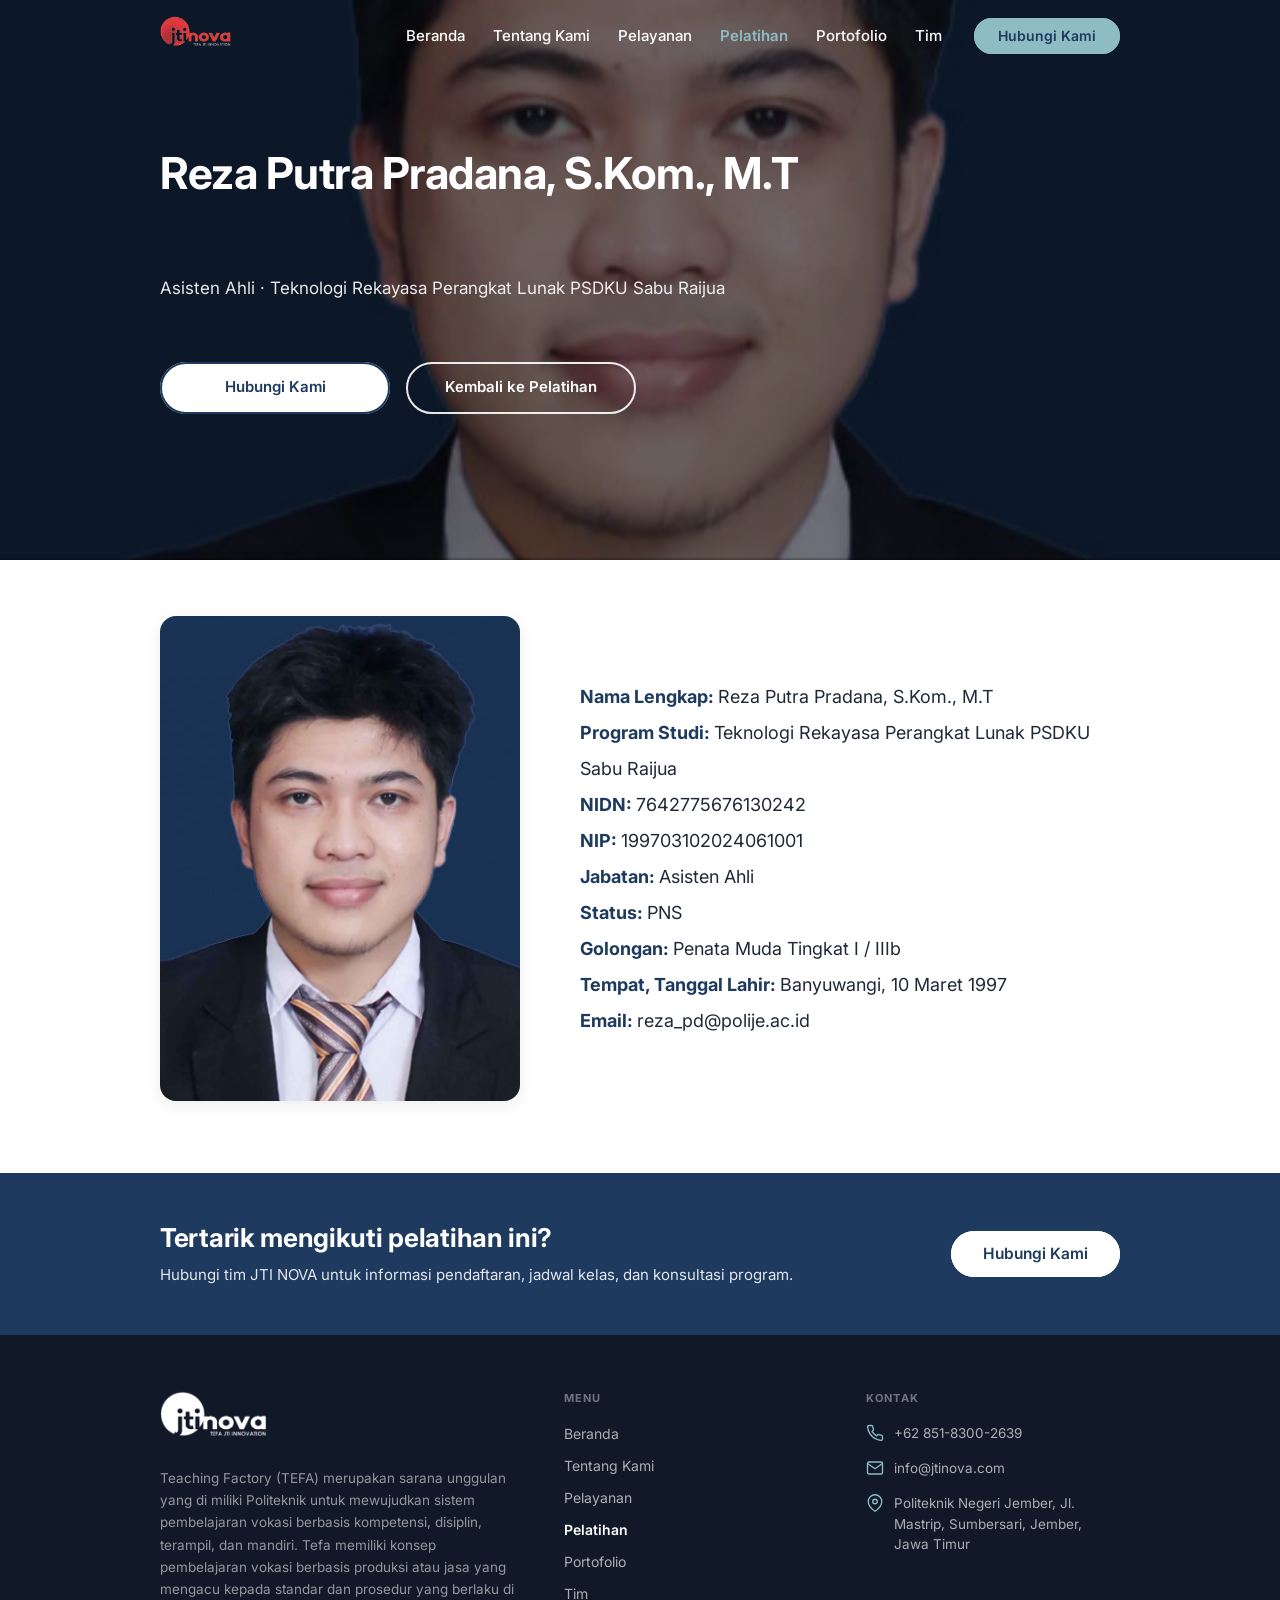
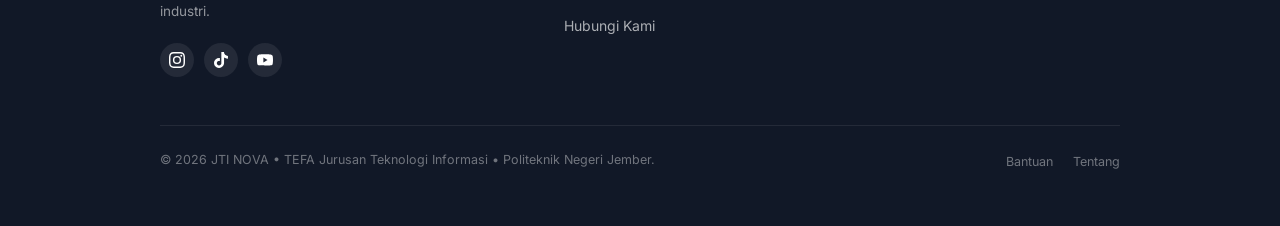
<file: Pages/Pelatihan/Detail/DetailInstruktur/index.html>
<!doctype html>
<html lang="id">
  <head>
    <meta charset="UTF-8" />
    <meta name="viewport" content="width=device-width, initial-scale=1.0" />
    <title>Profil Instruktur - JTI NOVA</title>

    <link rel="stylesheet" href="../../../../Style/style.css" />

    <style>
      html {
        -webkit-text-size-adjust: 100%;
      }

      body {
        overflow-x: clip;
        margin: 0;
      }

      .at-hero {
        background-color: var(--bg-soft);
        padding-top: calc(var(--space-48) + var(--space-8));
        padding-bottom: calc(var(--space-48) + var(--space-8));
      }

      .at-hero__crumb {
        margin: calc(var(--space-24) + var(--space-16)) 0
          calc(var(--space-24) + var(--space-8));
        color: var(--text-secondary);
      }

      .at-hero__crumb a {
        color: inherit;
        text-decoration: none;
      }

      .at-hero__crumb a:hover {
        text-decoration: underline;
      }

      .at-hero__title {
        margin: 0 0 calc(var(--space-24) + var(--space-8));
        color: var(--brand-primary);
      }

      .at-hero__desc {
        margin: 0;
        color: var(--text-secondary);
      }

      .at-profile {
        padding-top: calc(var(--space-48) + var(--space-8));
        padding-bottom: calc(var(--space-48) + var(--space-24));
        background-color: var(--bg-white);
        box-sizing: border-box;
        width: 100%;
      }

      .at-profile__grid {
        display: grid;
        grid-template-columns: 360px 1fr;
        align-items: center;
        gap: 60px;
        box-sizing: border-box;
        width: 100%;
      }

      .at-profile__photo {
        width: 360px;
        height: 485px;
        object-fit: cover;
        display: block;
        border-radius: var(--radius-card);
        background-color: var(--bg-gray);
        box-shadow: var(--shadow-card);
        box-sizing: border-box;
      }

      .at-profile__list {
        margin: 0;
        padding: 0;
        list-style: none;
        font-size: 18px;
        font-weight: 400;
        line-height: 36px;
        color: var(--text-primary);
        box-sizing: border-box;
        width: 100%;
        min-width: 0;
      }

      .at-profile__list li {
        overflow-wrap: break-word;
      }

      .at-profile__list strong {
        font-weight: 700;
        color: var(--brand-primary);
      }

      /* Responsivitas Tablet & Layar Menengah (<= 1024px) */
      @media (max-width: 1024px) {
        .at-profile .container {
          padding-left: 40px;
          padding-right: 40px;
        }

        .at-profile__grid {
          grid-template-columns: 1fr;
          gap: 40px;
        }

        .at-profile__photo {
          width: 100%;
          max-width: 360px;
          height: auto;
          aspect-ratio: 360 / 485;
          margin: 0 auto;
        }
      }

      /* Responsivitas Smartphone / Android / iPhone (<= 768px) */
      @media (max-width: 768px) {
        .at-profile .container {
          padding-left: 24px;
          padding-right: 24px;
        }

        .at-profile__list {
          font-size: 15px;
          line-height: 1.8;
        }
      }

      /* Responsivitas Perangkat Sangat Kecil / iPhone SE (<= 480px) */
      @media (max-width: 480px) {
        .at-profile .container {
          padding-left: 16px;
          padding-right: 16px;
        }

        .at-profile__list {
          font-size: 14px;
          line-height: 1.6;
        }
      }
    </style>
  </head>

  <body>
    <div id="navbar-container"></div>

    <div id="carousel-container"></div>

    <section class="at-profile">
      <div class="container at-profile__grid">
        <img class="at-profile__photo" id="instruktur-foto" src="" alt="" />
        <ul class="at-profile__list" id="instruktur-detail"></ul>
      </div>
    </section>

    <div id="cta-container"></div>
    <div id="footer-container"></div>

    <script>
      window.current_page = "pelatihan";
      window.navbar_autorender = false;
      window.carousel_autorender = false;
      window.footer_autorender = false;
    </script>

    <script src="../../../../Components/ctacontainer.js"></script>
    <script src="../../../../Components/button.js"></script>
    <script src="../../../../Components/card.js"></script>
    <script src="../../../../Components/carousel.js"></script>
    <script src="../../../../Components/navbar.js"></script>
    <script src="../../../../Components/footer.js"></script>

    <script>
      (function () {
        "use strict";

        var baseUrl =
          typeof window.baseUrl === "string" && window.baseUrl !== ""
            ? window.baseUrl
            : "../../../..";
        var imagesUrl = baseUrl + "/Assets/images/";
        var pelatihanUrl = baseUrl + "/Pages/Pelatihan/index.html";
        var hubungiUrl = baseUrl + "/Pages/HubungiKami/index.html";

        var instrukturKatalog = {
          1: {
            id: 1,
            foto: "Foto-Instruktur/foto1.jpg",
            nama: "Reza Putra Pradana, S.Kom., M.T",
            prodi: "Teknologi Rekayasa Perangkat Lunak PSDKU Sabu Raijua",
            nidn: "7642775676130242",
            nip: "199703102024061001",
            jabatan: "Asisten Ahli",
            status: "PNS",
            golongan: "Penata Muda Tingkat I / IIIb",
            ttl: "Banyuwangi, 10 Maret 1997",
            email: "reza_pd@polije.ac.id",
          },
          2: {
            id: 2,
            foto: "Foto-Instruktur/foto2.jpg",
            nama: "Reza Putra Pradana, S.Kom., M.T",
            prodi: "Dosen Teknologi Rekayasa Perangkat Lunak PSDKU Sabu Raijua",
            nidn: "0016087806",
            nip: "19780816 200501 1 002",
            jabatan: "Lektor",
            status: "PNS",
            ttl: "16 Agustus 1978",
            email: "beni@polije.ac.id",
          },
          3: {
            id: 3,
            foto: "Foto-Instruktur/foto3.jpg",
            nama: "Muhammad Beni Fajri, S. Tr.Kom",
            nip: "200006062025061011",
            status: "PNS",
            lab: "Rekayasa Perangkat Lunak",
          },
          4: {
            id: 4,
            foto: "Foto-Instruktur/foto4.jpg",
            nama: "Ely Mulyadi, SE, M.Kom",
            prodi: "Dosen Manajemen Informatika",
            nidn: "0017067306",
            nip: "19730617 202321 1 006",
            jabatan: "Asisten Ahli",
            status: "PPPK",
            golongan: "Golongan X (S2/P3K)",
            ttl: "Brebes, 01 Januari 2018",
            email: "elymulyadi@polije.ac.id",
          },
          5: {
            id: 5,
            foto: "Foto-Instruktur/foto5.jpg",
            nama: "Egy Raka Tiony, A.Md",
            nip: "T19960710202105101",
            status: "PPPK",
            lab: "Multimedia Cerdas",
          },
        };

        var params = new URLSearchParams(window.location.search);
        var rawId = params.get("id");
        var parsedId = rawId !== null ? parseInt(rawId, 10) : 1;
        var orang = instrukturKatalog[parsedId] || instrukturKatalog[1];
        var fotoSrc = imagesUrl + (orang.foto || "dummy.jpg");

        document.title = "Profil Instruktur - " + orang.nama + " - JTI NOVA";

        var navContainer = document.getElementById("navbar-container");
        if (navContainer && typeof window.mountNavbar === "function") {
          window.mountNavbar(navContainer, {
            current_page: "pelatihan",
            base_url: baseUrl,
          });
        }

        var keteranganBagian = [
          orang.jabatan,
          orang.prodi,
          orang.lab ? "Lab " + orang.lab : "",
          !orang.jabatan && !orang.prodi && !orang.lab ? orang.status : "",
        ]
          .filter(Boolean)
          .join(" · ");

        var carouselSlides = [
          {
            id: orang.id,
            image: fotoSrc,
            title: orang.nama,
            description: keteranganBagian,
            buttons: [
              { text: "Hubungi Kami", link: hubungiUrl, variant: "primary" },
              {
                text: "Kembali ke Pelatihan",
                link: pelatihanUrl + "#instruktur",
                variant: "outline-white",
              },
            ],
          },
        ];

        var carouselContainer = document.getElementById("carousel-container");
        if (carouselContainer && typeof window.mountCarousel === "function") {
          window.mountCarousel(carouselContainer, {
            carousel_type: "hero",
            carousel_slides: carouselSlides,
          });
        }

        var fotoEl = document.getElementById("instruktur-foto");
        if (fotoEl) {
          fotoEl.src = fotoSrc;
          fotoEl.alt = orang.nama;
          fotoEl.addEventListener("error", function () {
            if (fotoEl.src.indexOf("dummy.jpg") === -1) {
              fotoEl.src = imagesUrl + "dummy.jpg";
            }
          });
        }

        var detailItems = [
          ["Nama Lengkap", orang.nama],
          ["Program Studi", orang.prodi],
          ["NIDN", orang.nidn],
          ["NIP", orang.nip],
          ["Jabatan", orang.jabatan],
          ["Status", orang.status],
          ["Golongan", orang.golongan],
          ["Tempat, Tanggal Lahir", orang.ttl],
          ["Email", orang.email],
          ["Lokasi Lab", orang.lab],
        ].filter(([label, value]) => value);

        var listEl = document.getElementById("instruktur-detail");
        if (listEl) {
          listEl.textContent = "";
          detailItems.forEach(function (pair) {
            var li = document.createElement("li");
            var strong = document.createElement("strong");
            strong.textContent = pair[0] + ": ";

            li.appendChild(strong);
            li.appendChild(document.createTextNode(pair[1]));
            listEl.appendChild(li);
          });
        }

        var ctaContainer = document.getElementById("cta-container");
        if (ctaContainer && typeof window.mountCta === "function") {
          window.mountCta(ctaContainer, {
            title: "Tertarik mengikuti pelatihan ini?",
            subtitle:
              "Hubungi tim JTI NOVA untuk informasi pendaftaran, jadwal kelas, dan konsultasi program.",
            btn_text: "Hubungi Kami",
            btn_href: hubungiUrl,
            variant: "dark",
          });
        }

        var footerContainer = document.getElementById("footer-container");
        if (footerContainer && typeof window.mountFooter === "function") {
          window.mountFooter(footerContainer, {
            current_page: "pelatihan",
            base_url: baseUrl,
          });
        }
      })();
    </script>
  </body>
</html>
</file>
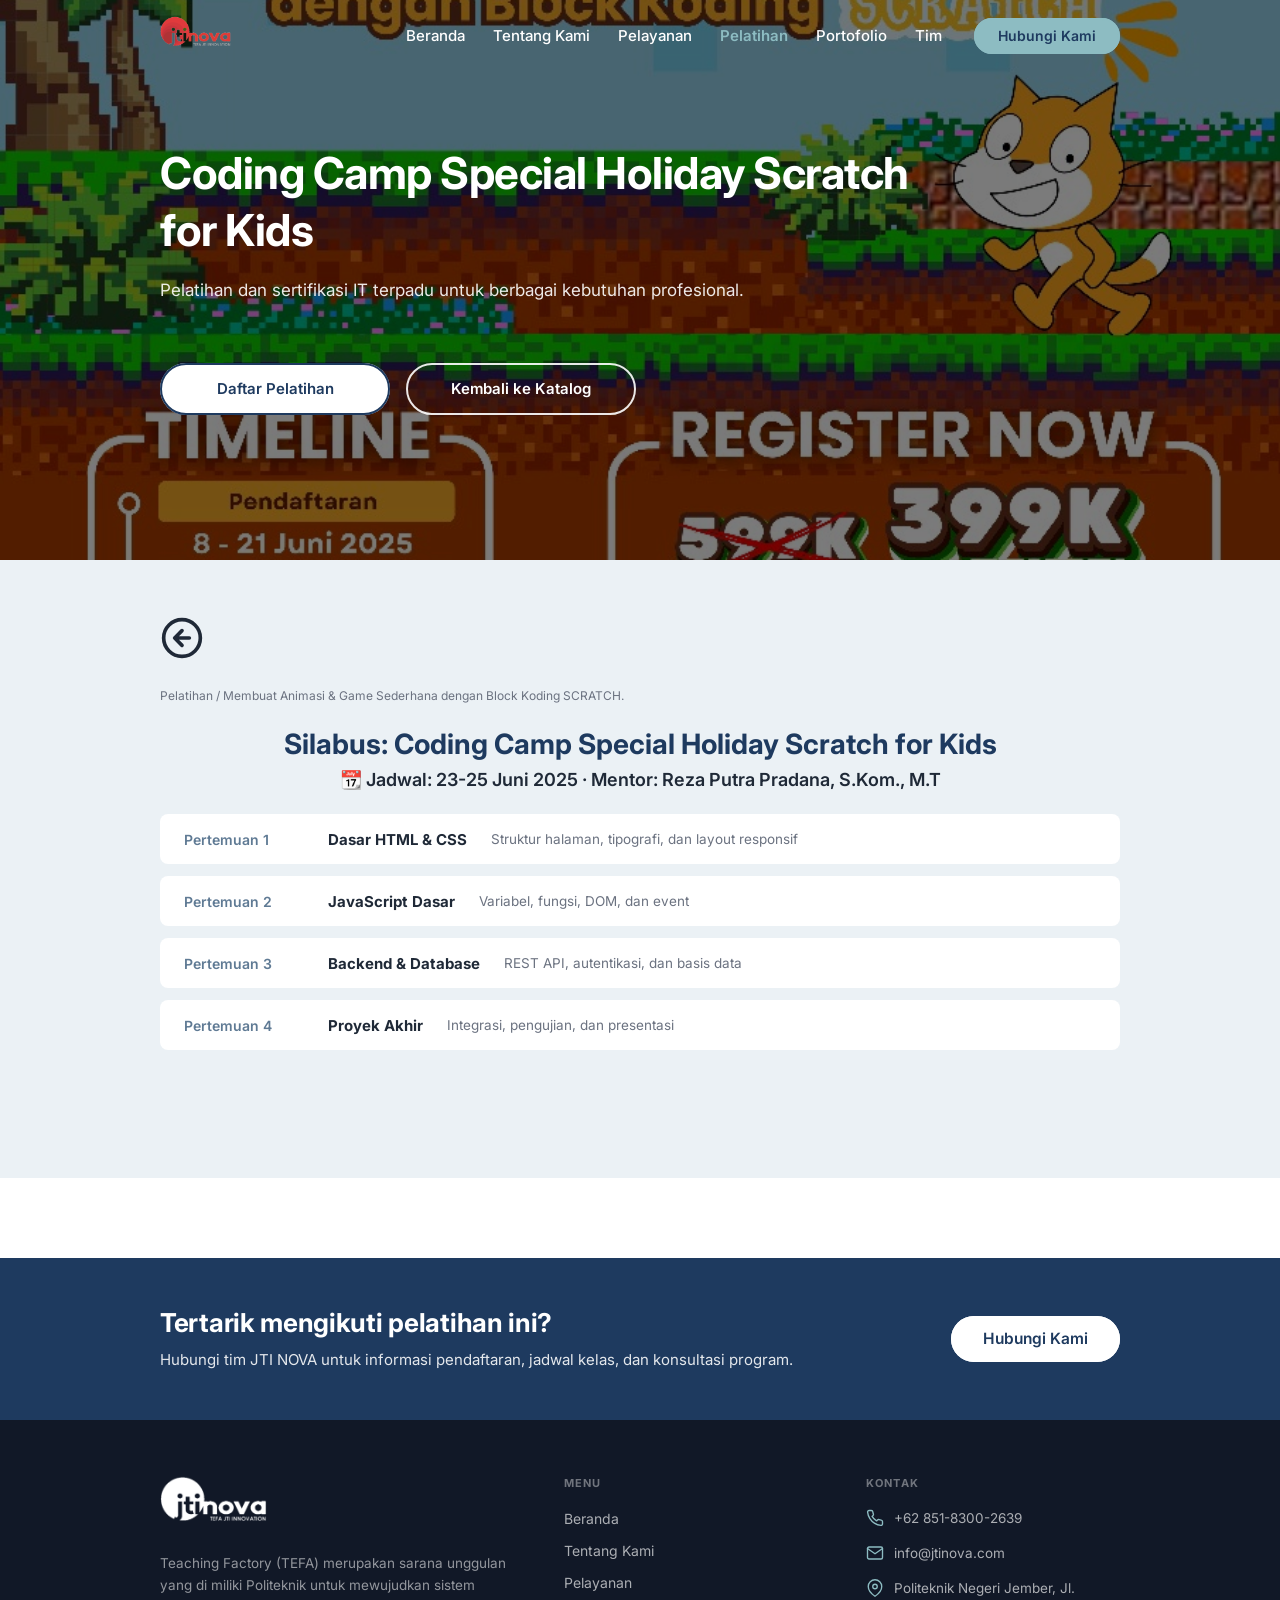
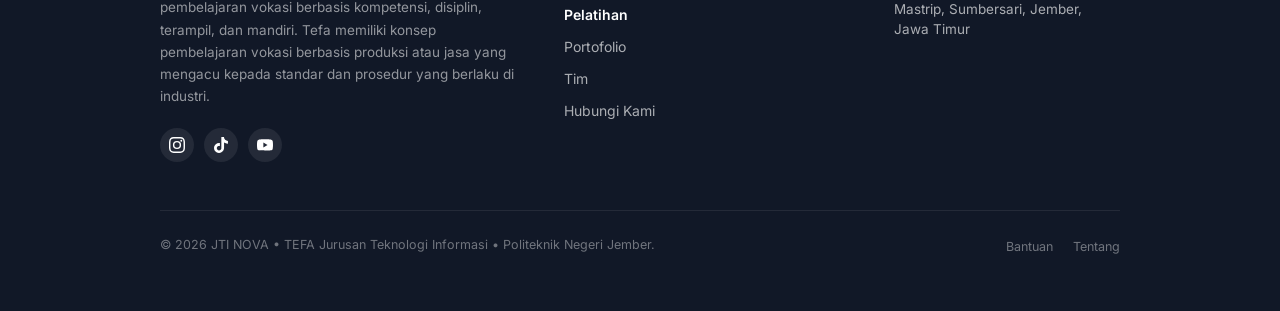
<file: Pages/Pelatihan/Detail/DetailPelatihan/index.html>
<!DOCTYPE html>
<html lang="id">

<head>
    <meta charset="UTF-8">
    <meta name="viewport" content="width=device-width, initial-scale=1.0">
    <title>jtinova - Detail Pelatihan</title>

    <link rel="stylesheet" href="../../../../Style/style.css">

    <style>
        html {
            -webkit-text-size-adjust: 100%;
        }

        body {
            overflow-x: clip;
            margin: 0;
        }

        .detail {
            background-color: var(--bg-soft);
            width: 100%;
            box-sizing: border-box;
        }

        .detail__top {
            padding-top: calc(var(--space-48) + var(--space-8));
            padding-bottom: 0;
            box-sizing: border-box;
            width: 100%;
        }

        .detail__back {
            display: inline-flex;
            color: var(--text-primary);
            border-radius: 50%;
        }

        .detail__back svg {
            width: 44px;
            height: 44px;
            fill: none;
            stroke: currentColor;
        }

        .detail__back:focus-visible {
            outline: 2px solid var(--brand-teal);
            outline-offset: 3px;
        }

        .detail__crumb {
            margin: var(--space-24) 0 0;
            color: var(--text-secondary);
            overflow-wrap: anywhere;
        }

        .detail__crumb a {
            color: inherit;
            text-decoration: none;
        }

        .detail__crumb a:hover {
            text-decoration: underline;
        }

        .syllabus {
            padding-top: var(--space-24);
            padding-bottom: calc(var(--space-80) + var(--space-48));
            box-sizing: border-box;
            width: 100%;
        }

        .syllabus__head {
            text-align: center;
            margin-bottom: var(--space-24);
            box-sizing: border-box;
        }

        .syllabus__title {
            margin: 0 0 var(--space-8);
            color: var(--brand-primary);
            font-size: clamp(22px, 3.5vw, 28px);
            overflow-wrap: anywhere;
        }

        .syllabus__meta {
            margin: 0;
            font-size: clamp(14px, 2vw, 18px);
            font-weight: 600;
            color: var(--text-primary);
            overflow-wrap: anywhere;
        }

        .syllabus__list {
            display: flex;
            flex-direction: column;
            gap: 12px;
            width: 100%;
            box-sizing: border-box;
        }

        .syllabus__row {
            display: flex;
            align-items: center;
            gap: var(--space-24);
            min-height: 50px;
            padding: 12px var(--space-24);
            border-radius: var(--radius-input);
            background-color: var(--bg-white);
            box-sizing: border-box;
            width: 100%;
        }

        .syllabus__no {
            flex: 0 0 120px;
            font-size: 14px;
            font-weight: 600;
            color: var(--brand-slate);
        }

        .syllabus__topic {
            margin: 0;
            font-size: 15px;
            font-weight: 700;
            color: var(--text-primary);
            overflow-wrap: anywhere;
        }

        .syllabus__sum {
            margin: 0;
            font-size: 13.5px;
            color: var(--text-secondary);
            overflow-wrap: break-word;
        }

        .detail-end {
            height: var(--space-80);
        }

        /* Responsivitas Tablet & Layar Menengah (<= 1024px) */
        @media (max-width: 1024px) {
            .detail .container {
                padding-left: 40px;
                padding-right: 40px;
            }
        }

        /* Responsivitas Phablet / Tablet Kecil (<= 768px) */
        @media (max-width: 768px) {
            .detail .container {
                padding-left: 24px;
                padding-right: 24px;
            }

            .syllabus {
                padding-top: var(--space-24);
                padding-bottom: 40px;
            }

            .syllabus__title {
                font-size: 22px;
            }

            .syllabus__meta {
                font-size: 14px;
            }

            .syllabus__row {
                flex-direction: column;
                align-items: flex-start;
                gap: 6px;
                padding: 16px;
            }

            .syllabus__no {
                flex-basis: auto;
            }
        }

        /* Responsivitas Smartphone Kecil / iPhone SE (<= 480px) */
        @media (max-width: 480px) {
            .detail .container {
                padding-left: 16px;
                padding-right: 16px;
            }

            .syllabus__title {
                font-size: 20px;
            }

            .syllabus__meta {
                font-size: 13px;
            }
        }
    </style>
</head>

<body>

    <div id="navbar-container"></div>

    <div id="carousel-container"></div>

    <main>
        <div class="detail">
            <div class="container detail__top">
                <a class="detail__back" id="detail-back-link" href="../../index.html#katalog" aria-label="Kembali ke Pelatihan">
                    <svg class="icon" viewBox="0 0 24 24" aria-hidden="true">
                        <circle cx="12" cy="12" r="10" />
                        <path d="M16 12H8M12 8l-4 4 4 4" />
                    </svg>
                </a>
                <p class="caption detail__crumb">
                    <a id="detail-crumb-link" href="../../index.html">Pelatihan</a> / <span id="detail-crumb-current">Detail</span>
                </p>
            </div>

            <section class="container syllabus">
                <div class="syllabus__head">
                    <h2 class="heading-2 syllabus__title" id="syllabus-title">Silabus</h2>
                    <p class="syllabus__meta" id="syllabus-meta"></p>
                </div>
                <div class="syllabus__list" id="syllabus-list"></div>
            </section>
        </div>
        <div class="detail-end"></div>
    </main>

    <div id="cta-container"></div>
    <div id="footer-container"></div>

    <script>
        window.current_page = 'pelatihan';
        window.navbar_autorender = false;
        window.carousel_autorender = false;
        window.footer_autorender = false;
    </script>

    <script src="../../../../Components/ctacontainer.js"></script>
    <script src="../../../../Components/button.js"></script>
    <script src="../../../../Components/card.js"></script>
    <script src="../../../../Components/carousel.js"></script>
    <script src="../../../../Components/navbar.js"></script>
    <script src="../../../../Components/footer.js"></script>

    <script>
        (function () {
            "use strict";

            var baseUrl = (typeof window.baseUrl === 'string' && window.baseUrl !== '') ? window.baseUrl : '../../../..';
            var imagesUrl = baseUrl + '/Assets/images/';
            var pelatihanUrl = baseUrl + '/Pages/Pelatihan';
            var hubungiUrl = baseUrl + '/Pages/HubungiKami/index.html';

            var katalog = [
                {
                    id: 1,
                    singkat: "Membuat Animasi & Game Sederhana dengan Block Koding SCRATCH.",
                    judul: "Coding Camp Special Holiday Scratch for Kids",
                    tanggal: "23-25 Juni 2025",
                    mentor: "Reza Putra Pradana, S.Kom., M.T",
                    gambar: "Foto-Pelatihan/foto1.jpg",
                    silabus: [
                        { pertemuan: "Pertemuan 1", materi: "Dasar HTML & CSS", ringkasan: "Struktur halaman, tipografi, dan layout responsif" },
                        { pertemuan: "Pertemuan 2", materi: "JavaScript Dasar", ringkasan: "Variabel, fungsi, DOM, dan event" },
                        { pertemuan: "Pertemuan 3", materi: "Backend & Database", ringkasan: "REST API, autentikasi, dan basis data" },
                        { pertemuan: "Pertemuan 4", materi: "Proyek Akhir", ringkasan: "Integrasi, pengujian, dan presentasi" }
                    ]
                },
                {
                    id: 2,
                    singkat: "Merangkai Komponen & Membuat Proyek Sederhana dengan Arduino.",
                    judul: "Coding Camp Special Holiday Merangkai Arduino",
                    tanggal: "30 Juni - 2 Juli 2025",
                    mentor: "Beni Widiawan, S.ST, MT",
                    gambar: "Foto-Pelatihan/foto2.jpg",
                    silabus: [
                        { pertemuan: "Pertemuan 1", materi: "Dasar UI/UX", ringkasan: "Prinsip desain dan alur kerja desainer" },
                        { pertemuan: "Pertemuan 2", materi: "Riset & Wireframe", ringkasan: "User persona, user flow, dan wireframe" },
                        { pertemuan: "Pertemuan 3", materi: "Desain Visual", ringkasan: "Komponen, warna, tipografi, dan design system" },
                        { pertemuan: "Pertemuan 4", materi: "Proyek Akhir", ringkasan: "Prototipe interaktif dan uji kegunaan" }
                    ]
                }
            ];

            // Ambil parameter ?id= dari URL
            var params = new URLSearchParams(window.location.search);
            var rawId = params.get("id");
            var id = rawId !== null ? parseInt(rawId, 10) : 1;

            var kursus = null;
            for (var i = 0; i < katalog.length; i++) {
                if (katalog[i].id === id) {
                    kursus = katalog[i];
                    break;
                }
            }

            if (!kursus) {
                window.location.replace(pelatihanUrl + "/index.html#katalog");
                return;
            }

            // Update judul tab & tautan navigasi
            document.title = "jtinova - " + kursus.judul;

            var backLink = document.getElementById("detail-back-link");
            if (backLink) backLink.href = pelatihanUrl + "/index.html#katalog";

            var crumbLink = document.getElementById("detail-crumb-link");
            if (crumbLink) crumbLink.href = pelatihanUrl + "/index.html";

            var crumbCurrent = document.getElementById("detail-crumb-current");
            if (crumbCurrent) crumbCurrent.textContent = kursus.singkat;

            // Mount Navbar
            var navContainer = document.getElementById("navbar-container");
            if (navContainer && typeof window.mountNavbar === "function") {
                window.mountNavbar(navContainer, { current_page: "pelatihan", base_url: baseUrl });
            }

            // Siapkan Carousel
            var kursusImage = imagesUrl + (kursus.gambar || "dummy.jpg");
            var carouselSlides = [
                {
                    id: kursus.id,
                    image: kursusImage,
                    title: kursus.judul,
                    description: "Pelatihan dan sertifikasi IT terpadu untuk berbagai kebutuhan profesional.",
                    buttons: [
                        { text: "Daftar Pelatihan", link: hubungiUrl, variant: "primary" },
                        { text: "Kembali ke Katalog", link: pelatihanUrl + "/index.html#katalog", variant: "outline-white" }
                    ]
                }
            ];

            var carouselContainer = document.getElementById("carousel-container");
            if (carouselContainer && typeof window.mountCarousel === "function") {
                window.mountCarousel(carouselContainer, {
                    carousel_type: "hero",
                    carousel_slides: carouselSlides
                });
            }

            // Render Header & Daftar Silabus
            var titleEl = document.getElementById("syllabus-title");
            if (titleEl) {
                titleEl.textContent = "Silabus: " + kursus.judul;
            }

            var metaEl = document.getElementById("syllabus-meta");
            if (metaEl) {
                var iconSpan = document.createElement("span");
                iconSpan.setAttribute("aria-hidden", "true");
                iconSpan.textContent = "\uD83D\uDCC6 ";

                metaEl.textContent = "";
                metaEl.appendChild(iconSpan);
                metaEl.appendChild(document.createTextNode("Jadwal: " + kursus.tanggal + " \u00B7 Mentor: " + kursus.mentor));
            }

            var listEl = document.getElementById("syllabus-list");
            if (listEl) {
                listEl.textContent = "";
                kursus.silabus.forEach(function (baris) {
                    var row = document.createElement("div");
                    row.className = "syllabus__row";

                    var no = document.createElement("span");
                    no.className = "syllabus__no";
                    no.textContent = baris.pertemuan;

                    var topic = document.createElement("p");
                    topic.className = "syllabus__topic";
                    topic.textContent = baris.materi;

                    var sum = document.createElement("p");
                    sum.className = "syllabus__sum";
                    sum.textContent = baris.ringkasan;

                    row.appendChild(no);
                    row.appendChild(topic);
                    row.appendChild(sum);
                    listEl.appendChild(row);
                });
            }

            var ctaContainer = document.getElementById("cta-container");
            if (ctaContainer && typeof window.mountCta === "function") {
                window.mountCta(ctaContainer, {
                    title: "Tertarik mengikuti pelatihan ini?",
                    subtitle: "Hubungi tim JTI NOVA untuk informasi pendaftaran, jadwal kelas, dan konsultasi program.",
                    btn_text: "Hubungi Kami",
                    btn_href: hubungiUrl,
                    variant: "dark"
                });
            }
            // Mount Footer
            var footerContainer = document.getElementById("footer-container");
            if (footerContainer && typeof window.mountFooter === "function") {
                window.mountFooter(footerContainer, { current_page: "pelatihan", base_url: baseUrl });
            }
        })();
    </script>

</body>

</html>
</file>
<file: Style/style.css>
@import url('https://fonts.googleapis.com/css2?family=Inter:wght@400;600;700&display=swap');

:root {
  --brand-primary: #1E3A5F;
  --brand-slate: #5F7A94;
  --brand-teal: #8DBCC2;
  --brand-red: #E5252A;
  
  --bg-soft: #EBF1F5;
  --bg-white: #FFFFFF;
  --bg-dark: #111827;
  --bg-gray: #E5E7EB;
  
  --text-primary: #1F2937;
  --text-secondary: #6B7280;
  
  --border-default: #D1D5E0;
  
  --status-success: #15803D;
  --status-error: #991C1C;

  --space-8: 8px;
  --space-16: 16px;
  --space-24: 24px;
  --space-48: 48px;
  --space-80: 80px;

  --container-max-width: 1200px;
  --container-padding-x: 120px;

  --radius-card: 16px;
  --radius-pill: 999px;
  --radius-input: 8px;
  --radius-badge: 6px;

  --shadow-card: 0 4px 16px rgba(0, 0, 0, 0.08);

  --icon-stroke: 2px;
  --icon-size-min: 18px;
  --icon-size-max: 24px;
}

body {
  font-family: 'Inter', sans-serif;
  color: var(--text-primary);
  background-color: var(--bg-white);
  margin: 0;
  padding: 0;
}

h1, .heading-1 {
  font-family: 'Inter', sans-serif;
  font-size: 48px;
  font-weight: 700;
  line-height: normal;
}

h2, .heading-2 {
  font-family: 'Inter', sans-serif;
  font-size: 32px;
  font-weight: 700;
  line-height: normal;
}

h3, .heading-3 {
  font-family: 'Inter', sans-serif;
  font-size: 20px;
  font-weight: 600;
  line-height: normal;
}

p, .body-text {
  font-family: 'Inter', sans-serif;
  font-size: 16px;
  font-weight: 400;
  line-height: normal;
}

.label, .button-text {
  font-family: 'Inter', sans-serif;
  font-size: 14px;
  font-weight: 600;
  line-height: normal;
}

.caption {
  font-family: 'Inter', sans-serif;
  font-size: 12px;
  font-weight: 400;
  line-height: normal;
}

.container {
  max-width: var(--container-max-width);
  margin-left: auto;
  margin-right: auto;
  padding-left: var(--container-padding-x);
  padding-right: var(--container-padding-x);
}

.card {
  background-color: var(--bg-white);
  border-radius: var(--radius-card);
  box-shadow: var(--shadow-card);
}

.btn, .chip {
  border-radius: var(--radius-pill);
}

.input {
  border: 1px solid var(--border-default);
  border-radius: var(--radius-input);
}

.badge {
  border-radius: var(--radius-badge);
}

.icon {
  stroke-width: var(--icon-stroke);
  stroke-linecap: round;
  stroke-linejoin: round;
}
</file>
